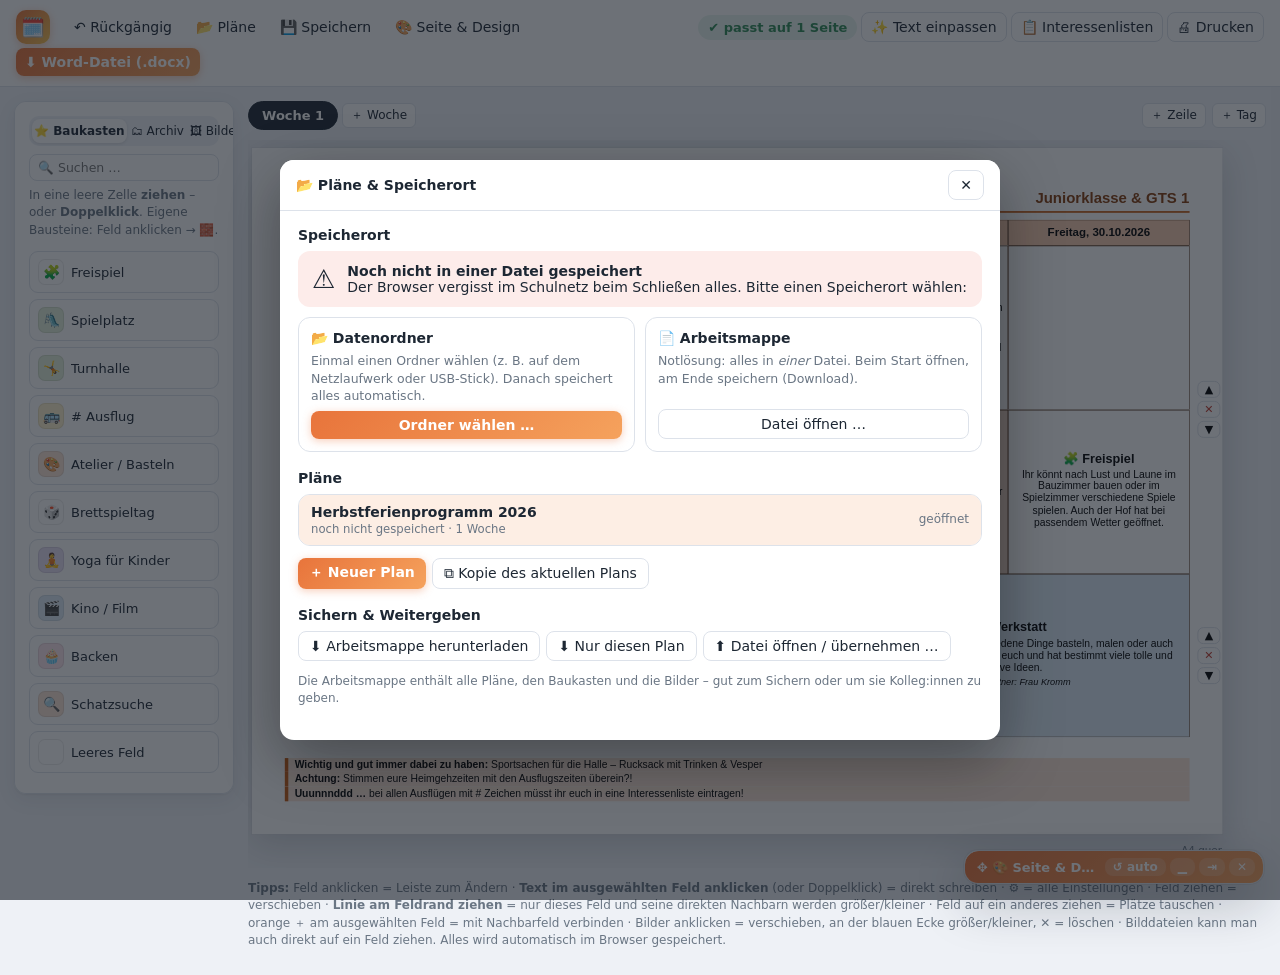
<file: ferienprogramm/index.html>
<!doctype html>
<html lang="de">
<head>
<meta charset="utf-8">
<meta name="viewport" content="width=device-width, initial-scale=1">
<title>Ferienprogramm-Planer</title>
<script src="lib/docx.js"></script>
<style>
  :root {
    --bg: #eef1f6; --panel: #ffffff; --line: #dde2ea; --text: #1d2733; --muted: #6a7684;
    --accent: #e8743b; --accent-2: #f5a25d; --accent-soft: #fdeee4; --danger: #c0392b; --ok: #2e8b57;
    --shadow: 0 1px 2px rgba(16,24,40,.06), 0 6px 20px rgba(16,24,40,.07);
    --radius: 12px;
  }
  * { box-sizing: border-box; }
  html, body { height: 100%; }
  body { margin: 0; font-family: "Segoe UI", system-ui, -apple-system, Arial, sans-serif; color: var(--text); background: var(--bg); font-size: 14px; }
  button, input, select, textarea { font: inherit; color: inherit; }
  button { cursor: pointer; border: 1px solid var(--line); background: #fff; border-radius: 8px; padding: 6px 11px; transition: border-color .15s, background .15s, transform .05s; }
  button:hover { border-color: var(--accent); }
  button:active { transform: translateY(1px); }
  button.primary { background: linear-gradient(135deg, var(--accent), var(--accent-2)); color: #fff; border: none; font-weight: 600; box-shadow: 0 2px 8px rgba(232,116,59,.35); }
  button.ghost { background: transparent; border-color: transparent; }
  button.ghost:hover { background: var(--accent-soft); }
  button.danger { color: var(--danger); }
  button.small { padding: 3px 8px; font-size: 12px; border-radius: 6px; }
  button.on { background: var(--accent-soft); border-color: var(--accent); }
  input[type=text], input[type=date], input[type=number], textarea, select {
    width: 100%; border: 1px solid var(--line); border-radius: 8px; padding: 6px 9px; background: #fff; font-size: 13px;
  }
  input:focus, textarea:focus, select:focus { outline: 2px solid var(--accent-soft); border-color: var(--accent); }
  textarea { resize: vertical; min-height: 54px; }
  label { display: block; font-size: 12px; color: var(--muted); margin: 10px 0 3px; font-weight: 500; }
  hr { border: none; border-top: 1px solid var(--line); margin: 14px 0; }

  /* ---------- Rahmen ---------- */
  .topbar { display: flex; flex-wrap: wrap; gap: 8px; align-items: center; padding: 10px 16px; background: #fff; border-bottom: 1px solid var(--line); position: sticky; top: 0; z-index: 50; }
  .brand { display: flex; align-items: center; gap: 10px; margin-right: 10px; }
  .brand .logo { width: 34px; height: 34px; border-radius: 10px; background: linear-gradient(135deg, var(--accent), #f6c453); display: grid; place-items: center; font-size: 19px; box-shadow: 0 2px 8px rgba(232,116,59,.35); }
  .brand b { font-size: 16px; display: block; }
  .brand small { color: var(--muted); font-size: 11px; }
  @media (max-width: 1600px) { .brand > div:last-child { display: none; } .topbar { gap: 4px; } .topbar button { padding: 6px 9px; } }
  .spacer { flex: 1; }
  .status { font-size: 13px; padding: 5px 10px; border-radius: 20px; background: #e8f5ee; color: var(--ok); font-weight: 600; display: flex; gap: 6px; align-items: center; }
  .status.warn { background: #fdecea; color: var(--danger); }
  .app { display: grid; grid-template-columns: 220px minmax(0, 1fr) 310px; gap: 14px; padding: 14px; align-items: start; }
  .panel { background: var(--panel); border: 1px solid var(--line); border-radius: var(--radius); padding: 14px; box-shadow: var(--shadow); }
  .panel h2 { font-size: 14px; margin: 0 0 8px; display: flex; align-items: center; gap: 6px; }
  .side { position: sticky; top: 70px; max-height: calc(100vh - 84px); overflow: auto; }
  @media (max-width: 1150px) { .app { grid-template-columns: 1fr; } .side { position: static; max-height: none; } }
  .hint { font-size: 12px; color: var(--muted); line-height: 1.45; }

  /* ---------- Baukasten ---------- */
  .lib-item { border: 1px solid var(--line); border-radius: 9px; padding: 7px 8px; margin-bottom: 6px; cursor: grab; display: flex; gap: 7px; align-items: center; font-size: 13px; background: #fff; transition: box-shadow .15s, transform .15s; }
  .lib-item:hover { box-shadow: 0 3px 10px rgba(0,0,0,.08); transform: translateX(2px); }
  .lib-item .sw { width: 26px; height: 26px; border-radius: 7px; border: 1px solid rgba(0,0,0,.08); flex: none; display: grid; place-items: center; font-size: 14px; }
  .lib-item .name { flex: 1; overflow: hidden; text-overflow: ellipsis; white-space: nowrap; }
  .lib-item button { padding: 0 5px; border: none; color: var(--muted); background: none; visibility: hidden; }
  .lib-item:hover button { visibility: visible; }

  /* ---------- Arbeitsfläche ---------- */
  .toolbar2 { display: flex; gap: 6px; flex-wrap: wrap; align-items: center; margin-bottom: 10px; }
  .tabs { display: flex; gap: 4px; flex-wrap: wrap; align-items: center; }
  .tab { padding: 6px 13px; border-radius: 20px; border: 1px solid var(--line); background: #fff; cursor: pointer; font-size: 13px; }
  .tab.active { background: var(--text); color: #fff; border-color: var(--text); font-weight: 600; }
  .stage { overflow-x: auto; overflow-y: hidden; padding: 8px 4px 4px; }
  .zoomwrap { position: relative; margin: 0 auto; }
  .page {
    position: absolute; left: 0; top: 0; transform-origin: 0 0;
    width: 297mm; height: 210mm; background: #fff; box-shadow: 0 10px 40px rgba(16,24,40,.18), 0 0 0 1px rgba(0,0,0,.04);
    display: flex; flex-direction: column; font-family: Arial, "Liberation Sans", Helvetica, sans-serif; color: #000;
  }
  .page::after { content: "A4 quer"; position: absolute; right: 0; bottom: -7mm; font: 9pt system-ui, sans-serif; color: var(--muted); }
  .ptitle { display: flex; justify-content: space-between; align-items: flex-end; gap: 4mm; padding-bottom: 1.2mm; margin-bottom: 2mm; border-bottom: 1.5pt solid var(--t-accent); flex: none; line-height: 1.15; }
  .ptitle .t { font-weight: 700; color: var(--t-title); }
  .ptitle .s { font-weight: 700; color: var(--t-title); text-align: right; }
  .gridwrap { flex: 1; position: relative; min-height: 0; }
  .grid { position: absolute; left: 0; top: 0; }
  .grid > .gh, .grid > .cell, .grid > .block { position: absolute; }
  .pnotes { flex: none; margin-top: 2mm; line-height: 1.15; }
  .pnotes p { margin: 0; padding: .4mm 2mm .4mm 2mm; background: var(--t-note); border-left: 3pt solid var(--t-accent); }

  .gh, .cell, .block { box-shadow: inset 0 0 0 .5pt var(--t-line); }
  .gh { background: var(--t-head); font-weight: 700; text-align: center; display: flex; align-items: center; justify-content: center; position: relative; padding: 0 1.5mm; }
  .gh input { border: none; background: transparent; text-align: center; font-weight: 700; padding: 0; border-radius: 3px; width: 100%; font-family: inherit; font-size: inherit; color: inherit; }
  .gh input:focus { background: rgba(255,255,255,.8); outline: none; }
  .gh .col-tools { position: absolute; top: -9mm; left: 50%; transform: translateX(-50%); display: none; gap: 2px; z-index: 6; background: #fff; padding: 2px; border-radius: 8px; box-shadow: var(--shadow); font-family: system-ui; }
  .gh:hover .col-tools, .gh:focus-within .col-tools { display: flex; }
  .cell { display: flex; align-items: center; justify-content: center; }
  .cell .add { opacity: 0; transition: opacity .15s; border-style: dashed; color: var(--muted); font-family: system-ui; }
  .cell:hover .add { opacity: 1; }
  .cell.drop-ok { background: #e3f4e6; box-shadow: inset 0 0 0 2px #3a9a4b; }
  .cell.drop-bad { background: #fbe3e1; }

  .block { display: flex; flex-direction: column; justify-content: center; padding: 1mm 1.5mm; overflow: hidden; text-align: center; cursor: pointer; font-size: var(--fs); line-height: 1.15; word-wrap: break-word; }
  .block:hover { outline: 2px solid rgba(232,116,59,.35); outline-offset: -2px; }
  .block.selected { outline: 2.5px solid var(--accent); outline-offset: -2.5px; overflow: visible; z-index: 5; }
  .block.drop-ok { box-shadow: inset 0 0 0 3px #3a9a4b; }
  .block.drop-bad { opacity: .6; }
  .block.dragging { opacity: .35; }
  .block.imgdrop { outline: 3px dashed var(--accent); outline-offset: -3px; }
  .content { position: relative; isolation: isolate; }
  .content p { margin: 0 0 3pt; white-space: pre-wrap; }
  .content .b-title { font-weight: 700; font-size: calc(var(--fs) + 2pt); }
  .content .b-time { font-weight: 700; }
  .content .b-note { font-weight: 700; }
  .content .b-contact { font-style: italic; font-size: calc(var(--fs) - 1pt); }
  .content .b-imgs { line-height: 0; }
  .content .b-imgs .imgbox { display: inline-block; margin: 0 .8mm; vertical-align: bottom; }
  .block.overflow::after { content: "⚠ zu viel Text"; position: absolute; right: 2px; bottom: 2px; background: var(--danger); color: #fff; font: 600 10px system-ui; padding: 2px 6px; border-radius: 10px; z-index: 7; }
  .block.selected.overflow::after { bottom: -18px; }

  .imgbox { position: relative; }
  .imgbox img { width: 100%; display: block; pointer-events: none; user-select: none; }
  .imgbox.free { position: absolute; z-index: 2; }
  .imgbox.fl { float: left; clear: both; margin: 0 2.5mm 2.5mm 0; }
  .imgbox.fr { float: right; clear: both; margin: 0 0 2.5mm 2.5mm; }
  .fspacer { width: 0; float: left; clear: both; }
  /* Felder mit frei platzierten Bildern: Inhalt beginnt oben, das Bild kann überall im Feld stehen */
  .block.imgfree { justify-content: flex-start; }
  .content { display: flow-root; }
  .imgbox.dragging { opacity: .75; }
  .imgbox.behind { z-index: -1; }
  .imgbox { cursor: move; }
  .imgbox.sel { outline: 2px solid #2f80ed; outline-offset: 1px; }
  .imgbox .ih { display: none; position: absolute; width: 12px; height: 12px; right: -7px; bottom: -7px; background: #2f80ed; border: 2px solid #fff; border-radius: 50%; cursor: nwse-resize; z-index: 8; }
  .imgbox .ix { display: none; position: absolute; top: -10px; right: -10px; width: 20px; height: 20px; border-radius: 50%; background: var(--danger); color: #fff; border: 2px solid #fff; font: 700 11px/16px system-ui; text-align: center; cursor: pointer; z-index: 8; padding: 0; }
  .imgbox.sel .ih, .imgbox.sel .ix { display: block; }

  .knob { position: absolute; z-index: 9; width: 18px; height: 18px; border-radius: 50%; background: var(--accent); color: #fff; border: 2px solid #fff; box-shadow: 0 1px 4px rgba(0,0,0,.3); font: 700 10px/14px system-ui; text-align: center; }
  .knob.kr { right: -10px; top: 50%; margin-top: -9px; cursor: pointer; }
  .knob.kb { bottom: -10px; left: 50%; margin-left: -9px; cursor: pointer; }
  .knob:hover { transform: scale(1.2); }

  .divider { position: absolute; z-index: 6; }
  .divider.head { z-index: 7; }
  .divider .sizetip { position: absolute; background: #2f80ed; color: #fff; font: 600 11px system-ui; padding: 2px 7px; border-radius: 6px; white-space: nowrap; pointer-events: none; z-index: 20; }
  .divider.v .sizetip { top: 50%; left: 8px; transform: translateY(-50%); }
  .divider.h .sizetip { left: 50%; top: 8px; transform: translateX(-50%); }
  .divider:not(.active) .sizetip { display: none; }
  .divider.v { width: 9px; margin-left: -4.5px; cursor: col-resize; }
  .divider.h { height: 9px; margin-top: -4.5px; cursor: row-resize; }
  /* Griffe innen am eigenen Rand des Felds */
  .divider.v.in-end { width: 7px; margin-left: -7px; }
  .divider.v.in-start { width: 7px; margin-left: 0; }
  .divider.h.in-end { height: 7px; margin-top: -7px; }
  .divider.h.in-start { height: 7px; margin-top: 0; }
  .divider:hover, .divider.active { background: rgba(47,128,237,.35); }
  .rowtools { position: absolute; display: flex; flex-direction: column; gap: 3px; justify-content: center; font-family: system-ui; }
  .rowtools button { padding: 1px 6px; font-size: 11px; }

  /* ---------- Editor ---------- */
  .swatches { display: flex; flex-wrap: wrap; gap: 5px; }
  .swatches span { width: 25px; height: 25px; border-radius: 7px; border: 1px solid rgba(0,0,0,.15); cursor: pointer; transition: transform .1s; }
  .swatches span:hover { transform: scale(1.12); }
  .swatches span.on { outline: 2.5px solid var(--accent); outline-offset: 1px; }
  .emojis { display: grid; grid-template-columns: repeat(8, 1fr); gap: 2px; }
  .emojis button { padding: 3px 0; font-size: 17px; border: 1px solid transparent; background: none; }
  .emojis button.on { border-color: var(--accent); background: var(--accent-soft); }
  .row2 { display: grid; grid-template-columns: 1fr 1fr; gap: 8px; }
  .btnrow { display: flex; flex-wrap: wrap; gap: 6px; margin-top: 12px; }
  .check { display: flex; gap: 7px; align-items: center; font-size: 13px; color: var(--text); margin-top: 8px; }
  .check input { width: auto; margin: 0; accent-color: var(--accent); }
  .stepper { display: flex; align-items: center; gap: 6px; }
  .stepper b { min-width: 52px; text-align: center; font-size: 13px; }
  .imglist .it { display: grid; grid-template-columns: 46px 1fr; gap: 8px; align-items: center; border: 1px solid var(--line); border-radius: 9px; padding: 6px; margin-bottom: 6px; }
  .imglist .it.sel { border-color: #2f80ed; background: #f2f7fe; }
  .imglist img { width: 46px; height: 46px; object-fit: contain; background: #f6f6f6; border-radius: 6px; }
  .imglist .ctl { display: flex; flex-wrap: wrap; gap: 4px; align-items: center; }
  .imglist input[type=range] { width: 100%; accent-color: #2f80ed; }
  .themes { display: grid; grid-template-columns: 1fr 1fr; gap: 6px; }
  .theme { border: 1px solid var(--line); border-radius: 10px; padding: 7px; cursor: pointer; font-size: 12.5px; display: flex; gap: 7px; align-items: center; background: #fff; }
  .theme .dots { display: flex; }
  .theme .dots i { width: 12px; height: 12px; border-radius: 50%; margin-right: -3px; border: 1.5px solid #fff; }
  .theme.on { border-color: var(--accent); background: var(--accent-soft); font-weight: 600; }
  .upload { display: flex; align-items: center; justify-content: center; gap: 6px; border: 2px dashed var(--line); border-radius: 10px; padding: 10px; color: var(--muted); cursor: pointer; font-size: 13px; }
  .upload:hover { border-color: var(--accent); color: var(--accent); }

  /* ---------- schwebendes Bearbeiten-Fenster ---------- */
  .winbar { display: flex; align-items: center; gap: 4px; margin: -14px -14px 10px; padding: 7px 8px 7px 12px; border-radius: 12px 12px 0 0;
    background: linear-gradient(135deg, var(--accent), var(--accent-2)); color: #fff; font-weight: 600; font-size: 13px; }
  .winbar button { background: rgba(255,255,255,.18); border: none; color: #fff; padding: 2px 8px; font-size: 12px; }
  .winbar button:hover { background: rgba(255,255,255,.35); }
  #right:not(.float) #winAuto, #right:not(.float) #winMin, #right:not(.float) #winDock, #right:not(.float) .grip { display: none; }
  .app.floating { grid-template-columns: 220px minmax(0, 1fr); }
  #right.float { position: fixed; z-index: 60; width: 300px; max-height: calc(100vh - 90px); overflow: auto; padding: 0;
    box-shadow: 0 18px 50px rgba(16,24,40,.28), 0 0 0 1px rgba(0,0,0,.05); border-radius: 14px; }
  #right.float .winbar { position: sticky; top: 0; z-index: 2; cursor: grab; user-select: none; margin: 0; border-radius: 14px 14px 0 0; }
  #right.float .winbar:active { cursor: grabbing; }
  #right.float .winbar button { background: rgba(255,255,255,.18); border: none; color: #fff; padding: 2px 8px; font-size: 12px; }
  #right.float .winbar button:hover { background: rgba(255,255,255,.35); }
  #right.float #rightBody { padding: 4px 14px 12px; }
  #winTitle { overflow: hidden; text-overflow: ellipsis; white-space: nowrap; }
  #right.float.min #rightBody { display: none; }
  #right.float.min { border-radius: 14px; }
  #right:not(.float) .dockbtn { display: block; }
  .dockbtn { display: none; width: 100%; margin-bottom: 10px; }
  details.sec { border-top: 1px solid var(--line); }
  details.sec:first-of-type { border-top: none; }
  details.sec > summary { display: flex; align-items: center; gap: 6px; padding: 9px 2px; font-size: 13.5px; }
  details.sec > summary::before { content: "▸"; color: var(--muted); width: 10px; transition: transform .15s; display: inline-block; }
  details.sec[open] > summary::before { content: "▸"; transform: rotate(90deg); }
  details.sec > summary span:first-of-type { flex: 1; }
  details.sec > summary:hover { color: var(--accent); }
  .sumval { font-weight: 500; color: var(--muted); font-size: 12px; display: flex; align-items: center; gap: 5px; }
  .sumval .dot { width: 12px; height: 12px; border-radius: 4px; border: 1px solid rgba(0,0,0,.15); display: inline-block; }
  .secbody { padding: 0 2px 12px; }
  .secbody > label:first-child { margin-top: 0; }
  .actions { display: flex; gap: 6px; border-top: 1px solid var(--line); padding-top: 10px; margin-top: 2px; }
  .actions button { flex: 1; white-space: nowrap; }
  .toast { position: fixed; bottom: 22px; left: 50%; transform: translateX(-50%) translateY(10px); background: #1d2733; color: #fff; padding: 10px 18px; border-radius: 10px; font-size: 14px; opacity: 0; transition: opacity .2s, transform .2s; pointer-events: none; z-index: 100; box-shadow: var(--shadow); }
  .toast.show { opacity: 1; transform: translateX(-50%); }
  /* ---------- Leiste am Feld & direkt schreiben ---------- */
  .ctx { position: fixed; z-index: 70; display: flex; align-items: center; gap: 2px; padding: 4px; background: #fff; border-radius: 11px;
    box-shadow: 0 8px 26px rgba(16,24,40,.22), 0 0 0 1px rgba(0,0,0,.06); font-size: 14px; }
  .ctx[hidden], .ctxpop[hidden] { display: none; }
  .ctx button { border: none; background: none; padding: 4px 8px; border-radius: 7px; min-width: 30px; font-weight: 600; }
  .ctx button:hover, .ctx button.open { background: var(--accent-soft); }
  .ctx button.on { background: var(--accent); color: #fff; }
  .ctx button.lbl { min-width: 26px; padding: 4px 2px; color: var(--muted); }
  .ctx button.danger { color: var(--danger); }
  .ctx .dot { display: inline-block; width: 16px; height: 16px; border-radius: 5px; border: 1px solid rgba(0,0,0,.2); vertical-align: middle; }
  .ctx .sep { width: 1px; height: 20px; background: var(--line); margin: 0 3px; }
  .ctxpop { position: fixed; z-index: 71; background: #fff; border-radius: 11px; padding: 8px; box-shadow: 0 10px 30px rgba(16,24,40,.25), 0 0 0 1px rgba(0,0,0,.06); }
  .ctxpop .swatches { width: 230px; }
  .ctxpop .emojis { width: 280px; }
  .ctxpop .cpick { width: 27px; height: 27px; padding: 0; border: none; background: none; cursor: pointer; }
  .ctxpop .menu { display: flex; flex-direction: column; min-width: 190px; }
  .ctxpop .menu button { border: none; background: none; text-align: left; padding: 7px 10px; border-radius: 7px; }
  .ctxpop .menu button:hover { background: var(--accent-soft); }
  .block.selected [data-k] { cursor: text; border-radius: 2px; }
  .block.selected:not(.editing) [data-k]:hover { background: rgba(255,255,255,.7); box-shadow: 0 0 0 1px rgba(232,116,59,.6); }
  [data-k][contenteditable] { background: #fff; outline: 2px solid var(--accent); outline-offset: 1px; cursor: text; white-space: pre-wrap; }

  /* ---------- Baukasten-Reiter ---------- */
  .ltabs { display: flex; gap: 2px; background: var(--bg); padding: 3px; border-radius: 10px; margin-bottom: 8px; }
  .ltabs button { flex: 1; border: none; background: none; padding: 5px 2px; font-size: 12px; border-radius: 8px; white-space: nowrap; }
  .ltabs button.on { background: #fff; font-weight: 700; box-shadow: 0 1px 3px rgba(0,0,0,.1); }
  #libSearch { font-size: 12.5px; padding: 5px 8px; }
  .lib-item .from { display: block; font-size: 10.5px; color: var(--muted); overflow: hidden; text-overflow: ellipsis; white-space: nowrap; }
  .lib-item .name b { font-weight: 500; display: block; overflow: hidden; text-overflow: ellipsis; }
  .imggrid { display: grid; grid-template-columns: 1fr 1fr; gap: 6px; }
  .imggrid .im { position: relative; border: 1px solid var(--line); border-radius: 8px; background: #f6f6f6 center/contain no-repeat; aspect-ratio: 1; cursor: grab; }
  .imggrid .im:hover { border-color: var(--accent); }
  .imggrid .im span { position: absolute; left: 0; right: 0; bottom: 0; font-size: 10px; background: rgba(255,255,255,.85); padding: 1px 4px; border-radius: 0 0 8px 8px; overflow: hidden; text-overflow: ellipsis; white-space: nowrap; }
  .topbar button.save.dirty { color: var(--danger); font-weight: 700; }
  .topbar button.save.ok { color: var(--ok); }

  /* ---------- Dialog Pläne & Speicherort ---------- */
  #fmodal { align-items: center; justify-content: center; }
  .fbox { background: #fff; border-radius: 14px; width: min(720px, calc(100vw - 32px)); max-height: calc(100vh - 40px); display: flex; flex-direction: column; overflow: hidden; box-shadow: 0 20px 60px rgba(0,0,0,.35); }
  .fbody { overflow: auto; padding: 16px 18px 20px; }
  .fbody h3 { font-size: 14px; margin: 18px 0 8px; }
  .fbody h3:first-child { margin-top: 0; }
  .where { display: flex; gap: 12px; align-items: center; padding: 12px 14px; border-radius: 12px; background: var(--bg); }
  .where .big { font-size: 26px; }
  .where .txt { flex: 1; }
  .where .txt b { display: block; font-size: 14px; }
  .where.ok { background: #e8f5ee; }
  .where.warn { background: #fdecea; }
  .choices { display: grid; grid-template-columns: 1fr 1fr; gap: 10px; }
  .choice { border: 1px solid var(--line); border-radius: 12px; padding: 12px; display: flex; flex-direction: column; gap: 6px; }
  .choice p { margin: 0; font-size: 12.5px; color: var(--muted); line-height: 1.4; flex: 1; }
  .plist { border: 1px solid var(--line); border-radius: 12px; overflow: hidden; }
  .plist .pr { display: flex; align-items: center; gap: 10px; padding: 9px 12px; border-top: 1px solid var(--line); }
  .plist .pr:first-child { border-top: none; }
  .plist .pr.cur { background: var(--accent-soft); }
  .plist .pr .nm { flex: 1; min-width: 0; }
  .plist .pr .nm b { display: block; overflow: hidden; text-overflow: ellipsis; white-space: nowrap; }
  .plist .pr .nm small { color: var(--muted); }
  @media (max-width: 600px) { .choices { grid-template-columns: 1fr; } }

  /* ---------- Interessenlisten ---------- */
  .modal { position: fixed; inset: 0; z-index: 200; background: rgba(20,26,36,.62); display: flex; flex-direction: column; }
  .modal[hidden] { display: none; }
  .mbar { display: flex; gap: 8px; align-items: center; padding: 10px 16px; background: #fff; border-bottom: 1px solid var(--line); }
  .mbody { flex: 1; overflow: auto; padding: 20px; display: flex; flex-wrap: wrap; gap: 24px; justify-content: center; align-content: flex-start; }
  .lwrap { display: flex; flex-direction: column; gap: 6px; }
  .lcap { color: #fff; font-size: 13px; font-weight: 600; }
  .lthumb { position: relative; overflow: hidden; box-shadow: 0 10px 30px rgba(0,0,0,.35); background: #fff; }
  .lthumb .lpage { position: absolute; left: 0; top: 0; transform-origin: 0 0; }
  #printArea { position: absolute; left: -10000px; top: 0; }
  .ppage { width: 297mm; height: 210mm; position: relative; overflow: hidden; background: #fff; }
  .ppage .page { position: relative; transform: none; box-shadow: none; }
  .ppage .page::after { display: none; }
  .lthumb > .ppage { position: absolute; left: 0; top: 0; transform-origin: 0 0; }
  .lpage { width: 210mm; height: 297mm; padding: 10mm 14mm 14mm; background: #fff; display: flex; flex-direction: column; position: relative;
    font-family: Arial, "Liberation Sans", Helvetica, sans-serif; color: #222; line-height: 1.15; }
  .l-top { display: flex; justify-content: space-between; align-items: flex-end; border-bottom: 3pt solid var(--l-accent); padding-bottom: 1.5mm; }
  .l-kind { font-size: 11pt; font-weight: 700; color: var(--l-accent); text-transform: uppercase; letter-spacing: .3px; }
  .l-group { font-size: 10pt; color: #555; }
  .l-h1 { margin: 4mm 0 3mm; font-size: 22pt; color: var(--l-title); display: flex; gap: 3mm; align-items: center; line-height: 1.15; }
  .l-info { display: grid; grid-template-columns: 40mm 1fr; background: var(--l-head); padding: 1.5mm 2mm 1.5mm 5mm; font-size: 11pt; row-gap: 1.2mm; }
  .l-info b { color: var(--l-title); }
  .l-text { margin-top: 3mm; font-size: 11pt; line-height: 1.3; white-space: pre-wrap; }
  .l-hint { margin-top: 3mm; background: var(--l-note); border-left: 4.5pt solid var(--l-accent); padding: .5mm 3mm; font-size: 11pt; white-space: pre-wrap; }
  .l-lh { display: flex; justify-content: space-between; align-items: baseline; margin: 4mm 0 2mm; }
  .l-lh b { font-size: 14pt; color: var(--l-title); }
  .l-lh span { font-size: 10pt; color: #666; }
  .l-tw { flex: 1; min-height: 0; }
  .l-tw table { width: 100%; border-collapse: collapse; table-layout: fixed; }
  .l-tw th { background: var(--l-accent); color: #fff; font-size: 11pt; text-align: left; padding: 1.5mm 3mm; border: .75pt solid var(--l-line); }
  .l-tw th.c-nr, .l-tw th.c-staff { text-align: center; padding: 1.5mm 1mm; }
  .l-tw th.c-staff { font-size: 8.5pt; }
  .l-tw td { border: .75pt solid var(--l-line); padding: 0 3mm; font-size: 12pt; }
  .l-tw td.c-nr { text-align: center; font-weight: 700; color: var(--l-title); background: var(--l-note); padding: 0; }
  .l-tw tr.wait td.c-nr { background: #EDEDED; color: #777; }
  .l-tw tr.sep td { border-left: none; border-right: none; vertical-align: bottom; font-weight: 700; color: #666; padding: 0 0 .5mm; }
  .l-foot { position: absolute; left: 14mm; right: 14mm; bottom: 6mm; display: flex; justify-content: space-between; font-size: 9pt; color: #777; }
  @media print {
    @page { size: A4 portrait; margin: 0; }
    body { background: #fff; }
    body > *:not(#printArea) { display: none !important; }
    #printArea { position: static; }
    @page plan { size: A4 landscape; margin: 0; }
    #printArea .ppage { page: plan; }
    #printArea > div { break-after: page; }
    #printArea > div:last-child { break-after: auto; }
    * { -webkit-print-color-adjust: exact; print-color-adjust: exact; }
  }
  details > summary { cursor: pointer; font-weight: 600; font-size: 14px; list-style: none; }
  details > summary::before { content: "▸ "; color: var(--muted); }
  details[open] > summary::before { content: "▾ "; }
</style>
</head>
<body>

<div class="topbar">
  <div class="brand"><div class="logo">🗓️</div><div><b>Ferienprogramm-Planer</b><small>Baukasten · A4 quer · Word-Export</small></div></div>
  <button class="ghost" id="btnUndo" title="Rückgängig (Strg+Z)">↶ Rückgängig</button>
  <button class="ghost" id="btnFiles" title="Pläne öffnen, neu anlegen, Datenordner oder Arbeitsmappe wählen">📂 Pläne</button>
  <button class="ghost save" id="btnSave" title="Speichern">💾 Speichern</button>
  <input type="file" id="fileLoad" accept=".json,application/json" hidden>
  <button class="ghost" id="btnDesign" title="Thema, Überschrift, Hinweise, Interessenlisten-Vorlage …">🎨 Seite &amp; Design</button>
  <span class="spacer"></span>
  <span class="status" id="status">✔ passt auf 1 Seite</span>
  <button id="btnFit" title="Schrift in übervollen Feldern automatisch verkleinern">✨ Text einpassen</button>
  <button id="btnLists" title="Alle Interessenlisten ansehen, drucken oder als Word-Datei speichern">📋 Interessenlisten</button>
  <button id="btnPrint" title="Druckansicht: alle Wochen (und auf Wunsch die Interessenlisten) ansehen und drucken">🖨 Drucken</button>
  <button class="primary" id="btnWord">⬇ Word-Datei (.docx)</button>
</div>

<div class="app" id="app">
  <!-- Baukasten -->
  <aside class="panel side" id="libPanel">
    <div class="ltabs" id="libTabs">
      <button data-t="lib" title="Deine gemerkten Bausteine">⭐ Baukasten</button>
      <button data-t="arch" title="Alle Angebote aus früheren Plänen">🗂 Archiv</button>
      <button data-t="img" title="Gemerkte Bilder">🖼 Bilder</button>
    </div>
    <input type="text" id="libSearch" placeholder="🔍 Suchen …">
    <p class="hint" id="libHint" style="margin-top:6px"></p>
    <div id="lib"></div>
    <input type="file" id="libImgInput" accept="image/*" multiple hidden>
  </aside>

  <!-- Seite -->
  <main>
    <div class="toolbar2">
      <div class="tabs" id="tabs"></div>
      <span class="spacer"></span>
      <button class="small" id="btnAddRow">＋ Zeile</button>
      <button class="small" id="btnAddCol">＋ Tag</button>
    </div>
    <div class="stage" id="stage"><div class="zoomwrap" id="zoomwrap"><div class="page" id="page"></div></div></div>
    <p class="hint">
      <b>Tipps:</b> Feld anklicken = Leiste zum Ändern · <b>Text im ausgewählten Feld anklicken</b> (oder Doppelklick) = direkt schreiben · ⚙ = alle Einstellungen · Feld ziehen = verschieben · <b>Linie am Feldrand ziehen</b> = nur dieses Feld und seine direkten Nachbarn werden größer/kleiner ·
      Feld auf ein anderes ziehen = Plätze tauschen · orange ＋ am ausgewählten Feld = mit Nachbarfeld verbinden · Bilder anklicken = verschieben, an der blauen Ecke größer/kleiner, ✕ = löschen ·
      Bilddateien kann man auch direkt auf ein Feld ziehen. Alles wird automatisch im Browser gespeichert.
    </p>
  </main>

  <!-- Rechte Seite: Feld-Editor oder Seiteneinstellungen -->
  <aside class="panel side" id="right">
    <div class="winbar" id="winbar" title="Hier anfassen und verschieben">
      <span class="grip">✥</span><span id="winTitle" style="flex:1">Bearbeiten</span>
      <button id="winAuto" title="Fenster wieder automatisch neben dem Feld öffnen">↺ auto</button>
      <button id="winMin" title="Ein-/Ausklappen">▁</button>
      <button id="winDock" title="Rechts am Rand andocken">⇥</button>
      <button id="winClose" title="Auswahl aufheben (Esc)">✕</button>
    </div>
    <button class="small dockbtn" id="winFloat">🪟 Als schwebendes Fenster lösen</button>
    <div id="rightBody"></div>
  </aside>
</div>

<input type="file" id="imgInput" accept="image/*" multiple hidden>
<div class="ctx" id="ctx" hidden></div>
<div class="ctxpop" id="ctxpop" hidden></div>
<div class="toast" id="toast"></div>

<!-- Vorschau Interessenlisten -->
<div class="modal" id="lmodal" hidden>
  <div class="mbar">
    <b id="lmTitle">📋 Interessenlisten</b><span class="spacer"></span>
    <label class="check" id="lmAttachWrap" style="margin:0 8px 0 0"><input type="checkbox" id="lmAttach"> 📋 Interessenlisten mit dazu</label>
    <button id="lmPrint">🖨 Drucken</button>
    <button class="primary" id="lmWord">⬇ Word-Datei</button>
    <button id="lmClose" title="Schließen (Esc)">✕</button>
  </div>
  <div class="mbody" id="lmBody"></div>
</div>
<!-- Pläne & Speicherort -->
<div class="modal" id="fmodal" hidden>
  <div class="fbox">
    <div class="mbar"><b>📂 Pläne &amp; Speicherort</b><span class="spacer"></span><button id="fmClose" title="Schließen (Esc)">✕</button></div>
    <div class="fbody" id="fmBody"></div>
  </div>
</div>

<!-- Druckbereich: wird unsichtbar aufgebaut (zum Ausmessen) und nur beim Drucken gezeigt -->
<div id="printArea"></div>

<script>
"use strict";
/* ============================================================
   Konstanten, Themen
   ============================================================ */
const PX = 96 / 25.4;                 // Pixel pro mm (CSS)
const TW = 1440 / 25.4;               // Twips pro mm (Word)
const EMU = 36000;                    // EMU pro mm (Word-Grafiken)
const PAGE_W = 297, PAGE_H = 210;     // A4 quer
const SAFETY = 4;                     // mm Reserve, damit Word sicher auf einer Seite bleibt
const STORE_KEY = "ferienplaner.v2", LIB_KEY = "ferienplaner.lib.v2";
const WEEKDAYS = ["Sonntag", "Montag", "Dienstag", "Mittwoch", "Donnerstag", "Freitag", "Samstag"];
const EMOJIS = ["", "🍂", "🍁", "🎃", "🌰", "🍄", "☀️", "🌷", "❄️", "⛄", "🎄", "🐣", "⚽", "🤸", "🏃", "🧘", "🎨", "✂️", "🖌️", "🔨", "🧵", "🎲", "🧩", "🎬", "🍿", "🧁", "🍳", "🥨", "🌳", "🛝", "🚌", "🚂", "🏊", "🎵", "📚", "🔍", "🗺️", "💎", "🐾", "⭐"];

const THEMES = {
  klassisch: { name: "Klassisch", icon: "📘", head: "#DEEAF6", title: "#1F3864", accent: "#2E75B6", note: "#EAF1FB", line: "#404040", deco: "",
    palette: ["#FFFFFF", "#DEEAF6", "#E2EFD9", "#FFF2CC", "#FBE4D5", "#EDE2F6", "#FCE4EC", "#E0F7F7", "#EDEDED", "#BDD6EE", "#C5E0B3", "#F8CBAD"] },
  herbst: { name: "Herbst", icon: "🍂", head: "#F8CBAD", title: "#843C0C", accent: "#C55A11", note: "#FBE5D6", line: "#5A3A22", deco: "🍂",
    palette: ["#FFFFFF", "#FBE5D6", "#FFF2CC", "#FFE699", "#F8CBAD", "#E2EFD9", "#C5E0B3", "#EAD1C1", "#F4B183", "#FCE4D6", "#EDEDED", "#DDEBF7"] },
  winter: { name: "Winter", icon: "❄️", head: "#BDD7EE", title: "#1F4E79", accent: "#2E75B6", note: "#DDEBF7", line: "#2F4F6F", deco: "❄️",
    palette: ["#FFFFFF", "#DDEBF7", "#BDD7EE", "#E7E6F7", "#D9D2E9", "#E2F0F9", "#F2F2F2", "#FCE4EC", "#D0E8E4", "#FFF2CC", "#C9DAF8", "#EDEDED"] },
  fruehling: { name: "Frühling", icon: "🌷", head: "#C6E0B4", title: "#375623", accent: "#70AD47", note: "#E2EFDA", line: "#3B4F2A", deco: "🌷",
    palette: ["#FFFFFF", "#E2EFDA", "#C6E0B4", "#FFF2CC", "#FCE4EC", "#F8D7E8", "#E8DFF5", "#DDEBF7", "#FFE5CC", "#F2F2F2", "#D5F0E3", "#FFF9C4"] },
  sommer: { name: "Sommer", icon: "☀️", head: "#FFD966", title: "#7F4F00", accent: "#F2A900", note: "#FFF2CC", line: "#5C4A1A", deco: "☀️",
    palette: ["#FFFFFF", "#FFF2CC", "#FFE699", "#D9F2F7", "#B4E5EF", "#FDD9CF", "#FBC4B6", "#E2EFDA", "#C6E0B4", "#F2F2F2", "#FFE5CC", "#E8DFF5"] },
};

const uid = () => Math.random().toString(36).slice(2, 10);

/** Standard für Interessenlisten (Text-Vorlage mit Platzhaltern, Spalten, Warteliste) */
const LIST_TEXT = "Du möchtest bei **{Titel}** dabei sein? Dann trag dich hier mit deinem Namen und deiner Klasse ein. Bei Fragen wendet euch bitte an **{Ansprechpartner}**.";
function defaultLists() { return { text: LIST_TEXT, klasse: true, gruppe: false, staff: true, wait: 3, attach: false }; }

/* ============================================================
   Datenmodell
   ============================================================ */
function block(o) {
  return Object.assign({ id: uid(), x: 0, y: 0, w: 1, h: 1, empty: false, icon: "", title: "", hash: false, time: "", desc: "", note: "", contact: "", color: "#FFFFFF", fs: null, imgs: [] }, o);
}
function demoPlan() {
  return {
    title: "Herbstferienprogramm 2026", subtitle: "Juniorklasse & GTS 1", deco: "🍂",
    footer: "**Wichtig und gut immer dabei zu haben:** Sportsachen für die Halle – Rucksack mit Trinken & Vesper\n**Achtung:** Stimmen eure Heimgehzeiten mit den Ausflugszeiten überein?!\n**Uuunnnddd …** bei allen Ausflügen mit # Zeichen müsst ihr euch in eine Interessenliste eintragen!",
    theme: "herbst", ...pickTheme("herbst"),
    fontSize: 9, titleSize: 20, margin: 10, headH: 8, active: 0, lists: defaultLists(),
    weeks: [{
      id: uid(), name: "Woche 1", start: "2026-10-26",
      days: ["Montag, 26.10.2026", "Dienstag, 27.10.2026", "Mittwoch, 28.10.2026", "Donnerstag, 29.10.2026", "Freitag, 30.10.2026"],
      colW: [1, 1, 1, 1, 1],
      blocks: fromGrid([1, 1, 1, 1, 1], [1, 1, 1], [
        block({ col: 0, row: 0, rs: 2, icon: "🤸", title: "Parcours in der Turnhalle", note: "Bitte bringt Sportsachen und Turnschuhe mit!", contact: "Herr Ntsinjang & Herr Daiker", color: "#E2EFD9" }),
        block({ col: 1, row: 0, icon: "🚌", title: "Ausflug", desc: "Hier kommt der Ausflug rein.", hash: true, color: "#FFF2CC" }),
        block({ col: 3, row: 0, icon: "🛝", title: "Spielplatz", desc: "Heute Morgen gehen wir nach dem Frühstück gemeinsam auf den Spielplatz. Wir sind zum Mittagessen wieder zurück.", note: "Bitte zieht wettergerechte Kleidung und Schuhe an und seid bis spätestens 9:00 Uhr da.", contact: "Fr. Schilling & Herr Daiker" }),
        block({ col: 1, row: 1, icon: "💎", title: "Schatzsuche", desc: "Wer kann das Rätsel lösen und findet den Schatz?", contact: "Fr. Feldmann", color: "#FBE5D6" }),
        block({ col: 2, row: 1, icon: "🎲", title: "Brettspieltag", desc: "Heute wird gespielt! Wenn ihr möchtet, könnt ihr auch ein Brett- oder Kartenspiel von zuhause mitbringen." }),
        block({ col: 3, row: 1, icon: "🧘", title: "Yoga für Kinder", desc: "Nach dem Ausflug und dem Mittagessen könnt ihr euch, wenn ihr möchtet, beim Yoga entspannen.", contact: "Fr. Feldmann", color: "#EAD1C1" }),
        block({ col: 4, row: 1, icon: "🧩", title: "Freispiel", desc: "Ihr könnt nach Lust und Laune im Bauzimmer bauen oder im Spielzimmer verschiedene Spiele spielen. Auch der Hof hat bei passendem Wetter geöffnet." }),
        block({ col: 0, row: 2, cs: 3, icon: "🎨", title: "Herbst-Atelier", desc: "Das Atelier wird an diesen drei Tagen immer wieder geöffnet sein. Dort könnt ihr passend zum Thema Herbst malen und basteln.", contact: "Frau Schilling", color: "#FBE5D6" }),
        block({ col: 3, row: 2, cs: 2, icon: "🔨", title: "Werkstatt", desc: "In der Werkstatt könnt ihr verschiedene Dinge basteln, malen oder auch nähen. Frau Kromm freut sich auf euch und hat bestimmt viele tolle und kreative Ideen.", contact: "Frau Kromm", color: "#DDEBF7" }),
      ])
    }]
  };
}
function pickTheme(key) {
  const t = THEMES[key] || THEMES.klassisch;
  return { headColor: t.head, titleColor: t.title, accentColor: t.accent, noteColor: t.note, lineColor: t.line };
}
function defaultLib() {
  const L = (icon, title, color, extra) => Object.assign({ id: uid(), icon, title, color, hash: false, time: "", desc: "", note: "", contact: "", imgs: [] }, extra || {});
  return [
    L("🧩", "Freispiel", "#FFFFFF", { desc: "Ihr könnt nach Lust und Laune im Bauzimmer bauen oder im Spielzimmer verschiedene Spiele spielen." }),
    L("🛝", "Spielplatz", "#E2EFD9", { desc: "Nach dem Frühstück gehen wir gemeinsam auf den Spielplatz.", note: "Bitte zieht wettergerechte Kleidung an." }),
    L("🤸", "Turnhalle", "#E2EFD9", { note: "Bitte bringt Sportsachen und Turnschuhe mit!" }),
    L("🚌", "Ausflug", "#FFF2CC", { hash: true, time: "9:00 – 15:00 Uhr", note: "Rucksack mit Trinken & Vesper mitbringen!" }),
    L("🎨", "Atelier / Basteln", "#FBE5D6", { desc: "Wir malen und basteln passend zum Thema." }),
    L("🎲", "Brettspieltag", "#FFFFFF", { desc: "Heute wird gespielt! Bringt gern eigene Spiele mit." }),
    L("🧘", "Yoga für Kinder", "#E8DFF5", { desc: "Zeit zum Entspannen." }),
    L("🎬", "Kino / Film", "#DDEBF7", { desc: "Popcorn inklusive!" }),
    L("🧁", "Backen", "#FCE4EC", { desc: "Wir backen gemeinsam." }),
    L("🔍", "Schatzsuche", "#FBE5D6", { desc: "Wer löst das Rätsel und findet den Schatz?" }),
    L("", "Leeres Feld", "#FFFFFF"),
  ];
}

/** Ältere gespeicherte Pläne auf das aktuelle Format bringen */
function migrate(p) {
  if (!p || !p.weeks) return demoPlan();
  const d = demoPlan();
  for (const k of ["fontSize", "titleSize", "margin", "headH", "theme", "deco", "headColor", "titleColor", "accentColor", "noteColor", "lineColor"]) if (p[k] == null) p[k] = d[k];
  p.lists = Object.assign(defaultLists(), p.lists || {});
  p.weeks.forEach(w => {
    if (!w.colW || w.colW.length !== w.days.length) w.colW = Array(w.days.length).fill(1);
    // ältere Raster-Pläne (Spalte/Zeile) in Rechtecke umwandeln
    if (w.blocks.some(b => b.x == null) || w.rowH || w.rows) {
      const rowH = w.rowH || Array(w.rows || 3).fill(1);
      w.blocks = fromGrid(w.colW, rowH, w.blocks.filter(b => b.x == null));
      delete w.rowH; delete w.rows;
    }
    w.blocks.forEach(b => {
      if (!b.imgs) b.imgs = [];
      if (b.img) { b.imgs.push({ id: uid(), src: b.img, mode: "top", w: (b.imgW || 4) * 10, x: 0, y: 0, behind: false, ar: 0.75 }); delete b.img; delete b.imgW; }
      if (b.icon == null) b.icon = "";
    });
  });
  return p;
}

let plan = migrate(load(STORE_KEY) || load("ferienplaner.v1"));
let planName = load("ferienplaner.name") || "";   // Dateiname (ohne .json) des geöffneten Plans
let lib = load(LIB_KEY) || defaultLib();
let selectedId = null, selImg = null;
const NEW_TITLE = "Neues Angebot";
let ui = Object.assign({ float: true, pos: null, min: false, open: {} }, load("ferienplaner.ui") || {});
if (!ui.open) ui.open = {};

let focusTitle = false; // nach „＋ Feld“ direkt in den Titel springen
let layout = null; // zuletzt berechnete Maße (mm) der aktuellen Woche
const undoStack = [];

function load(key) { try { const v = localStorage.getItem(key); return v ? JSON.parse(v) : null; } catch (e) { try { return localStorage.getItem(key); } catch (e2) { return null; } } }
function persist() {
  // Browser-Speicher ist nur Absturzschutz – im Schulnetz wird er beim Schließen gelöscht. Richtig gespeichert wird in Dateien.
  try { localStorage.setItem(STORE_KEY, JSON.stringify(plan)); localStorage.setItem("ferienplaner.name", planName); } catch (e) {}
  try { localStorage.setItem(LIB_KEY, JSON.stringify(lib)); } catch (e) {}
  if (typeof markDirty === "function") markDirty();
}
function snapshot() { undoStack.push(JSON.stringify(plan)); if (undoStack.length > 80) undoStack.shift(); }
function undo() {
  const s = undoStack.pop(); if (!s) return toast("Nichts zum Rückgängigmachen");
  plan = JSON.parse(s); if (!findBlock(selectedId)) selectedId = null; persist(); renderAll();
}
function change(fn) { snapshot(); fn(); persist(); renderAll(); }

const week = () => plan.weeks[plan.active] || plan.weeks[0];
const findBlock = (id) => id && week().blocks.find(b => b.id === id);

/* ============================================================
   Geometrie: jedes Feld ist ein Rechteck (x, y, w, h als Anteil 0…1 der Tabellenfläche).
   Die Felder füllen die Fläche lückenlos; leere Bereiche sind Felder mit empty = true.
   ============================================================ */
const EPS = 1e-4;
const MIN_W = 12, MIN_H = 8;          // Mindestgröße eines Felds in mm
const near = (a, b) => Math.abs(a - b) < EPS;
const usableW = () => PAGE_W - 2 * plan.margin;
const bodyH = () => layout ? layout.bodyH : 150;
/** Gewichte → kumulierte Anteile [0, …, 1] */
function fracs(weights) {
  const s = weights.reduce((a, b) => a + b, 0) || 1; let a = 0;
  const out = [0]; weights.forEach(v => { a += v / s; out.push(a); }); out[out.length - 1] = 1;
  return out;
}
const avg = (a) => a.reduce((x, y) => x + y, 0) / a.length;
function sortTiles(list) { return list.sort((a, b) => a.y - b.y || a.x - b.x); }
function emptyTile(x, y, w, h) { return block({ x, y, w, h, empty: true }); }

/** Raster (Spalten/Zeilen) → Rechtecke; nicht belegte Zellen werden leere Felder */
function fromGrid(colW, rowH, items) {
  const cx = fracs(colW), ry = fracs(rowH), occ = {};
  const out = items.map(it => {
    const { col = 0, row = 0, cs = 1, rs = 1, ...rest } = it;
    for (let r = row; r < row + rs; r++) for (let c = col; c < col + cs; c++) occ[r + ":" + c] = 1;
    return block(Object.assign(rest, { x: cx[col], w: cx[col + cs] - cx[col], y: ry[row], h: ry[row + rs] - ry[row], empty: false }));
  });
  for (let r = 0; r < rowH.length; r++) for (let c = 0; c < colW.length; c++)
    if (!occ[r + ":" + c]) out.push(emptyTile(cx[c], ry[r], cx[c + 1] - cx[c], ry[r + 1] - ry[r]));
  return sortTiles(out);
}

const CONTENT = { icon: "", title: "", hash: false, time: "", desc: "", note: "", contact: "", color: "#FFFFFF", fs: null, imgs: [], list: null };
function contentOf(t) {
  const c = {}; for (const k of Object.keys(CONTENT)) c[k] = t[k] ?? CONTENT[k];
  c.imgs = (c.imgs || []).map(i => Object.assign({}, i, { id: uid() }));
  return JSON.parse(JSON.stringify(c));
}
function fillTile(b, t) { Object.assign(b, contentOf(t), { empty: false }); }
function clearTile(b) { Object.assign(b, JSON.parse(JSON.stringify(CONTENT)), { empty: true }); }

/** Achsen-Helfer: "v" = senkrechte Linie (x-Richtung wird verschoben), "h" = waagerechte Linie */
const S = (b, ax) => ax === "v" ? b.x : b.y;
const E = (b, ax) => ax === "v" ? b.x + b.w : b.y + b.h;
const span = (b, ax) => ax === "v" ? [b.y, b.y + b.h] : [b.x, b.x + b.w];
const overlaps = (b, ax, s0, s1) => { const [p, q] = span(b, ax); return Math.min(q, s1) - Math.max(p, s0) > EPS; };

/** Alle Felder, die an einem Linienstück liegen: A endet an der Linie, B beginnt dort.
 *  Das Stück wächst, bis es an beiden Enden „sauber“ ist – so ändern sich nur die betroffenen Felder. */
function cluster(w, ax, e, s0, s1) {
  let A = [], B = [], grow = true;
  while (grow) {
    grow = false;
    A = w.blocks.filter(b => near(E(b, ax), e) && overlaps(b, ax, s0, s1));
    B = w.blocks.filter(b => near(S(b, ax), e) && overlaps(b, ax, s0, s1));
    for (const b of [...A, ...B]) {
      const [p, q] = span(b, ax);
      if (p < s0 - EPS) { s0 = p; grow = true; }
      if (q > s1 + EPS) { s1 = q; grow = true; }
    }
  }
  return { A, B, s0, s1 };
}
/** Ganze Linien quer über die Tabelle (kein Feld liegt darüber) */
function fullLines(w, ax) {
  const vals = new Set([0, 1]);
  w.blocks.forEach(b => { vals.add(+S(b, ax).toFixed(6)); vals.add(+E(b, ax).toFixed(6)); });
  return [...vals].sort((a, b) => a - b).filter(v => !w.blocks.some(b => S(b, ax) < v - EPS && E(b, ax) > v + EPS))
    .filter((v, i, arr) => i === 0 || v - arr[i - 1] > EPS);
}
/** Zeilen-Bänder: Bereiche zwischen zwei durchgehenden waagerechten Linien */
function bands(w) { const L = fullLines(w, "h"); return L.slice(0, -1).map((y0, i) => [y0, L[i + 1]]); }

/* ============================================================
   Rendering
   ============================================================ */
const $ = (id) => document.getElementById(id);
const esc = (s) => String(s ?? "").replace(/[&<>"]/g, c => ({ "&": "&amp;", "<": "&lt;", ">": "&gt;", '"': "&quot;" }[c]));
const md = (s) => esc(s).replace(/\*\*(.+?)\*\*/g, "<b>$1</b>");
const fsOf = (b) => b.fs || plan.fontSize;
const titleText = () => [plan.deco, plan.title, plan.deco].filter(Boolean).join(" ");

function renderAll() { renderTabs(); renderSheet(); renderLib(); renderRight(); }

function newWeek(name, start, nDays, colW) {
  const days = datesFor(start, nDays) || ["Montag", "Dienstag", "Mittwoch", "Donnerstag", "Freitag"].slice(0, nDays);
  const cw = colW || Array(nDays).fill(1);
  return { id: uid(), name, start, days, colW: [...cw], blocks: fromGrid(cw, [1, 1, 1], []) };
}

function renderTabs() {
  const t = $("tabs"); t.innerHTML = "";
  plan.weeks.forEach((w, i) => {
    const el = document.createElement("div");
    el.className = "tab" + (i === plan.active ? " active" : "");
    el.textContent = w.name; el.title = "Doppelklick zum Umbenennen";
    el.onclick = () => { if (plan.active !== i) { plan.active = i; selectedId = null; selImg = null; persist(); renderAll(); } };
    el.ondblclick = () => { const n = prompt("Name der Woche:", w.name); if (n) change(() => w.name = n); };
    t.appendChild(el);
  });
  const add = mk("button", "small", "＋ Woche"); add.title = "Neue Woche (eigene Seite)";
  add.onclick = () => change(() => {
    const last = week();
    plan.weeks.push(newWeek("Woche " + (plan.weeks.length + 1), addDays(last.start, 7), last.days.length, last.colW));
    plan.active = plan.weeks.length - 1; selectedId = null;
  });
  t.appendChild(add);
  if (plan.weeks.length > 1) {
    const del = mk("button", "small danger", "Woche löschen");
    del.onclick = () => { if (confirm(`„${week().name}“ wirklich löschen?`)) change(() => { plan.weeks.splice(plan.active, 1); plan.active = Math.max(0, plan.active - 1); selectedId = null; }); };
    t.appendChild(del);
  }
}
function mk(tag, cls, txt) { const e = document.createElement(tag); if (cls) e.className = cls; if (txt != null) e.textContent = txt; return e; }
function mkBtn(txt, title, fn, cls) {
  const b = mk("button", "small " + (cls || ""), txt); b.title = title;
  b.onclick = (e) => { e.stopPropagation(); fn(); }; return b;
}

function applyThemeVars(el) {
  el.style.setProperty("--t-head", plan.headColor);
  el.style.setProperty("--t-title", plan.titleColor);
  el.style.setProperty("--t-accent", plan.accentColor);
  el.style.setProperty("--t-note", plan.noteColor);
  el.style.setProperty("--t-line", plan.lineColor);
}

/** Seite so groß wie möglich, aber immer komplett sichtbar (Breite und Höhe) */
function fitZoom() {
  const stage = $("stage");
  const availW = stage.clientWidth - 8 - 40;                     // rechts Platz für Zeilenwerkzeuge
  const top = stage.getBoundingClientRect().top + scrollY;
  const availH = innerHeight - top - 36;
  const z = Math.max(0.45, Math.min(availW / (PAGE_W * PX), availH / (PAGE_H * PX), 1.6));
  $("page").style.transform = `scale(${z})`;
  $("zoomwrap").style.width = (PAGE_W * PX * z + 40) + "px";
  $("zoomwrap").style.height = (PAGE_H * PX * z + 30) + "px";
  return z;
}
let Z = 1;

/** Position eines Felds auf der Seite (mm) */
function placeEl(el, b) {
  const U = usableW(), H = bodyH();
  el.style.left = b.x * U + "mm"; el.style.width = b.w * U + "mm";
  el.style.top = plan.headH + b.y * H + "mm"; el.style.height = b.h * H + "mm";
}

function renderSheet() {
  const w = week(), page = $("page");
  Z = fitZoom();
  applyThemeVars(page);
  page.style.padding = plan.margin + "mm";
  page.innerHTML = "";

  const title = mk("div", "ptitle");
  title.innerHTML = `<span class="t" style="font-size:${plan.titleSize}pt">${esc(titleText())}</span><span class="s" style="font-size:${Math.round(plan.titleSize * 0.65)}pt">${esc(plan.subtitle)}</span>`;
  const gw = mk("div", "gridwrap");
  const notes = mk("div", "pnotes");
  notes.style.fontSize = plan.fontSize + "pt";
  notes.innerHTML = plan.footer.trim() ? plan.footer.split("\n").map(l => `<p>${md(l) || "&nbsp;"}</p>`).join("") : "";
  if (!plan.footer.trim()) notes.style.display = "none";
  page.append(title, gw, notes);

  // verfügbare Höhe für die Tabelle messen (unskaliert)
  const availH = gw.offsetHeight / PX - SAFETY;
  layout = { availH, bodyH: Math.max(10, availH - plan.headH) };
  const U = usableW(), H = bodyH(), cx = fracs(w.colW);

  const g = mk("div", "grid");
  g.id = "grid";
  g.style.width = U + "mm"; g.style.height = (plan.headH + H) + "mm";
  g.style.fontSize = plan.fontSize + "pt";
  gw.appendChild(g);

  // Kopfzeile mit Tagen
  w.days.forEach((d, c) => {
    const h = mk("div", "gh");
    h.style.left = cx[c] * U + "mm"; h.style.width = (cx[c + 1] - cx[c]) * U + "mm"; h.style.top = 0; h.style.height = plan.headH + "mm";
    h.style.fontSize = (plan.fontSize + 1) + "pt";
    const inp = mk("input"); inp.type = "text"; inp.value = d;
    inp.onfocus = () => snapshot();
    inp.oninput = () => { w.days[c] = inp.value; persist(); };
    const tools = mk("div", "col-tools");
    tools.append(mkBtn("◀", "Tag nach links", () => moveCol(c, -1)), mkBtn("▶", "Tag nach rechts", () => moveCol(c, 1)), mkBtn("✕", "Tag löschen", () => delCol(c), "danger"));
    h.append(inp, tools);
    g.appendChild(h);
  });

  for (const b of w.blocks) g.appendChild(b.empty ? renderEmpty(b) : renderBlock(b));

  // Ziehbare Ränder: an allen vier Kanten jedes Angebots, jeweils innen am eigenen Rand.
  // So fasst man genau das Feld an, das man ändern will.
  for (const b of w.blocks) {
    if (b.empty) continue;
    const edges = [["v", "end"], ["v", "start"], ["h", "end"], ["h", "start"]];
    for (const [ax, side] of edges) {
      const pos = side === "end" ? E(b, ax) : S(b, ax);
      if (near(pos, 0) || near(pos, 1)) continue;            // Außenrand der Tabelle
      const d = mk("div", `divider ${ax} in-${side}`);
      if (ax === "v") { d.style.left = pos * U + "mm"; d.style.top = plan.headH + b.y * H + "mm"; d.style.height = b.h * H + "mm"; }
      else { d.style.top = plan.headH + pos * H + "mm"; d.style.left = b.x * U + "mm"; d.style.width = b.w * U + "mm"; }
      const [s0, s1] = span(b, ax);
      d.onpointerdown = (e) => startEdge(e, ax, pos, s0, s1, d, 0, b, side);
      gw.appendChild(d);
    }
  }
  // Linien zwischen den Tagen in der Kopfzeile: verschieben die ganze Linie
  for (let c = 1; c < w.days.length; c++) {
    const d = mk("div", "divider v head");
    d.style.left = cx[c] * U + "mm"; d.style.top = 0; d.style.height = plan.headH + "mm";
    d.onpointerdown = (e) => startEdge(e, "v", cx[c], 0, 1, d, c);
    gw.appendChild(d);
  }
  // Werkzeuge je Zeilen-Band rechts neben der Seite
  bands(w).forEach(([y0, y1], k, all) => {
    const rt = mk("div", "rowtools");
    rt.style.left = (U + plan.margin * 0.25) + "mm";
    rt.style.top = (plan.headH + y0 * H) + "mm"; rt.style.height = (y1 - y0) * H + "mm";
    rt.style.transform = `scale(${1 / Math.max(Z, .6)})`; rt.style.transformOrigin = "left center";
    rt.append(mkBtn("▲", "Zeile nach oben", () => moveBand(k, -1)), mkBtn("✕", "Zeile löschen", () => delBand(k), "danger"), mkBtn("▼", "Zeile nach unten", () => moveBand(k, 1)));
    if (k === 0) rt.firstChild.disabled = true;
    if (k === all.length - 1) rt.lastChild.disabled = true;
    gw.appendChild(rt);
  });
  wireDropTargets();
  checkOverflow();
  renderCtx();
}

function renderEmpty(b) {
  const cell = mk("div", "cell"); placeEl(cell, b);
  cell.dataset.id = b.id;
  cell.appendChild(mkBtn("＋ Feld", "Neues Angebot in diesen Bereich", () => {
    focusTitle = true;
    change(() => { fillTile(b, { title: NEW_TITLE }); selectedId = b.id; selImg = null; });
  }, "add"));
  return cell;
}

function renderBlock(b) {
  const el = mk("div", "block" + (b.id === selectedId ? " selected" : ""));
  placeEl(el, b);
  el.style.background = b.color;
  el.style.setProperty("--fs", fsOf(b) + "pt");
  el.dataset.id = b.id;
  el.draggable = true;
  if (b.imgs.some(isFloatImg)) el.classList.add("imgfree");

  el.appendChild(renderContent(b));

  if (b.id === selectedId) {
    const kr = mk("div", "knob kr", "+"); kr.title = "Mit dem Feld rechts daneben verbinden";
    const kb = mk("div", "knob kb", "+"); kb.title = "Mit dem Feld darunter verbinden";
    kr.onpointerdown = kb.onpointerdown = (e) => e.stopPropagation();
    kr.onclick = (e) => { e.stopPropagation(); merge(b, "right"); };
    kb.onclick = (e) => { e.stopPropagation(); merge(b, "down"); };
    if (E(b, "v") < 1 - EPS) el.append(kr);
    if (E(b, "h") < 1 - EPS) el.append(kb);
  }

  el.onclick = (e) => {
    if (e.target.closest(".imgbox") || justDragged) return;
    const sp = e.target.closest("[data-k]");
    if (sp && selectedId === b.id && !selImg) return startInline(e, b, sp);   // Text im ausgewählten Feld anklicken = direkt schreiben
    if (selectedId !== b.id || selImg) { selectedId = b.id; selImg = null; renderSheet(); renderRight(); }
  };
  // Doppelklick auf Text: auswählen und sofort losschreiben
  el.ondblclick = (e) => {
    const sp = e.target.closest("[data-k]"); if (!sp || e.target.closest(".imgbox")) return;
    if (selectedId !== b.id || selImg) { selectedId = b.id; selImg = null; renderSheet(); renderRight(); }
    const ns = document.querySelector(`#grid .block[data-id="${b.id}"] [data-k="${sp.dataset.k}"]`);
    if (ns) startInline(e, b, ns);
  };
  el.ondragstart = (e) => {
    if (busy || e.target.closest(".imgbox, .knob")) { e.preventDefault(); return; }
    e.dataTransfer.setData("text/plain", "block:" + b.id); e.dataTransfer.effectAllowed = "move";
    dragInfo = { kind: "block", id: b.id };
    setTimeout(() => el.classList.add("dragging"), 0);
  };
  el.ondragend = () => { el.classList.remove("dragging"); dragInfo = null; };
  // Bilddateien direkt auf ein Feld ziehen
  el.addEventListener("dragover", (e) => { if (!dragInfo && e.dataTransfer.types.includes("Files")) { e.preventDefault(); el.classList.add("imgdrop"); } });
  el.addEventListener("dragleave", () => el.classList.remove("imgdrop"));
  el.addEventListener("drop", (e) => {
    if (dragInfo || !e.dataTransfer.files.length) return;
    e.preventDefault(); el.classList.remove("imgdrop");
    selectedId = b.id; addImages(b, [...e.dataTransfer.files]);
  });
  return el;
}

/** Textabsätze eines Felds (gleiche Reihenfolge wie im Word-Export) */
function textParas(b) {
  return [
    `<p class="b-title">${[b.icon, b.hash ? "#" : "", `<span data-k="title">${esc(b.title)}</span>`].filter(Boolean).join(" ")}</p>`,
    b.time && `<p class="b-time"><span data-k="time">${esc(b.time)}</span></p>`,
    b.desc && `<p class="b-desc"><span data-k="desc">${md(b.desc)}</span></p>`,
    b.note && `<p class="b-note"><span data-k="note">${md(b.note)}</span></p>`,
    b.contact && `<p class="b-contact">Ansprechpartner: <span data-k="contact">${esc(b.contact)}</span></p>`,
  ].filter(Boolean);
}
const imgsAt = (b, mode) => b.imgs.filter(i => i.mode === mode);
/** Bilder, die frei im Feld stehen und vom Text umflossen werden (links/rechts) bzw. übersprungen (mittig) */
const isFloatImg = (i) => ["left", "right", "center"].includes(i.mode);
const IMG_GAP = 2.5;   // mm Abstand zwischen Bild und Text
function renderContent(b) {
  const content = mk("div", "content");
  const row = (mode) => { const l = imgsAt(b, mode); if (l.length) { const p = mk("p", "b-imgs"); l.forEach(i => p.appendChild(renderImg(b, i))); content.appendChild(p); } };
  row("top");
  // Bilder links/rechts: frei in der Höhe (oy) und im Abstand zum Rand (ox), Text fließt drumherum.
  // Ein unsichtbarer Abstandhalter schiebt das Bild auf die gewünschte Höhe.
  let used = 0;
  b.imgs.filter(isFloatImg).sort((a, c) => (a.oy || 0) - (c.oy || 0)).forEach(i => {
    const sp = mk("div", "fspacer");
    sp.style.height = Math.max(0, (i.oy || 0) - used) + "mm";
    content.appendChild(sp);
    content.appendChild(renderImg(b, i));
    used = Math.max(used, i.oy || 0) + i.w * (i.ar || 0.75) + IMG_GAP;
  });
  textParas(b).forEach(html => content.insertAdjacentHTML("beforeend", html));
  row("bottom");
  imgsAt(b, "free").forEach(i => content.appendChild(renderImg(b, i)));
  return content;
}
function refreshBlock(b) {
  const old = document.querySelector(`#grid .block[data-id="${b.id}"] .content`);
  if (old) old.replaceWith(renderContent(b));
  scheduleOverflowCheck();
}
function renderImg(b, i) {
  const box = mk("div", "imgbox" + (i.mode === "free" ? " free" : "") + (i.mode === "left" || i.mode === "center" ? " fl" : "") + (i.mode === "right" ? " fr" : "") +
    (i.behind && i.mode === "free" ? " behind" : "") + (selImg === i.id ? " sel" : ""));
  box.style.width = i.w + "mm";
  if (i.mode === "left" || i.mode === "center") box.style.marginLeft = (i.ox || 0) + "mm";
  if (i.mode === "right") box.style.marginRight = (i.ox || 0) + "mm";
  // mittig: Bild belegt die ganze Zeilenbreite → Text springt darüber/darunter weiter
  if (i.mode === "center") box.style.marginRight = `calc(100% - ${(i.ox || 0) + i.w}mm)`;
  if (i.mode === "free") { box.style.left = i.x + "mm"; box.style.top = i.y + "mm"; }
  box.draggable = false;
  const img = mk("img"); img.alt = ""; img.draggable = false;
  img.onload = scheduleOverflowCheck; img.src = i.src;
  const h = mk("div", "ih"); h.title = "Größe ändern";
  const x = mk("button", "ix", "✕"); x.title = "Bild löschen";
  x.onpointerdown = (e) => e.stopPropagation();
  x.onclick = (e) => { e.stopPropagation(); change(() => { b.imgs = b.imgs.filter(o => o.id !== i.id); selImg = null; }); };
  box.append(img, h, x);
  box.onpointerdown = (e) => startImgDrag(e, b, i, box, e.target === h ? "resize" : "move");
  box.onclick = (e) => e.stopPropagation();
  return box;
}

/* ---------- Direkt im Feld schreiben ---------- */
const FIELD_INPUT = { title: "fTitle", time: "fTime", desc: "fDesc", note: "fNote", contact: "fContact" };
const MULTILINE = ["desc", "note"];
/** Textstück eines ausgewählten Felds direkt auf der Seite bearbeiten */
function startInline(e, b, span, selectAll, noSnap) {
  if (!b || span.isContentEditable) return;
  if (e) e.stopPropagation();
  const k = span.dataset.k, before = b[k] || "";
  if (!noSnap) snapshot();   // noSnap: Rückgängig-Schritt wurde schon angelegt (z. B. „＋ Text“)
  const blockEl = span.closest(".block"); blockEl.draggable = false; blockEl.classList.add("editing");
  if (MULTILINE.includes(k)) span.textContent = before;   // beim Schreiben **fett** als Zeichen zeigen
  span.contentEditable = "plaintext-only";
  span.focus();
  const sel = getSelection();
  const at = e && document.caretRangeFromPoint ? document.caretRangeFromPoint(e.clientX, e.clientY) : null;
  sel.removeAllRanges();
  if (selectAll || before === NEW_TITLE || !at || !span.contains(at.startContainer)) {
    const r = document.createRange(); r.selectNodeContents(span);
    if (!selectAll && before !== NEW_TITLE) r.collapse(false);
    sel.addRange(r);
  } else sel.addRange(at);
  span.oninput = () => {
    b[k] = span.innerText.replace(/\n$/, "");
    const f = $(FIELD_INPUT[k]); if (f && $("rightBody").dataset.for === b.id) f.value = b[k];
    persist(); scheduleOverflowCheck(); positionCtx();
  };
  span.onkeydown = (ev) => {
    ev.stopPropagation();
    if (ev.key === "Escape" || (ev.key === "Enter" && (!MULTILINE.includes(k) || ev.ctrlKey))) { ev.preventDefault(); span.blur(); }
  };
  span.onpaste = (ev) => { ev.preventDefault(); document.execCommand("insertText", false, ev.clipboardData.getData("text/plain")); };
  span.onblur = () => {
    span.removeAttribute("contenteditable");
    blockEl.classList.remove("editing");
    if (k !== "title") b[k] = (b[k] || "").trim();
    if ((b[k] || "") === before && !noSnap) undoStack.pop();
    persist(); renderSheet(); renderRight();
  };
}

/* ---------- Leiste am ausgewählten Feld ---------- */
const ADDABLE = [["time", "🕘 Uhrzeit", "9:00 – 12:00 Uhr"], ["desc", "📝 Beschreibung", "Beschreibung"], ["note", "❗ Hinweis (fett)", "Wichtiger Hinweis"], ["contact", "👤 Ansprechpartner", "Name"]];
function renderCtx() {
  const C = $("ctx"), b = findBlock(selectedId);
  const el = b && document.querySelector(`#grid .block[data-id="${b.id}"]`);
  closePop();
  if (!b || b.empty || !el || selImg || !$("lmodal").hidden) { C.hidden = true; return; }
  C.innerHTML = ""; C.hidden = false;
  const btn = (html, title, fn, cls) => {
    const x = mk("button", cls || ""); x.innerHTML = html; x.title = title;
    x.onpointerdown = (ev) => ev.preventDefault();        // Schreibmarke im Text behalten
    x.onclick = (ev) => { ev.stopPropagation(); fn(x); };
    C.appendChild(x); return x;
  };
  const gap = () => C.appendChild(mk("i", "sep"));
  const pal = (THEMES[plan.theme] || THEMES.klassisch).palette;
  btn(`<span class="dot" style="background:${b.color}"></span>`, "Hintergrundfarbe", (x) => {
    const P = mk("div", "swatches");
    pal.forEach(c => { const s = mk("span"); s.style.background = c; s.title = c; if (c.toLowerCase() === (b.color || "").toLowerCase()) s.className = "on"; s.onclick = () => change(() => b.color = c); P.appendChild(s); });
    const cu = mk("input"); cu.type = "color"; cu.value = b.color; cu.title = "Eigene Farbe"; cu.className = "cpick";
    cu.onchange = () => change(() => b.color = cu.value.toUpperCase()); P.appendChild(cu);
    openPop(x, P);
  });
  btn(b.icon || "😀", "Symbol", (x) => {
    const P = mk("div", "emojis");
    EMOJIS.forEach(em => { const t = mk("button", em === (b.icon || "") ? "on" : "", em || "∅"); t.title = em ? "Symbol " + em : "kein Symbol"; t.onclick = () => change(() => b.icon = em); P.appendChild(t); });
    openPop(x, P);
  });
  gap();
  btn("A−", "Schrift kleiner", () => change(() => b.fs = Math.max(5, fsOf(b) - 0.5)));
  btn(`<small>${fsOf(b)}</small>`, "Schriftgröße – klicken für Standard", () => change(() => b.fs = null), "lbl");
  btn("A+", "Schrift größer", () => change(() => b.fs = Math.min(20, fsOf(b) + 0.5)));
  gap();
  btn("#", "Interessenliste an/aus", () => change(() => b.hash = !b.hash), b.hash ? "on" : "");
  const missing = ADDABLE.filter(([k]) => !b[k]);
  if (missing.length) btn("＋ Text", "Uhrzeit, Beschreibung, Hinweis oder Ansprechpartner hinzufügen", (x) => {
    const P = mk("div", "menu");
    missing.forEach(([k, label, ph]) => {
      const t = mk("button", "", label);
      t.onclick = () => {
        change(() => b[k] = ph);
        const sp = document.querySelector(`#grid .block[data-id="${b.id}"] [data-k="${k}"]`);
        if (sp) startInline(null, b, sp, true, true);
      };
      P.appendChild(t);
    });
    openPop(x, P);
  });
  gap();
  btn("◫", "Teilen: nebeneinander", () => split(b, "v"));
  btn("⬒", "Teilen: untereinander", () => split(b, "h"));
  btn("⧉", "Kopie in das nächste freie Feld", () => duplicate(b));
  btn("🧱", "Im Baukasten merken", () => remember(b));
  gap();
  btn("⚙", "Alle Einstellungen im Fenster", () => { ui.min = false; saveUi(); applyWindowMode(); placeWindow(); });
  btn("🗑", "Feld leeren (Entf)", deleteSelected, "danger");
  positionCtx();
}
function positionCtx() {
  const C = $("ctx"); if (C.hidden) return;
  const el = document.querySelector(`#grid .block[data-id="${selectedId}"]`); if (!el) return;
  const r = el.getBoundingClientRect(), W = C.offsetWidth, H = C.offsetHeight;
  let y = r.top - H - 8;
  if (y < 64) y = r.bottom + 8;
  const x = Math.max(8, Math.min(innerWidth - W - 8, r.left + r.width / 2 - W / 2));
  C.style.left = x + "px"; C.style.top = y + "px";
  positionPop();
}
let popAnchor = null;
function openPop(anchor, content) {
  if (popAnchor === anchor) return closePop();
  closePop();
  const P = $("ctxpop"); P.appendChild(content); P.hidden = false;
  anchor.classList.add("open"); popAnchor = anchor; positionPop();
}
function closePop() {
  const P = $("ctxpop"); if (P) { P.hidden = true; P.innerHTML = ""; }
  if (popAnchor) popAnchor.classList.remove("open");
  popAnchor = null;
}
function positionPop() {
  const P = $("ctxpop"); if (P.hidden || !popAnchor) return;
  const C = $("ctx").getBoundingClientRect(), a = popAnchor.getBoundingClientRect();
  const W = P.offsetWidth, H = P.offsetHeight;
  let y = C.bottom + 6; if (y + H > innerHeight - 8) y = C.top - H - 6;
  P.style.left = Math.max(8, Math.min(innerWidth - W - 8, a.left)) + "px"; P.style.top = y + "px";
}
function duplicate(b) {
  if (!firstFree(week())) addRow();
  const f = firstFree(week());
  change(() => { fillTile(f, b); selectedId = f.id; selImg = null; });
}
function remember(b) {
  lib.push(Object.assign(contentOf(b), { id: uid() }));
  persist(); renderLib(); toast(`„${b.title}“ im Baukasten gespeichert`);
}

/* ---------- Überlauf prüfen ---------- */
function checkOverflow() {
  let n = 0;
  document.querySelectorAll("#grid .block").forEach(el => {
    const c = el.querySelector(".content");
    const over = c.offsetHeight > el.clientHeight - 2 * PX + 1;
    el.classList.toggle("overflow", over);
    if (over) n++;
  });
  const s = $("status");
  const tooSmall = week().blocks.some(b => b.h * bodyH() < MIN_H - 0.5);
  if (n || tooSmall) { s.className = "status warn"; s.textContent = n ? `⚠ ${n} Feld${n > 1 ? "er" : ""} mit zu viel Text` : "⚠ Felder sehr niedrig"; }
  else { s.className = "status"; s.textContent = "✔ passt auf 1 Seite"; }
  $("btnFit").disabled = !n;
  return n;
}
let ocT; function scheduleOverflowCheck() { clearTimeout(ocT); ocT = setTimeout(checkOverflow, 30); }
/** Schrift in übervollen Feldern schrittweise verkleinern */
function autoFit() {
  snapshot();
  let changed = 0;
  document.querySelectorAll("#grid .block.overflow").forEach(el => {
    const b = findBlock(el.dataset.id); if (!b) return;
    const c = el.querySelector(".content");
    let fs = fsOf(b);
    while (c.offsetHeight > el.clientHeight - 2 * PX + 1 && fs > 6) { fs -= 0.5; el.style.setProperty("--fs", fs + "pt"); }
    if (fs !== fsOf(b)) { b.fs = fs; changed++; }
  });
  if (!changed) undoStack.pop();
  persist(); renderAll();
  const left = checkOverflow();
  toast(left ? "Einige Felder sind immer noch zu voll – Text kürzen oder Zeile höher ziehen." : "✨ Alles passt!");
}

/* ---------- Drag & Drop: Bausteine einsetzen, Felder tauschen ---------- */
let dragInfo = null, busy = false;
function wireDropTargets() {
  document.querySelectorAll("#grid .cell, #grid .block").forEach(el => {
    const target = () => findBlock(el.dataset.id);
    const ok = () => {
      const t = target(); if (!dragInfo || !t) return false;
      if (dragInfo.kind === "lib" || dragInfo.kind === "tpl") return t.empty;
      if (dragInfo.kind === "img") return true;
      return dragInfo.id !== t.id;
    };
    el.addEventListener("dragover", (e) => { if (!dragInfo) return; if (ok()) { e.preventDefault(); el.classList.add("drop-ok"); } else el.classList.add("drop-bad"); });
    el.addEventListener("dragleave", () => el.classList.remove("drop-ok", "drop-bad"));
    el.addEventListener("drop", (e) => {
      el.classList.remove("drop-ok", "drop-bad");
      const d = dragInfo; if (!d) return;
      e.preventDefault(); dragInfo = null;
      const t = target(); if (!t) return;
      if (d.kind === "lib" || d.kind === "tpl") {
        const tpl = d.tpl || lib.find(x => x.id === d.id); if (!tpl || !t.empty) return;
        change(() => { fillTile(t, tpl); selectedId = t.id; selImg = null; });
      } else if (d.kind === "img") {
        // Bild aus der Bibliothek: in ein Angebot – oder in ein leeres Feld (wird dann ein neues Angebot)
        imageData(d.img).then(data => {
          if (t.empty) { snapshot(); fillTile(t, { title: NEW_TITLE }); undoStack.pop(); }
          selectedId = t.id; addImageData(t, [data]);
        }).catch(() => toast("Bild konnte nicht gelesen werden."));
      } else {
        const b = findBlock(d.id); if (!b || b === t) return;
        // Felder tauschen ihre Plätze (Größe/Position wandert mit dem Platz)
        change(() => {
          for (const k of ["x", "y", "w", "h"]) [b[k], t[k]] = [t[k], b[k]];
          sortTiles(week().blocks); selectedId = b.id;
        });
      }
    });
  });
}

/* ---------- Pointer-Interaktionen ---------- */
/** Zeiger-Bewegung in mm (Seitenmaßstab) verfolgen */
function track(e, onMove, onUp) {
  e.preventDefault(); e.stopPropagation();
  busy = true;
  const x0 = e.clientX, y0 = e.clientY;
  const move = (ev) => onMove((ev.clientX - x0) / (Z * PX), (ev.clientY - y0) / (Z * PX), ev);
  const up = (ev) => {
    window.removeEventListener("pointermove", move); window.removeEventListener("pointerup", up);
    busy = false; onUp && onUp(ev);
  };
  window.addEventListener("pointermove", move); window.addEventListener("pointerup", up);
}

/** Linie ziehen: nur die Felder, die direkt an diesem Linienstück liegen, ändern ihre Größe.
 *  headCol: Linie in der Kopfzeile → verschiebt auch die Tagesgrenze (und alles, was genau daran liegt). */
function startEdge(e, ax, e0, s0, s1, el, headCol, own, side) {
  const w = week(), U = usableW(), H = bodyH();
  const L = ax === "v" ? U : H;                      // mm der Achse
  const cl = cluster(w, ax, e0, s0, s1), { A, B } = cl;
  // Reicht die Linie über das angefasste Feld hinaus (z. B. Nachbar über mehrere Tage)?
  // Dann nur dieses eine Feld ändern – frei werdender Platz wird ein leeres Feld.
  // Gemeinsam verschieben nur, wenn genau zwei gleich lange Felder aneinanderliegen; sonst nur das angefasste Feld.
  const pair = A.length === 1 && B.length === 1 && near(span(A[0], ax)[0], span(B[0], ax)[0]) && near(span(A[0], ax)[1], span(B[0], ax)[1]);
  if (own && !pair) return soloEdge(e, ax, own, side, el);
  const minF = (ax === "v" ? MIN_W : MIN_H) / L;
  let lo = -Math.min(...A.map(b => E(b, ax) - S(b, ax) - minF), 1);
  let hi = Math.min(...B.map(b => E(b, ax) - S(b, ax) - minF), 1);
  const cx = fracs(w.colW);
  if (headCol) { lo = Math.max(lo, -(cx[headCol] - cx[headCol - 1] - MIN_W / U)); hi = Math.min(hi, cx[headCol + 1] - cx[headCol] - MIN_W / U); }
  if (!A.length && !headCol) return;
  // Einrasten an anderen Kanten (±1,5 mm), sonst auf 0,5 mm runden
  const snaps = new Set();
  w.blocks.forEach(b => { snaps.add(S(b, ax)); snaps.add(E(b, ax)); });
  if (ax === "v") cx.forEach(v => snaps.add(v));
  const start = { A: A.map(b => [S(b, ax), E(b, ax)]), B: B.map(b => [S(b, ax), E(b, ax)]) };
  snapshot();
  el.classList.add("active");
  let moved = false, pos = e0;
  const tip = mk("div", "sizetip"); el.appendChild(tip);
  const label = () => {
    const a = A[0], b = B[0];
    tip.textContent = [a && Math.round((E(a, ax) - S(a, ax)) * L), b && Math.round((E(b, ax) - S(b, ax)) * L)].filter(v => v != null).join(" | ") + " mm";
  };
  label();
  track(e, (dx, dy) => {
    let d = (ax === "v" ? dx : dy) / L;
    let p = e0 + d;
    let best = null;
    snaps.forEach(v => { if (!near(v, e0) && Math.abs(v - p) * L < 1.5 && (best == null || Math.abs(v - p) < Math.abs(best - p))) best = v; });
    p = best != null ? best : Math.round(p * L * 2) / 2 / L;
    d = Math.max(lo, Math.min(hi, p - e0)); pos = e0 + d;
    moved = moved || Math.abs(d) > EPS;
    A.forEach((b, i) => { if (ax === "v") b.w = start.A[i][1] + d - b.x; else b.h = start.A[i][1] + d - b.y; });
    B.forEach((b, i) => { if (ax === "v") { b.x = start.B[i][0] + d; b.w = start.B[i][1] - b.x; } else { b.y = start.B[i][0] + d; b.h = start.B[i][1] - b.y; } });
    if (headCol) {
      const ncx = [...cx]; ncx[headCol] = cx[headCol] + d;
      w.colW = ncx.slice(1).map((v, i) => v - ncx[i]);
      document.querySelectorAll("#grid .gh").forEach((h, c) => { h.style.left = fracs(w.colW)[c] * U + "mm"; h.style.width = w.colW[c] / w.colW.reduce((a, b) => a + b, 0) * U + "mm"; });
    }
    [...A, ...B].forEach(b => { const n = document.querySelector(`#grid [data-id="${b.id}"]`); if (n) placeEl(n, b); });
    if (ax === "v") el.style.left = pos * U + "mm"; else el.style.top = plan.headH + pos * H + "mm";
    label(); scheduleOverflowCheck();
  }, () => {
    if (!moved) undoStack.pop();
    persist(); renderSheet(); renderRight();
  });
}

/** Nur den Rand eines einzelnen Felds verschieben. Kleiner → Lücke wird leeres Feld,
 *  größer → wächst nur in leere Felder hinein (nie in andere Angebote). */
function soloEdge(e, ax, b, side, el) {
  const w = week(), U = usableW(), H = bodyH(), L = ax === "v" ? U : H;
  const minF = (ax === "v" ? MIN_W : MIN_H) / L;
  const [s0, s1] = span(b, ax), a0 = S(b, ax), a1 = E(b, ax);
  const blockers = w.blocks.filter(t => t !== b && !t.empty && overlaps(t, ax, s0, s1));
  let lo, hi;
  if (side === "end") { lo = -(a1 - a0 - minF); hi = Math.min(1, ...blockers.filter(t => S(t, ax) > a1 - EPS).map(t => S(t, ax))) - a1; }
  else { hi = a1 - a0 - minF; lo = Math.max(0, ...blockers.filter(t => E(t, ax) < a0 + EPS).map(t => E(t, ax))) - a0; }
  const e0 = side === "end" ? a1 : a0;
  const snaps = new Set();
  w.blocks.forEach(t => { snaps.add(S(t, ax)); snaps.add(E(t, ax)); });
  if (ax === "v") fracs(w.colW).forEach(v => snaps.add(v));
  snapshot();
  el.classList.add("active");
  const tip = mk("div", "sizetip"); el.appendChild(tip);
  const node = document.querySelector(`#grid [data-id="${b.id}"]`);
  const setGeo = (d) => {
    const p = side === "end" ? a0 : a0 + d, q = side === "end" ? a1 + d : a1;
    if (ax === "v") { b.x = p; b.w = q - p; } else { b.y = p; b.h = q - p; }
  };
  let d = 0;
  tip.textContent = Math.round((a1 - a0) * L) + " mm";
  track(e, (dx, dy) => {
    let p = e0 + (ax === "v" ? dx : dy) / L, best = null;
    snaps.forEach(v => { if (!near(v, e0) && Math.abs(v - p) * L < 1.5 && (best == null || Math.abs(v - p) < Math.abs(best - p))) best = v; });
    p = best != null ? best : Math.round(p * L * 2) / 2 / L;
    d = Math.max(lo, Math.min(hi, p - e0));
    setGeo(d);
    if (node) { placeEl(node, b); node.style.zIndex = 5; }
    if (ax === "v") el.style.left = (e0 + d) * U + "mm"; else el.style.top = plan.headH + (e0 + d) * H + "mm";
    tip.textContent = Math.round((E(b, ax) - S(b, ax)) * L) + " mm";
    scheduleOverflowCheck();
  }, () => {
    if (Math.abs(d) < EPS) { undoStack.pop(); setGeo(0); renderSheet(); return; }
    // betroffener Streifen zwischen alter und neuer Kante
    const p = Math.min(e0, e0 + d), q = Math.max(e0, e0 + d);
    const R = ax === "v" ? { x: p, y: s0, w: q - p, h: s1 - s0 } : { x: s0, y: p, w: s1 - s0, h: q - p };
    const grew = side === "end" ? d > 0 : d < 0;
    if (grew) carve(w, R);
    else { const t = emptyTile(R.x, R.y, R.w, R.h); w.blocks.push(t); mergeEmptyAround(w, t); }
    sortTiles(w.blocks);
    persist(); renderSheet(); renderRight();
  });
}
/** Rechteck R aus leeren Feldern herausschneiden (Reste bleiben als leere Felder) */
function carve(w, R) {
  const out = [];
  w.blocks = w.blocks.filter(t => {
    if (!t.empty) return true;
    const ix0 = Math.max(t.x, R.x), ix1 = Math.min(t.x + t.w, R.x + R.w), iy0 = Math.max(t.y, R.y), iy1 = Math.min(t.y + t.h, R.y + R.h);
    if (ix1 - ix0 < EPS || iy1 - iy0 < EPS) return true;
    if (iy0 - t.y > EPS) out.push(emptyTile(t.x, t.y, t.w, iy0 - t.y));                       // oben
    if (t.y + t.h - iy1 > EPS) out.push(emptyTile(t.x, iy1, t.w, t.y + t.h - iy1));           // unten
    if (ix0 - t.x > EPS) out.push(emptyTile(t.x, iy0, ix0 - t.x, iy1 - iy0));                 // links
    if (t.x + t.w - ix1 > EPS) out.push(emptyTile(ix1, iy0, t.x + t.w - ix1, iy1 - iy0));     // rechts
    return false;
  });
  w.blocks.push(...out);
}
/** Neues leeres Feld mit passgenau angrenzenden leeren Feldern zusammenlegen (weniger Splitter) */
function mergeEmptyAround(w, t) {
  let again = true;
  while (again) {
    again = false;
    for (const n of w.blocks) {
      if (n === t || !n.empty) continue;
      if (near(n.y, t.y) && near(n.h, t.h) && (near(n.x + n.w, t.x) || near(t.x + t.w, n.x))) { const x = Math.min(n.x, t.x); t.w += n.w; t.x = x; }
      else if (near(n.x, t.x) && near(n.w, t.w) && (near(n.y + n.h, t.y) || near(t.y + t.h, n.y))) { const y = Math.min(n.y, t.y); t.h += n.h; t.y = y; }
      else continue;
      w.blocks = w.blocks.filter(x => x !== n); again = true; break;
    }
  }
}

/* ---------- Verbinden & Teilen ---------- */
/** Feld mit den Nachbarn auf einer Seite verbinden – nur wenn das Ergebnis ein Rechteck ist */
function merge(b, dir) {
  const w = week();
  const ax = dir === "left" || dir === "right" ? "v" : "h";
  const fwd = dir === "right" || dir === "down";
  const e = fwd ? E(b, ax) : S(b, ax);
  const [s0, s1] = span(b, ax);
  const N = w.blocks.filter(n => n !== b && near(fwd ? S(n, ax) : E(n, ax), e) && overlaps(n, ax, s0, s1));
  const fits = N.length && N.every(n => { const [p, q] = span(n, ax); return p > s0 - EPS && q < s1 + EPS; })
    && N.every(n => near(fwd ? E(n, ax) : S(n, ax), fwd ? E(N[0], ax) : S(N[0], ax)));
  if (!fits) return toast("Verbinden geht hier nicht – das Nachbarfeld ist anders geschnitten. Tipp: erst die Linien angleichen oder das Nachbarfeld teilen.");
  const full = N.filter(n => !n.empty);
  if (full.length && !confirm(`Dabei wird ${full.map(n => "„" + n.title + "“").join(", ")} entfernt. Fortfahren?`)) return;
  change(() => {
    const far = fwd ? E(N[0], ax) : S(N[0], ax);
    if (ax === "v") { if (fwd) b.w = far - b.x; else { b.w = E(b, "v") - far; b.x = far; } }
    else { if (fwd) b.h = far - b.y; else { b.h = E(b, "h") - far; b.y = far; } }
    w.blocks = w.blocks.filter(n => !N.includes(n));
  });
}
/** Feld in zwei Hälften teilen; die neue Hälfte ist leer */
function split(b, how) {
  const U = usableW(), H = bodyH();
  if (how === "v" ? b.w * U / 2 < MIN_W : b.h * H / 2 < MIN_H) return toast("Das Feld ist zu klein zum Teilen.");
  change(() => {
    let n;
    if (how === "v") { b.w /= 2; n = emptyTile(b.x + b.w, b.y, b.w, b.h); }
    else { b.h /= 2; n = emptyTile(b.x, b.y + b.h, b.w, b.h); }
    week().blocks.push(n); sortTiles(week().blocks);
  });
}

/** Bild verschieben / Größe ändern.
 *  Normale Bilder rasten beim Ziehen ein: links/rechts (Text fließt daneben), oben oder unten.
 *  Bilder im Modus „frei“ lassen sich millimetergenau über den Text legen. */
let justDragged = false, quietSelect = false;
function startImgDrag(e, b, i, box, mode) {
  if (e.button !== 0) return;
  const wasSel = selectedId === b.id && selImg === i.id;
  selectedId = b.id; selImg = i.id;
  if (!wasSel) { document.querySelectorAll(".imgbox.sel").forEach(x => x.classList.remove("sel")); box.classList.add("sel"); }
  snapshot();
  const blockEl = box.closest(".block");
  const content = box.closest(".content");
  const cr = content.getBoundingClientRect(), br = box.getBoundingClientRect();
  const sx = (br.left - cr.left) / (Z * PX), sy = (br.top - cr.top) / (Z * PX), w0 = i.w;
  // Innenfläche des Felds (ohne Rand 1 mm oben / 1,5 mm seitlich) als Bezug für frei platzierte Bilder
  const bl = blockEl.getBoundingClientRect();
  const inW = bl.width / (Z * PX) - 3, inH = bl.height / (Z * PX) - 2;
  const ix0 = (br.left - bl.left) / (Z * PX) - 1.5, iy0 = (br.top - bl.top) / (Z * PX) - 1;
  let moved = false, lastKey = "";
  track(e, (dx, dy, ev) => {
    if (Math.abs(dx) + Math.abs(dy) < 0.8 && !moved) return;
    moved = true;
    if (mode === "resize") {
      i.w = Math.max(4, Math.round((w0 + dx) * 2) / 2);
      blockEl.querySelectorAll(".imgbox.sel").forEach(x => x.style.width = i.w + "mm");
      scheduleOverflowCheck();
    } else if (i.mode === "free") {
      i.x = Math.round((sx + dx) * 2) / 2; i.y = Math.round((sy + dy) * 2) / 2;
      const bx = blockEl.querySelector(".imgbox.sel"); bx.style.left = i.x + "mm"; bx.style.top = i.y + "mm";
    } else {
      // Bild frei im ganzen Feld verschieben – der Text weicht aus:
      //  · seitlich → Text fließt daneben   · mittig → Text springt darüber/darunter weiter
      blockEl.classList.add("imgfree");
      const ih = i.w * (i.ar || 0.75);
      const px = Math.max(0, Math.min(inW - i.w, ix0 + dx)), py = Math.max(0, Math.min(inH - ih - IMG_GAP - 0.3, iy0 + dy));   // Abstand unter dem Bild zählt mit
      const mid = px + i.w / 2;
      const mode = Math.abs(mid - inW / 2) < inW * 0.15 ? "center" : (mid < inW / 2 ? "left" : "right");
      const ox = Math.round((mode === "right" ? inW - px - i.w : px) * 2) / 2;
      const oy = Math.round(py * 2) / 2;
      const key = mode + ":" + ox + ":" + oy;
      if (key !== lastKey) {
        lastKey = key; i.mode = mode; i.ox = ox; i.oy = oy;
        refreshBlock(b);
        blockEl.querySelector(".imgbox.sel")?.classList.add("dragging");
      }
    }
  }, () => {
    quietSelect = ui.min;   // war das Fenster zu, bleibt es beim Anklicken/Verschieben eines Bilds zu
    if (!moved) undoStack.pop();
    else { justDragged = true; setTimeout(() => justDragged = false, 0); }
    persist(); renderSheet(); renderRight();
  });
}

/* ---------- Zeilen (Bänder) & Tage (Spalten) ---------- */
const inRange = (b, ax, a0, a1) => S(b, ax) > a0 - EPS && E(b, ax) < a1 + EPS;
/** Streifen [a0,a1] entfernen und den Rest auf die volle Fläche strecken */
function removeStripe(w, ax, a0, a1) {
  const d = a1 - a0, k = 1 / (1 - d);
  w.blocks = w.blocks.filter(b => !inRange(b, ax, a0, a1));
  w.blocks.forEach(b => {
    if (ax === "h") { if (b.y > a0 - EPS) b.y -= d; b.y *= k; b.h *= k; }
    else { if (b.x > a0 - EPS) b.x -= d; b.x *= k; b.w *= k; }
  });
}
/** Zwei benachbarte Streifen tauschen */
function swapStripes(w, ax, a0, m, a1) {
  const d1 = m - a0, d2 = a1 - m;
  w.blocks.forEach(b => {
    if (inRange(b, ax, a0, m)) { if (ax === "h") b.y += d2; else b.x += d2; }
    else if (inRange(b, ax, m, a1)) { if (ax === "h") b.y -= d1; else b.x -= d1; }
  });
  sortTiles(w.blocks);
}
function addRow() {
  change(() => {
    const w = week(), n = bands(w).length, f = n / (n + 1), cx = fracs(w.colW);
    w.blocks.forEach(b => { b.y *= f; b.h *= f; });
    for (let c = 0; c < w.days.length; c++) w.blocks.push(emptyTile(cx[c], f, cx[c + 1] - cx[c], 1 - f));
  });
}
function delBand(k) {
  const w = week(), B = bands(w);
  if (B.length <= 1) return;
  const [y0, y1] = B[k];
  const n = w.blocks.filter(b => !b.empty && inRange(b, "h", y0, y1)).length;
  if (n && !confirm(`Zeile mit ${n} Angebot(en) löschen?`)) return;
  change(() => { removeStripe(w, "h", y0, y1); if (findBlock(selectedId) == null) selectedId = null; });
}
function moveBand(k, dir) {
  const w = week(), B = bands(w), j = k + dir;
  if (j < 0 || j >= B.length) return;
  const [a, b2] = dir > 0 ? [B[k], B[j]] : [B[j], B[k]];
  change(() => swapStripes(w, "h", a[0], a[1], b2[1]));
}
/** Ist x eine durchgehende senkrechte Linie? */
const fullV = (w, x) => near(x, 0) || near(x, 1) || !w.blocks.some(b => b.x < x - EPS && b.x + b.w > x + EPS);
function addCol() {
  change(() => {
    const w = week(), n = w.days.length, f = n / (n + 1);
    w.blocks.forEach(b => { b.x *= f; b.w *= f; });
    bands(w).forEach(([y0, y1]) => w.blocks.push(emptyTile(f, y0, 1 - f, y1 - y0)));
    w.days.push("Neuer Tag"); w.colW = w.colW.map(v => v / w.colW.reduce((a, b) => a + b, 0) * f); w.colW.push(1 - f);
    const d = datesFor(w.start, w.days.length); if (d) w.days[w.days.length - 1] = d[w.days.length - 1];
    sortTiles(w.blocks);
  });
}
function delCol(c) {
  const w = week(), cx = fracs(w.colW);
  if (w.days.length <= 1) return;
  if (!fullV(w, cx[c]) || !fullV(w, cx[c + 1])) return toast("Ein Feld reicht über diesen Tag hinaus – bitte das Feld zuerst schmaler ziehen oder teilen.");
  const n = w.blocks.filter(b => !b.empty && inRange(b, "v", cx[c], cx[c + 1])).length;
  if (!confirm(`Tag „${w.days[c]}“ löschen?` + (n ? ` ${n} Angebot(e) darin werden entfernt.` : ""))) return;
  change(() => { removeStripe(w, "v", cx[c], cx[c + 1]); w.days.splice(c, 1); w.colW.splice(c, 1); });
}
function moveCol(c, dir) {
  const w = week(), cx = fracs(w.colW), t = c + dir;
  if (t < 0 || t >= w.days.length) return;
  const a = Math.min(c, t);
  if (![cx[a], cx[a + 1], cx[a + 2]].every(x => fullV(w, x))) return toast("Hier liegen Felder über mehrere Tage – bitte zuerst schmaler ziehen oder teilen.");
  change(() => { swapStripes(w, "v", cx[a], cx[a + 1], cx[a + 2]); [w.colW[a], w.colW[a + 1]] = [w.colW[a + 1], w.colW[a]]; });
}

/* ---------- Datum ---------- */
function addDays(iso, n) {
  if (!iso) return "";
  const d = new Date(iso + "T12:00:00"); d.setDate(d.getDate() + n);
  return d.toISOString().slice(0, 10);
}
function datesFor(iso, count) {
  if (!iso) return null;
  const out = [], d = new Date(iso + "T12:00:00");
  while (out.length < count) {
    if (d.getDay() !== 0 && d.getDay() !== 6) out.push(`${WEEKDAYS[d.getDay()]}, ${String(d.getDate()).padStart(2, "0")}.${String(d.getMonth() + 1).padStart(2, "0")}.${d.getFullYear()}`);
    d.setDate(d.getDate() + 1);
  }
  return out;
}

/* ---------- Baukasten ---------- */
function firstFree(w) { return sortTiles([...w.blocks]).find(b => b.empty) || null; }
function renderLib() {
  const tab = ui.libTab || "lib";
  document.querySelectorAll("#libTabs button").forEach(x => x.classList.toggle("on", x.dataset.t === tab));
  const L = $("lib"); L.innerHTML = ""; L.className = tab === "img" ? "imggrid" : "";
  const q = $("libSearch").value.trim().toLowerCase();
  const hit = (t) => !q || [t.title, t.desc, t.note, t.contact, t.from].some(v => (v || "").toLowerCase().includes(q));
  const hint = $("libHint");
  $("libSearch").placeholder = tab === "img" ? "🔍 Bild suchen …" : "🔍 Suchen …";
  if (tab === "lib") {
    hint.innerHTML = `In eine leere Zelle <b>ziehen</b> – oder <b>Doppelklick</b>. Eigene Bausteine: Feld anklicken → 🧱.`;
    lib.filter(hit).forEach(t => L.appendChild(libItem(t, {
      drag: { kind: "lib", id: t.id },
      del: () => { if (confirm(`Baustein „${t.title}“ entfernen?`)) { lib = lib.filter(x => x !== t); persist(); renderLib(); } }
    })));
  } else if (tab === "arch") {
    const all = archiveItems();
    hint.innerHTML = all.length ? `Alle Angebote aus deinen anderen Plänen. Ziehen oder Doppelklick – ⭐ legt sie in den Baukasten.`
      : `Hier erscheinen alle Angebote aus deinen <b>anderen Plänen</b>, sobald ein Datenordner oder eine Arbeitsmappe geöffnet ist (📂 Pläne).`;
    all.filter(hit).forEach(t => L.appendChild(libItem(t, {
      drag: { kind: "tpl", tpl: t }, from: t.from,
      star: () => { lib.push(Object.assign(contentOf(t), { id: uid() })); persist(); toast(`„${t.title}“ im Baukasten gespeichert`); }
    })));
  } else {
    hint.innerHTML = `Bild auf ein Feld <b>ziehen</b>. Hochgeladene Bilder werden hier gemerkt.` + (store.kind === "folder" ? ` Sie liegen im Datenordner unter <b>bilder/</b>.` : "");
    const add = mk("div", "upload", "＋ Bilder"); add.style.gridColumn = "1 / -1"; add.onclick = () => $("libImgInput").click();
    L.appendChild(add);
    store.images.filter(i => !q || i.name.toLowerCase().includes(q)).forEach(img => {
      const el = mk("div", "im"); el.draggable = true; el.title = img.name + " – auf ein Feld ziehen";
      el.style.backgroundImage = `url("${imgUrl(img)}")`;
      el.appendChild(mk("span", "", img.name.replace(/\.[^.]+$/, "")));
      el.ondragstart = (e) => { e.dataTransfer.setData("text/plain", "img:" + img.name); e.dataTransfer.effectAllowed = "copy"; dragInfo = { kind: "img", img }; };
      el.ondragend = () => { dragInfo = null; };
      el.ondblclick = () => { const b = findBlock(selectedId); if (!b || b.empty) return toast("Erst ein Feld anklicken – oder das Bild auf ein Feld ziehen."); imageData(img).then(d => addImageData(b, [d])); };
      L.appendChild(el);
    });
  }
}
/** Ein Eintrag in Baukasten/Archiv: ziehbar, Doppelklick = ins nächste freie Feld */
function libItem(t, o) {
  const el = mk("div", "lib-item"); el.draggable = true;
  el.innerHTML = `<span class="sw" style="background:${t.color}">${t.icon || ""}</span><span class="name"><b>${t.hash ? "# " : ""}${esc(t.title || "(ohne Titel)")}</b>${o.from ? `<span class="from">${esc(o.from)}</span>` : ""}</span>`;
  if (o.del) { const x = mk("button", "", "✕"); x.title = "Aus Baukasten entfernen"; x.onclick = (e) => { e.stopPropagation(); o.del(); }; el.appendChild(x); }
  if (o.star) { const x = mk("button", "", "⭐"); x.title = "In den Baukasten legen"; x.onclick = (e) => { e.stopPropagation(); o.star(); }; el.appendChild(x); }
  el.ondragstart = (e) => { e.dataTransfer.setData("text/plain", "lib"); e.dataTransfer.effectAllowed = "copy"; dragInfo = o.drag; };
  el.ondragend = () => { dragInfo = null; };
  el.title = [t.title, o.from, "In ein leeres Feld ziehen – oder Doppelklick"].filter(Boolean).join(" · ");
  el.ondblclick = () => {
    const f = firstFree(week());
    if (!f) return toast("Kein leeres Feld – füge eine Zeile hinzu oder teile ein Feld.");
    change(() => { fillTile(f, t); selectedId = f.id; selImg = null; });
  };
  return el;
}
/** Archiv: alle Angebote aus den anderen Plänen (gleiche Angebote nur einmal) */
function archiveItems() {
  const seen = new Set(), out = [];
  Object.entries(store.plans).filter(([n]) => n !== planName).sort((a, b) => (b[1].mtime || 0) - (a[1].mtime || 0)).forEach(([n, e]) => {
    (e.plan?.weeks || []).forEach(w => w.blocks.forEach(b => {
      if (b.empty || !b.title || b.title === NEW_TITLE) return;
      const key = [b.title, b.desc, b.note].join("|").toLowerCase();
      if (seen.has(key)) return; seen.add(key);
      out.push(Object.assign(contentOf(b), { from: `${n} · ${blockDate(w, b)}` }));
    }));
  });
  return out.sort((a, b) => a.title.localeCompare(b.title, "de"));
}

/* ============================================================
   Rechte Spalte: Feld-Editor bzw. Seite & Design
   ============================================================ */
function renderRight() {
  const b = findBlock(selectedId);
  const R = $("rightBody");
  const keepFocus = document.activeElement && R.contains(document.activeElement) ? document.activeElement.id : null;
  if (keepFocus && /^(f|s)[A-Z]/.test(keepFocus) && !["range", "checkbox"].includes(document.activeElement.type) && document.activeElement.tagName !== "BUTTON") {
    // während des Tippens nicht neu aufbauen (Cursor bleibt stehen)
    if (b && R.dataset.for === b.id) { updateImgList(b); updateFontLbl(b); return; }
    if (!b && R.dataset.for === "page") return;
  }
  // ohne Auswahl klappt das Fenster zur kleinen Leiste ein, bei Auswahl eines Felds klappt es auf
  if (!b && R.dataset.for !== "page") { ui.min = true; applyWindowMode(); }
  // Fenster öffnet sich von selbst nur bei neuen Feldern – sonst reicht die Leiste am Feld (⚙ öffnet das Fenster)
  if (b && R.dataset.for !== b.id && !quietSelect && (focusTitle || b.title === NEW_TITLE)) { ui.min = false; applyWindowMode(); }
  quietSelect = false;
  R.dataset.for = b ? b.id : "page";
  b ? renderBlockEditor(R, b) : renderPageEditor(R);
  $("winTitle").textContent = b ? "✏️ " + (b.title || "Feld bearbeiten") : "🎨 Seite & Design";
  placeWindow();
}

/* ---------- schwebendes Fenster ---------- */
const saveUi = () => { try { localStorage.setItem("ferienplaner.ui", JSON.stringify(ui)); } catch (e) {} };
function applyWindowMode() {
  $("right").classList.toggle("float", ui.float);
  $("right").classList.toggle("side", !ui.float);
  $("right").classList.toggle("min", ui.float && ui.min);
  $("app").classList.toggle("floating", ui.float);
  if (!ui.float) { const r = $("right"); r.style.left = r.style.top = ""; }
}
/** Fenster platzieren: frei verschoben → dort lassen, sonst neben das ausgewählte Feld */
function placeWindow() {
  if (!ui.float) return;
  const R = $("right"), W = R.offsetWidth || 320, H = Math.min(R.offsetHeight || 500, innerHeight - 90);
  let x, y;
  if (ui.pos) { x = ui.pos.x; y = ui.pos.y; }
  else {
    const el = selectedId && !ui.min && document.querySelector(`#grid .block[data-id="${selectedId}"]`);   // eingeklappt: bleibt unten rechts
    if (el) {
      const r = el.getBoundingClientRect();
      x = r.right + 14 + W <= innerWidth - 8 ? r.right + 14 : (r.left - 14 - W >= 8 ? r.left - 14 - W : innerWidth - W - 12);
      y = r.top;
    } else { x = innerWidth - W - 16; y = innerHeight - H - 16; }   // ohne Auswahl: unten rechts
  }
  x = Math.max(8, Math.min(innerWidth - W - 8, x));
  y = Math.max(66, Math.min(innerHeight - H - 8, y));   // nie unten aus dem Bildschirm ragen
  R.style.left = x + "px"; R.style.top = y + "px";
}
function wireWindow() {
  $("winbar").addEventListener("pointerdown", (e) => {
    if (e.target.closest("button") || !ui.float) return;
    e.preventDefault();
    const R = $("right"), x0 = e.clientX - R.offsetLeft, y0 = e.clientY - R.offsetTop;
    const sx = e.clientX, sy = e.clientY; let moved = false;
    const move = (ev) => {
      if (!moved && Math.abs(ev.clientX - sx) + Math.abs(ev.clientY - sy) < 4) return;
      moved = true; ui.pos = { x: ev.clientX - x0, y: ev.clientY - y0 }; placeWindow();
    };
    const up = () => {
      removeEventListener("pointermove", move); removeEventListener("pointerup", up);
      if (!moved && ui.min) { ui.min = false; applyWindowMode(); placeWindow(); }   // einfacher Klick auf die eingeklappte Leiste öffnet sie
      saveUi();
    };
    addEventListener("pointermove", move); addEventListener("pointerup", up);
  });
  $("winMin").onclick = () => { ui.min = !ui.min; saveUi(); applyWindowMode(); placeWindow(); };
  $("winClose").onclick = () => { selectedId = null; selImg = null; renderSheet(); renderRight(); ui.min = true; saveUi(); applyWindowMode(); placeWindow(); };
  $("winAuto").onclick = () => { ui.pos = null; saveUi(); placeWindow(); toast("Fenster öffnet sich jetzt wieder neben dem Feld"); };
  $("winDock").onclick = () => { ui.float = false; saveUi(); applyWindowMode(); renderSheet(); };
  $("winFloat").onclick = () => { ui.float = true; ui.min = false; saveUi(); applyWindowMode(); renderSheet(); placeWindow(); };
  addEventListener("resize", () => placeWindow());
  applyWindowMode();
}

function renderBlockEditor(R, b) {
  const pal = (THEMES[plan.theme] || THEMES.klassisch).palette;
  R.innerHTML =
    sec("text", "📝 Text", "", `
      <label>Titel</label><input type="text" id="fTitle">
      <label class="check"><input type="checkbox" id="fHash"> # Interessenliste (Eintragen nötig)</label>
      <label>Uhrzeit / Zusatz</label><input type="text" id="fTime" placeholder="z. B. 9:00 – 12:00 Uhr">
      <label>Beschreibung</label><textarea id="fDesc" rows="3"></textarea>
      <label>Wichtiger Hinweis (fett)</label><textarea id="fNote" rows="2" placeholder="z. B. Bitte bringt Sportsachen mit!"></textarea>
      <label>Ansprechpartner</label><input type="text" id="fContact" placeholder="z. B. Fr. Schilling & Herr Daiker">`, true) +
    (b.hash ? sec("list", "📋 Interessenliste", `<span class="sumval">${listOf(b).seats ? listOf(b).seats + " Plätze" : ""}</span>`, `
      ${b.contact ? "" : `<p class="hint" style="margin:0 0 6px;color:var(--danger)">⚠ Bitte einen Ansprechpartner eintragen – er steht immer auf der Liste.</p>`}
      <label style="margin-top:2px">Treffpunkt</label><input type="text" id="fLPlace" placeholder="z. B. Eingang Hort, 8:15 Uhr">
      <div class="row2">
        <div><label>Plätze</label><input type="number" id="fLSeats" min="1" max="40" placeholder="so viele wie passen"></div>
        <div><label>Eintragen bis</label><input type="text" id="fLUntil" placeholder="z. B. Fr, 23.10."></div>
      </div>
      <label class="check"><input type="checkbox" id="fLWait"> Warteliste anhängen</label>
      <label>Bitte mitbringen</label><input type="text" id="fLBring" placeholder="z. B. Rucksack mit Trinken & Vesper">
      <label>Eigener Text (leer = Vorlage)</label><textarea id="fLText" rows="3"></textarea>
      <div class="btnrow"><button class="small" id="fLShow">👁 Liste ansehen</button></div>`) : "") +
    sec("icon", "😀 Symbol", `<span class="sumval">${b.icon || "–"}</span>`, `<div class="emojis" id="fIcons"></div>`) +
    sec("style", "🎨 Farbe & Schrift", `<span class="sumval"><i class="dot" style="background:${b.color}"></i>${fsOf(b)} pt</span>`, `
      <label style="margin-top:2px">Hintergrundfarbe</label><div class="swatches" id="fColors"></div>
      <label>Schriftgröße</label>
      <div class="stepper"><button class="small" id="fFsMinus">A−</button><b id="fFsLbl"></b><button class="small" id="fFsPlus">A+</button><button class="small ghost" id="fFsReset">Standard</button></div>`) +
    sec("imgs", "🖼️ Bilder", `<span class="sumval">${b.imgs.length || "–"}</span>`, `
      <div class="imglist" id="fImgs"></div>
      <div class="upload" id="fUpload">＋ Bild hinzufügen</div>
      <p class="hint" style="margin:6px 0 0">Bild im Feld einfach <b>hinziehen</b> – der Text passt sich an: seitlich fließt er drumherum, in der Mitte rutscht er darunter/darüber. Blaue Ecke = Größe, ✕ = löschen.</p>`) +
    sec("size", "📐 Größe & Aufteilung", `<span class="sumval">${Math.round(b.w * usableW())} × ${Math.round(b.h * bodyH())} mm</span>`, `
      <p class="hint" style="margin:0 0 8px">Größe ändern: einfach die <b>Linie</b> am Rand des Felds ziehen – nur die direkt angrenzenden Felder passen sich an.</p>
      <label style="margin-top:0">Mit Nachbarfeld verbinden</label>
      <div class="btnrow" style="margin-top:0"><button class="small" id="fMl">← links</button><button class="small" id="fMr">rechts →</button><button class="small" id="fMu">↑ oben</button><button class="small" id="fMd">unten ↓</button></div>
      <label>Feld teilen</label>
      <div class="btnrow" style="margin-top:0"><button class="small" id="fSv">◫ nebeneinander</button><button class="small" id="fSh">⬒ untereinander</button></div>`) + `
    <div class="actions">
      <button class="small" id="fDup" title="Feld kopieren">⧉ Kopie</button>
      <button class="small" id="fToLib" title="Als Baustein in den Baukasten legen">🧱 Merken</button>
      <button class="small danger" id="fDel" title="Feld löschen (Entf)">🗑 Löschen</button>
    </div>`;
  wireSecs(R);
  const fields = { fTitle: "title", fTime: "time", fDesc: "desc", fNote: "note", fContact: "contact" };
  for (const [id, k] of Object.entries(fields)) {
    const el = $(id); el.value = b[k] || "";
    el.addEventListener("focus", snapshot);
    el.addEventListener("input", () => { b[k] = el.value; persist(); renderSheet(); });
  }
  // Platzhalter-Titel beim Hineinklicken komplett markieren → einfach lostippen
  $("fTitle").addEventListener("focus", () => { if ($("fTitle").value === NEW_TITLE) setTimeout(() => $("fTitle").select(), 0); });
  if (focusTitle) { focusTitle = false; setTimeout(() => { $("fTitle").focus(); $("fTitle").select(); }, 0); }
  $("fHash").checked = !!b.hash;
  if (b.hash) {
    const L = listOf(b);
    const lf = { fLPlace: "place", fLSeats: "seats", fLUntil: "until", fLBring: "bring", fLText: "text" };
    for (const [id, k] of Object.entries(lf)) {
      const el = $(id); el.value = L[k] ?? "";
      el.addEventListener("focus", snapshot);
      el.addEventListener("input", () => { b.list = Object.assign(listOf(b), { [k]: el.value }); persist(); });
    }
    $("fLText").placeholder = plan.lists.text;
    $("fLWait").checked = L.wait;
    $("fLWait").onchange = () => change(() => b.list = Object.assign(listOf(b), { wait: $("fLWait").checked }));
    $("fLShow").onclick = () => showLists([{ w: week(), b }], "📋 " + (b.title || "Interessenliste"));
  }
  $("fHash").onchange = () => change(() => b.hash = $("fHash").checked);

  const ic = $("fIcons");
  EMOJIS.forEach(em => {
    const btn = mk("button", em === (b.icon || "") ? "on" : "", em || "∅"); btn.title = em ? "Symbol " + em : "kein Symbol";
    btn.onclick = () => change(() => b.icon = em);
    ic.appendChild(btn);
  });

  updateFontLbl(b);
  $("fFsMinus").onclick = () => change(() => b.fs = Math.max(5, fsOf(b) - 0.5));
  $("fFsPlus").onclick = () => change(() => b.fs = Math.min(20, fsOf(b) + 0.5));
  $("fFsReset").onclick = () => change(() => b.fs = null);

  const sw = $("fColors");
  pal.forEach(c => {
    const s = mk("span"); s.style.background = c; s.title = c;
    if (c.toLowerCase() === (b.color || "").toLowerCase()) s.className = "on";
    s.onclick = () => change(() => b.color = c);
    sw.appendChild(s);
  });
  const custom = mk("input"); custom.type = "color"; custom.value = b.color; custom.title = "Eigene Farbe";
  custom.style.cssText = "width:27px;height:27px;padding:0;border:none;background:none;cursor:pointer";
  custom.onchange = () => change(() => b.color = custom.value.toUpperCase());
  sw.appendChild(custom);

  updateImgList(b);
  $("fUpload").onclick = () => $("imgInput").click();

  $("fMl").onclick = () => merge(b, "left"); $("fMr").onclick = () => merge(b, "right");
  $("fMu").onclick = () => merge(b, "up"); $("fMd").onclick = () => merge(b, "down");
  $("fSv").onclick = () => split(b, "v"); $("fSh").onclick = () => split(b, "h");
  $("fDel").onclick = deleteSelected;
  $("fDup").onclick = () => duplicate(b);
  $("fToLib").onclick = () => remember(b);
}
/** Einklappbarer Bereich; offen/zu wird gemerkt */
function sec(key, title, sum, body, defOpen) {
  const open = ui.open[key] ?? !!defOpen;
  return `<details class="sec" data-key="${key}" ${open ? "open" : ""}><summary><span>${title}</span>${sum}</summary><div class="secbody">${body}</div></details>`;
}
function wireSecs(R) {
  R.querySelectorAll("details.sec").forEach(d => d.addEventListener("toggle", () => { ui.open[d.dataset.key] = d.open; saveUi(); placeWindow(); }));
}
function updateFontLbl(b) { const l = $("fFsLbl"); if (l) l.textContent = fsOf(b) + " pt" + (b.fs ? "" : " (Std.)"); }

function updateImgList(b) {
  const L = $("fImgs"); if (!L) return;
  L.innerHTML = b.imgs.length ? "" : `<p class="hint" style="margin:0 0 8px">Noch keine Bilder in diesem Feld.</p>`;
  b.imgs.forEach(i => {
    const it = mk("div", "it" + (selImg === i.id ? " sel" : ""));
    const th = mk("img"); th.src = i.src;
    const ctl = mk("div", "ctl");
    const range = mk("input"); range.type = "range"; range.min = 4; range.max = 150; range.step = 0.5; range.value = i.w; range.title = "Größe";
    range.onpointerdown = snapshot;
    range.oninput = () => { i.w = +range.value; persist(); renderSheet(); };
    const mode = mk("select"); mode.title = "Wo steht das Bild?";
    mode.style.cssText = "width:auto;padding:2px 4px;font-size:12px";
    [["left", "⬅ links, Text daneben"], ["right", "➡ rechts, Text daneben"], ["center", "↔ mittig, Text darüber/darunter"], ["top", "⬆ über dem Text"], ["bottom", "⬇ unter dem Text"], ["free", "📌 frei über den Text legen"]]
      .forEach(([v, t]) => { const o = mk("option", "", t); o.value = v; if (i.mode === v) o.selected = true; mode.appendChild(o); });
    mode.onclick = (e) => e.stopPropagation();
    mode.onchange = () => change(() => { i.mode = mode.value; if (i.mode === "free") { i.x = i.x || 0; i.y = i.y || 0; } });
    const beh = mkBtn(i.behind ? "⬇ hinter Text" : "⬆ vor Text", "Bild vor oder hinter dem Text", () => change(() => i.behind = !i.behind));
    beh.disabled = i.mode !== "free";
    const del = mkBtn("🗑", "Bild löschen", () => change(() => { b.imgs = b.imgs.filter(o => o !== i); if (selImg === i.id) selImg = null; }), "danger");
    ctl.append(range, mode, beh, del);
    it.append(th, ctl);
    it.onclick = () => { selImg = i.id; renderSheet(); updateImgList(b); };
    L.appendChild(it);
  });
}

function renderPageEditor(R) {
  R.innerHTML =
    `<p class="hint" style="margin:0 0 6px">Klicke ein Feld in der Tabelle an, um es zu bearbeiten.</p>` +
    sec("theme", "🎨 Thema", `<span class="sumval">${(THEMES[plan.theme] || {}).icon || ""}</span>`, `<div class="themes" id="sThemes"></div>`, true) +
    sec("ptitle", "🔤 Überschrift & Hinweise", "", `
      <label style="margin-top:2px">Titel</label><input type="text" id="sTitle">
      <div class="row2">
        <div><label>Deko-Symbol</label><input type="text" id="sDeco" placeholder="z. B. 🍂"></div>
        <div><label>Titelgröße (pt)</label><input type="number" id="sTitleSize" min="10" max="40"></div>
      </div>
      <label>Gruppe / Untertitel (rechts)</label><input type="text" id="sSubtitle">
      <label>Hinweise unten (**fett** möglich)</label><textarea id="sFooter" rows="4"></textarea>`) +
    sec("pdate", "📅 Datum der Woche", "", `
      <label style="margin-top:2px">Woche beginnt am</label><input type="date" id="sStart">
      <div class="btnrow" style="margin-top:8px"><button class="small" id="sFillDates">Tage + Datum eintragen</button></div>`) +
    sec("ppage", "📄 Seite & Schrift", "", `
      <div class="row2">
        <div><label style="margin-top:2px">Grundschrift (pt)</label><input type="number" id="sFont" min="6" max="14" step="0.5"></div>
        <div><label style="margin-top:2px">Seitenrand (mm)</label><input type="number" id="sMargin" min="5" max="25"></div>
      </div>
      <label>Höhe Tageszeile (mm)</label><input type="number" id="sHeadH" min="5" max="20">`) +
    sec("plists", "📋 Interessenlisten", "", `
      <label style="margin-top:2px">Text-Vorlage (**fett** möglich)</label><textarea id="sLText" rows="5"></textarea>
      <p class="hint" style="margin:4px 0 0">Platzhalter: {Titel} {Datum} {Uhrzeit} {Ansprechpartner} {Treffpunkt} {Plätze} {Gruppe}</p>
      <label>Spalten</label>
      <label class="check" style="margin-top:2px"><input type="checkbox" id="sLKlasse"> Klasse</label>
      <label class="check"><input type="checkbox" id="sLGruppe"> Gruppe</label>
      <label class="check"><input type="checkbox" id="sLStaff"> ✓ dabei (zum Abhaken fürs Personal)</label>
      <label>Zeilen Warteliste</label><input type="number" id="sLWait" min="0" max="10">
      <label class="check"><input type="checkbox" id="sLAttach"> beim Word-Export an den Plan anhängen</label>
      <div class="btnrow"><button class="small" id="sLShow">👁 Alle Listen ansehen</button><button class="small ghost" id="sLReset">Text zurücksetzen</button></div>`) +
    sec("pcolors", "🖌️ Farben einzeln", "", `
      <div class="row2">
        <div><label style="margin-top:2px">Tageszeile</label><input type="color" id="sHead"></div>
        <div><label style="margin-top:2px">Titel</label><input type="color" id="sTitleC"></div>
        <div><label>Akzent / Linie</label><input type="color" id="sAccent"></div>
        <div><label>Hinweis-Kasten</label><input type="color" id="sNote"></div>
        <div><label>Tabellenlinien</label><input type="color" id="sLine"></div>
      </div>`);
  wireSecs(R);
  const T = $("sThemes");
  Object.entries(THEMES).forEach(([k, t]) => {
    const el = mk("div", "theme" + (plan.theme === k ? " on" : ""));
    el.innerHTML = `<span style="font-size:18px">${t.icon}</span><span style="flex:1">${t.name}</span><span class="dots"><i style="background:${t.head}"></i><i style="background:${t.accent}"></i><i style="background:${t.note}"></i></span>`;
    el.onclick = () => change(() => {
      const oldDeco = (THEMES[plan.theme] || {}).deco;
      plan.theme = k; Object.assign(plan, pickTheme(k));
      if (!plan.deco || plan.deco === oldDeco) plan.deco = t.deco;
    });
    T.appendChild(el);
  });
  const bind = (id, key, conv) => {
    const el = $(id); el.value = plan[key] ?? "";
    el.addEventListener("focus", snapshot);
    el.addEventListener(el.type === "color" ? "change" : "input", () => { plan[key] = conv ? conv(el.value) : el.value; persist(); renderSheet(); });
  };
  const num = (min, max, def) => v => Math.min(max, Math.max(min, +v || def));
  bind("sTitle", "title"); bind("sDeco", "deco"); bind("sSubtitle", "subtitle"); bind("sFooter", "footer");
  bind("sTitleSize", "titleSize", num(10, 40, 20)); bind("sFont", "fontSize", num(6, 14, 9));
  bind("sMargin", "margin", num(5, 25, 10)); bind("sHeadH", "headH", num(5, 20, 8));
  bind("sHead", "headColor"); bind("sTitleC", "titleColor"); bind("sAccent", "accentColor"); bind("sNote", "noteColor"); bind("sLine", "lineColor");
  const LS = plan.lists;
  $("sLText").value = LS.text;
  $("sLText").addEventListener("focus", snapshot);
  $("sLText").addEventListener("input", () => { LS.text = $("sLText").value; persist(); });
  for (const [id, k] of [["sLKlasse", "klasse"], ["sLGruppe", "gruppe"], ["sLStaff", "staff"], ["sLAttach", "attach"]]) {
    $(id).checked = !!LS[k]; $(id).onchange = () => change(() => LS[k] = $(id).checked);
  }
  $("sLWait").value = LS.wait;
  $("sLWait").addEventListener("focus", snapshot);
  $("sLWait").addEventListener("input", () => { LS.wait = Math.max(0, Math.min(10, +$("sLWait").value || 0)); persist(); });
  $("sLShow").onclick = () => showLists(listItems());
  $("sLReset").onclick = () => change(() => LS.text = LIST_TEXT);
  $("sStart").value = week().start || "";
  $("sStart").onchange = () => change(() => week().start = $("sStart").value);
  $("sFillDates").onclick = () => {
    const w = week(), d = datesFor($("sStart").value, w.days.length);
    if (!d) return toast("Bitte zuerst ein Startdatum wählen.");
    change(() => { w.start = $("sStart").value; w.days = d; });
  };
}

function deleteSelected() {
  const b = findBlock(selectedId); if (!b) return;
  if (selImg && b.imgs.some(i => i.id === selImg)) return change(() => { b.imgs = b.imgs.filter(i => i.id !== selImg); selImg = null; });
  change(() => { clearTile(b); selectedId = null; });   // Platz bleibt als leeres Feld
}

/* ---------- Bilder laden ---------- */
async function addImages(b, files) {
  files = files.filter(f => f.type.startsWith("image/"));
  if (!files.length) return;
  const imgs = [];
  for (const f of files) {
    try { const d = await shrinkImage(f, 900); imgs.push(d); rememberImage(f.name, d.src); } catch (e) { toast("Bild konnte nicht gelesen werden: " + f.name); }
  }
  addImageData(b, imgs);
}
function addImageData(b, imgs) {
  change(() => imgs.forEach(({ src, ar }) => {
    const i = { id: uid(), src, ar, mode: "left", ox: 0, oy: 0, w: 18, x: 0, y: 0, behind: false };
    b.imgs.push(i); selImg = i.id;
  }));
}
function shrinkImage(file, max) {
  return new Promise((res, rej) => {
    const r = new FileReader();
    r.onload = () => {
      const img = new Image();
      img.onload = () => {
        const s = Math.min(1, max / Math.max(img.width, img.height));
        const cv = document.createElement("canvas"); cv.width = Math.round(img.width * s); cv.height = Math.round(img.height * s);
        const ctx = cv.getContext("2d");
        const jpeg = /jpe?g/i.test(file.type);
        if (jpeg) { ctx.fillStyle = "#fff"; ctx.fillRect(0, 0, cv.width, cv.height); }
        ctx.drawImage(img, 0, 0, cv.width, cv.height);
        // PNG behält Transparenz (z. B. Cliparts), Fotos werden JPEG
        res({ src: jpeg ? cv.toDataURL("image/jpeg", 0.85) : cv.toDataURL("image/png"), ar: cv.height / cv.width });
      };
      img.onerror = rej; img.src = r.result;
    };
    r.onerror = rej; r.readAsDataURL(file);
  });
}

/* ============================================================
   Word-Export (.docx)
   ============================================================ */
// ein Emoji = Bildzeichen (+ optional Variation-Selector / Hautton / ZWJ-Verbindungen)
const EMOJI_SRC = "(?:\\p{Extended_Pictographic}|\\p{Regional_Indicator})(?:\\uFE0F|\\p{Emoji_Modifier}|\\u200D(?:\\p{Extended_Pictographic})\\uFE0F?)*";
const EMOJI_RE = new RegExp("(" + EMOJI_SRC + ")", "u");
const EMOJI_RE_ONE = new RegExp("^" + EMOJI_SRC + "$", "u");
const emojiCache = {};
/** Emoji mit der Emoji-Schrift des Browsers in ein PNG zeichnen */
function emojiPng(e) {
  if (emojiCache[e]) return emojiCache[e];
  const S = 96, cv = document.createElement("canvas"); cv.width = cv.height = S;
  const ctx = cv.getContext("2d");
  ctx.font = `${S * 0.82}px "Segoe UI Emoji","Apple Color Emoji","Noto Color Emoji","Twemoji Mozilla",sans-serif`;
  ctx.textAlign = "center"; ctx.textBaseline = "middle";
  ctx.fillText(e, S / 2, S * 0.54);
  return (emojiCache[e] = dataUrlToBytes(cv.toDataURL("image/png")));
}
function dataUrlToBytes(u) {
  const bin = atob(u.split(",")[1]), out = new Uint8Array(bin.length);
  for (let i = 0; i < bin.length; i++) out[i] = bin.charCodeAt(i);
  return out;
}
function imgAr(i) {
  if (i.ar) return Promise.resolve(i.ar);
  return new Promise(res => { const im = new Image(); im.onload = () => res(im.height / im.width); im.onerror = () => res(0.75); im.src = i.src; });
}

/** Gemeinsame Helfer für alle Word-Exporte (Plan und Interessenlisten) */
function wordKit() {
  const D = window.docx;
  const font = "Arial";
  const hex = (c) => (c || "#FFFFFF").replace("#", "").toUpperCase();
  const tw = (mm) => Math.round(mm * TW);
  const half = (pt) => Math.round(pt * 2);

  /** Text → Word-Runs; Emojis werden als kleine Bilder eingefügt (Arial hat keine Emojis → sonst nur Kästchen) */
  const em = (text, o) => {
    const out = [];
    String(text).split(EMOJI_RE).forEach(piece => {
      if (!piece) return;
      if (EMOJI_RE_ONE.test(piece)) {
        const px = Math.round((o.size || half(plan.fontSize)) / 2 * 1.333 * 1.08);
        out.push(new D.ImageRun({ type: "png", data: emojiPng(piece), transformation: { width: px, height: px } }));
      } else out.push(new D.TextRun(Object.assign({ font }, o, { text: piece })));
    });
    if (!out.length) out.push(new D.TextRun(Object.assign({ font }, o, { text: "" })));
    return out;
  };
  const runs = (text, base) => {
    const out = [];
    String(text).split("\n").forEach((ln, li) => {
      if (li > 0) out.push(new D.TextRun({ text: "", break: 1 }));
      const parts = ln.split(/(\*\*.+?\*\*)/g).filter(Boolean);
      parts.forEach(part => {
        const bold = /^\*\*.+\*\*$/.test(part);
        out.push(...em(bold ? part.slice(2, -2) : part, Object.assign({}, base, bold ? { bold: true } : {})));
      });
    });
    return out;
  };
  return { D, font, hex, tw, half, em, runs };
}

async function exportWord() {
  if (!window.docx) return toast("Word-Bibliothek nicht geladen (Datei lib/docx.js fehlt?).");
  const K = wordKit(), { D, font, hex, tw, half, em, runs } = K;
  const line = { style: D.BorderStyle.SINGLE, size: 4, color: hex(plan.lineColor) };
  const borders = { top: line, bottom: line, left: line, right: line };
  const SP = { before: 0, after: 60, line: 240 };   // 3 pt Abstand, einfacher Zeilenabstand
  const P = (children, opts) => new D.Paragraph(Object.assign({ alignment: D.AlignmentType.CENTER, spacing: SP, children }, opts));

  // Layout für jede Woche berechnen: gleiche Seitenaufteilung wie im Editor
  const availH = layout.availH;
  const uw = usableW();
  const children = [];

  for (let wi = 0; wi < plan.weeks.length; wi++) {
    const w = plan.weeks[wi];
    // Word-Raster = alle Feldkanten (plus Tagesgrenzen der Kopfzeile)
    const bh = Math.max(10, availH - plan.headH), hx = fracs(w.colW);
    const uniq = (vals) => vals.sort((a, b) => a - b).filter((v, i, a) => i === 0 || v - a[i - 1] > 1e-3);
    const xs = uniq([0, 1, ...hx, ...w.blocks.flatMap(b => [b.x, b.x + b.w])]);
    const ys = uniq([0, 1, ...w.blocks.flatMap(b => [b.y, b.y + b.h])]);
    const ix = (v) => xs.reduce((bi, x, i) => Math.abs(x - v) < Math.abs(xs[bi] - v) ? i : bi, 0);
    const iy = (v) => ys.reduce((bi, y, i) => Math.abs(y - v) < Math.abs(ys[bi] - v) ? i : bi, 0);
    const colTw = xs.slice(1).map((x, i) => tw((x - xs[i]) * uw));
    colTw[colTw.length - 1] += tw(uw) - colTw.reduce((a, b) => a + b, 0);
    const sumTw = (c0, c1) => colTw.slice(c0, c1).reduce((a, b) => a + b, 0);

    // Titelzeile
    children.push(new D.Paragraph({
      pageBreakBefore: wi > 0,
      tabStops: [{ type: D.TabStopType.RIGHT, position: tw(uw) }],
      spacing: { before: 0, after: tw(2), line: 240 },
      border: { bottom: { style: D.BorderStyle.SINGLE, size: 12, color: hex(plan.accentColor), space: 3 } },
      children: [
        ...em(titleText(), { bold: true, size: half(plan.titleSize), color: hex(plan.titleColor) }),
        ...em("\t" + plan.subtitle, { bold: true, size: half(Math.round(plan.titleSize * 0.65)), color: hex(plan.titleColor) }),
      ]
    }));

    const rows = [];
    rows.push(new D.TableRow({
      tableHeader: true, cantSplit: true,
      height: { value: tw(plan.headH), rule: D.HeightRule.EXACT },
      children: w.days.map((d, c) => new D.TableCell({
        columnSpan: ix(hx[c + 1]) - ix(hx[c]) > 1 ? ix(hx[c + 1]) - ix(hx[c]) : undefined,
        width: { size: sumTw(ix(hx[c]), ix(hx[c + 1])), type: D.WidthType.DXA }, borders,
        shading: { type: D.ShadingType.CLEAR, color: "auto", fill: hex(plan.headColor) },
        verticalAlign: D.VerticalAlign.CENTER,
        children: [P(em(d, { bold: true, size: half(plan.fontSize + 1) }), { spacing: { before: 0, after: 0, line: 240 } })]
      }))
    }));

    // jedes Feld belegt einen Block im Word-Raster (columnSpan/rowSpan)
    const own = {};
    const cells = w.blocks.map(b => ({ b, c0: ix(b.x), c1: ix(b.x + b.w), r0: iy(b.y), r1: iy(b.y + b.h) }));
    cells.forEach(t => { for (let r = t.r0; r < t.r1; r++) for (let c = t.c0; c < t.c1; c++) own[r + ":" + c] = t; });
    for (let r = 0; r < ys.length - 1; r++) {
      const row = [];
      for (let c = 0; c < xs.length - 1;) {
        const t = own[r + ":" + c];
        if (!t) { row.push(new D.TableCell({ width: { size: colTw[c], type: D.WidthType.DXA }, borders, children: [P([])] })); c++; continue; }
        if (t.r0 === r && t.c0 === c) {
          const cs = t.c1 - t.c0, rs = t.r1 - t.r0;
          row.push(t.b.empty
            ? new D.TableCell({ columnSpan: cs > 1 ? cs : undefined, rowSpan: rs > 1 ? rs : undefined, width: { size: sumTw(t.c0, t.c1), type: D.WidthType.DXA }, borders, children: [P([])] })
            : await blockCell(D, t.b, sumTw(t.c0, t.c1), cs, rs));
        }
        // weiter hinter dem Feld; Folgezeilen eines hohen Felds ergänzt docx automatisch (vMerge)
        c = t.c1;
      }
      rows.push(new D.TableRow({ cantSplit: true, height: { value: tw((ys[r + 1] - ys[r]) * bh), rule: D.HeightRule.EXACT }, children: row }));
    }
    children.push(new D.Table({
      width: { size: tw(uw), type: D.WidthType.DXA }, columnWidths: colTw, layout: D.TableLayoutType.FIXED,
      margins: { top: tw(1), bottom: tw(1), left: tw(1.5), right: tw(1.5) },
      rows
    }));

    // Hinweise unter der Tabelle
    const lines = plan.footer.trim() ? plan.footer.split("\n") : [""];
    lines.forEach((l, li) => children.push(new D.Paragraph({
      spacing: { before: li === 0 ? tw(2) : 0, after: 0, line: 240 },
      shading: plan.footer.trim() ? { type: D.ShadingType.CLEAR, color: "auto", fill: hex(plan.noteColor) } : undefined,
      border: plan.footer.trim() ? { left: { style: D.BorderStyle.SINGLE, size: 24, color: hex(plan.accentColor), space: 4 } } : undefined,
      indent: { left: tw(2) },
      children: runs(l, { size: half(plan.fontSize) })
    })));
  }

  async function blockCell(D, b, widthTw, cs, rs) {
    const fs = fsOf(b);
    const rowImgs = { top: [], bottom: [] }, free = [], floats = [];
    let z = 10;
    for (const i of b.imgs) {
      const ar = await imgAr(i);
      const wPx = Math.round(i.w * PX), hPx = Math.round(i.w * ar * PX);
      const type = /^data:image\/png/.test(i.src) ? "png" : "jpg";
      const base = { type, data: dataUrlToBytes(i.src), transformation: { width: wPx, height: hPx } };
      if (i.mode === "free") {
        free.push(new D.ImageRun(Object.assign(base, { floating: {
          horizontalPosition: { relative: D.HorizontalPositionRelativeFrom.COLUMN, offset: Math.round(i.x * EMU) },
          verticalPosition: { relative: D.VerticalPositionRelativeFrom.PARAGRAPH, offset: Math.round(i.y * EMU) },
          allowOverlap: true, layoutInCell: true, behindDocument: !!i.behind, zIndex: z++,
          wrap: { type: D.TextWrappingType.NONE }
        } })));
      } else if (isFloatImg(i)) {
        // frei im Feld platziert; Text fließt daneben (links/rechts) bzw. springt darüber/darunter (mittig)
        const colMM = widthTw / TW - 3;   // Zellbreite minus Innenabstand (2 × 1,5 mm)
        const xMM = i.mode === "right" ? colMM - i.w - (i.ox || 0) : (i.ox || 0);
        const G = IMG_GAP * EMU;
        floats.push({ run: new D.ImageRun(Object.assign(base, { floating: {
          horizontalPosition: { relative: D.HorizontalPositionRelativeFrom.COLUMN, offset: Math.round(Math.max(0, xMM) * EMU) },
          verticalPosition: { relative: D.VerticalPositionRelativeFrom.PARAGRAPH, offset: Math.round((i.oy || 0) * EMU) },
          allowOverlap: false, layoutInCell: true, zIndex: z++,
          wrap: i.mode === "center" ? { type: D.TextWrappingType.TOP_AND_BOTTOM } : { type: D.TextWrappingType.SQUARE, side: D.TextWrappingSide.BOTH_SIDES },
          margins: i.mode === "left" ? { left: 0, right: G, top: 0, bottom: G } : i.mode === "right" ? { left: G, right: 0, top: 0, bottom: G } : { left: 0, right: 0, top: 0, bottom: G }
        } })) });
      } else {
        rowImgs[i.mode === "bottom" ? "bottom" : "top"].push(base);
      }
    }
    const imgRow = (list) => {
      const kids = [];
      list.forEach((base, k) => { if (k) kids.push(new D.TextRun({ text: "  ", font })); kids.push(new D.ImageRun(base)); });
      return kids;
    };
    // Textabsätze (Reihenfolge wie im Editor)
    const text = [em([b.icon, b.hash ? "#" : "", b.title || ""].filter(Boolean).join(" "), { bold: true, size: half(fs + 2) })];
    if (b.time) text.push(em(b.time, { bold: true, size: half(fs) }));
    if (b.desc) text.push(runs(b.desc, { size: half(fs) }));
    if (b.note) text.push(runs(b.note, { size: half(fs), bold: true }));
    if (b.contact) text.push(em("Ansprechpartner: " + b.contact, { size: half(fs - 1), italics: true }));
    const specs = [];
    if (rowImgs.top.length) specs.push(imgRow(rowImgs.top));
    specs.push(...text);
    if (rowImgs.bottom.length) specs.push(imgRow(rowImgs.bottom));
    // frei positionierte Bilder hängen am ersten Absatz (im Editor: oben links am Inhalt)
    specs[0] = [...free, ...floats.map(f => f.run), ...specs[0]];   // alle schwebenden Bilder hängen am ersten Absatz (wie im Editor)
    const out = specs.map(kids => P(kids));
    return new D.TableCell({
      columnSpan: cs > 1 ? cs : undefined, rowSpan: rs > 1 ? rs : undefined,
      width: { size: widthTw, type: D.WidthType.DXA }, borders,
      shading: { type: D.ShadingType.CLEAR, color: "auto", fill: hex(b.color) },
      verticalAlign: b.imgs.some(isFloatImg) ? D.VerticalAlign.TOP : D.VerticalAlign.CENTER,   // wie im Editor
      children: out
    });
  }

  const doc = new D.Document({
    creator: "Ferienprogramm-Planer", title: plan.title,
    styles: { default: { document: { run: { font, size: half(plan.fontSize) }, paragraph: { spacing: { before: 0, after: 0, line: 240 } } } } },
    sections: [{
      properties: { page: {
        size: { orientation: D.PageOrientation.LANDSCAPE, width: tw(PAGE_H), height: tw(PAGE_W) },
        margin: { top: tw(plan.margin), right: tw(plan.margin), bottom: tw(plan.margin), left: tw(plan.margin), header: tw(plan.margin / 2), footer: tw(plan.margin / 2) }
      } },
      children
    }, ...(plan.lists.attach ? listSections(K, buildListPages(listItems())) : [])]
  });
  const blob = await D.Packer.toBlob(doc);
  download(blob, safeName(plan.title || "Ferienprogramm") + ".docx");
  toast("✔ Word-Datei erstellt");
}

/* ============================================================
   Interessenlisten (A4 hoch, eine Seite pro Angebot mit #)
   ============================================================ */
const LIST_DEF = { place: "", seats: "", wait: true, until: "", bring: "", text: "" };
const listOf = (b) => Object.assign({}, LIST_DEF, b.list || {});
const LP = { W: 210, H: 297, top: 10, side: 14, bottom: 14, foot: 6 };   // Seite in mm
const LIST_ROW = 12, LIST_ROW_MIN = 8, LIST_ROW_MAX = 16;                 // Zeilenhöhe zum Eintragen (mm)

/** Tage, über die ein Feld reicht → „Dienstag, 27.10.2026“ oder „Montag, 26.10. – Mittwoch, 28.10.2026“ */
function blockDate(w, b) {
  const cx = fracs(w.colW), idx = [];
  w.days.forEach((d, c) => { if (Math.min(cx[c + 1], b.x + b.w) - Math.max(cx[c], b.x) > EPS) idx.push(c); });
  if (!idx.length) return "";
  const first = w.days[idx[0]], last = w.days[idx[idx.length - 1]];
  return idx.length === 1 ? first : first.replace(/(\d{1,2}\.\d{1,2}\.)\d{4}/, "$1") + " – " + last;
}
/** Alle Angebote mit #, über alle Wochen, zeitlich sortiert */
function listItems() {
  const out = [];
  plan.weeks.forEach(w => [...w.blocks].filter(b => !b.empty && b.hash).sort((a, c) => a.x - c.x || a.y - c.y).forEach(b => out.push({ w, b })));
  return out;
}
function listCols() {
  const L = plan.lists;
  return [{ k: "nr", t: "Nr.", w: 12 }, { k: "name", t: "Name" },
    L.klasse && { k: "klasse", t: "Klasse", w: 28 }, L.gruppe && { k: "gruppe", t: "Gruppe", w: 28 },
    L.staff && { k: "staff", t: "✓ dabei\n(Personal)", w: 18 }].filter(Boolean);
}
/** Alles, was auf einer Liste steht (Platzhalter im Text schon ersetzt) */
function listData(w, b) {
  const L = listOf(b), date = blockDate(w, b);
  const vars = { Titel: b.title, Datum: date, Uhrzeit: b.time, Ansprechpartner: b.contact, Treffpunkt: L.place, Gruppe: plan.subtitle, Plätze: L.seats };
  const text = (L.text.trim() || plan.lists.text || "").replace(/\{([^{}]+)\}/g, (m, k) => vars[k.trim()] != null ? String(vars[k.trim()]) : m).replace(/\*\*\s*\*\*/g, "");
  const info = [["Wann:", [date, b.time].filter(Boolean).join(" · ")], ["Treffpunkt:", L.place], ["Ansprechpartner:", b.contact], ["Plätze:", L.seats ? L.seats + " Kinder" : ""]].filter(r => r[1]);
  return { L, b, date, text, info, seats: parseInt(L.seats) || 0, waitN: L.wait ? Math.max(0, +plan.lists.wait || 0) : 0 };
}

/** Listen-Seiten im (unsichtbaren) Druckbereich aufbauen und Zeilenhöhen so ausmessen, dass alles auf eine Seite passt */
function buildListPages(items, append) {
  const area = $("printArea"); if (!append) area.innerHTML = "";
  const cols = listCols();
  return items.map(({ w, b }) => {
    const d = listData(w, b);
    const pg = mk("div", "lpage");
    for (const [v, c] of [["--l-head", plan.headColor], ["--l-title", plan.titleColor], ["--l-accent", plan.accentColor], ["--l-note", plan.noteColor], ["--l-line", plan.lineColor]]) pg.style.setProperty(v, c);
    pg.innerHTML = `
      <div class="l-top"><span class="l-kind">${esc(plan.deco)} Interessenliste</span><span class="l-group">${esc([plan.title, plan.subtitle].filter(Boolean).join(" · "))}</span></div>
      <h1 class="l-h1">${b.icon ? `<span>${esc(b.icon)}</span>` : ""}${esc(b.title)}</h1>
      ${d.info.length ? `<div class="l-info">${d.info.map(([k, v]) => `<b>${k}</b><span>${esc(v)}</span>`).join("")}</div>` : ""}
      ${d.text ? `<div class="l-text">${md(d.text)}</div>` : ""}
      ${d.L.bring ? `<div class="l-hint"><b>Bitte mitbringen:</b> ${md(d.L.bring)}</div>` : ""}
      <div class="l-lh"><b>✏️ Hier eintragen – bitte deutlich schreiben!</b><span>${d.L.until ? "Eintragen bis " + esc(d.L.until) : ""}</span></div>
      <div class="l-tw"><table><colgroup>${cols.map(c => `<col${c.w ? ` style="width:${c.w}mm"` : ""}>`).join("")}</colgroup>
        <thead><tr>${cols.map(c => `<th class="c-${c.k}">${esc(c.t).replace("\n", "<br>")}</th>`).join("")}</tr></thead><tbody></tbody></table></div>
      <div class="l-foot"><span>${b.contact ? "Ansprechpartner: " + esc(b.contact) : ""}</span><span>${esc(plan.title)}</span></div>`;
    area.appendChild(pg);
    // Platz messen: freie Höhe für die Zeilen = Tabellenbereich − Kopfzeile − Trennzeile „Warteliste“
    const avail = pg.querySelector(".l-tw").clientHeight / PX;
    const headH = pg.querySelector("thead").offsetHeight / PX;
    const sepH = d.waitN ? 8 : 0;
    const free = avail - headH - sepH - 2;
    let n = d.seats, rowH;
    if (n) rowH = free / (n + d.waitN);
    else { const total = Math.max(d.waitN + 1, Math.floor(free / LIST_ROW)); n = total - d.waitN; rowH = free / total; }
    const over = rowH < LIST_ROW_MIN;
    rowH = Math.max(LIST_ROW_MIN, Math.min(LIST_ROW_MAX, rowH));
    const tb = pg.querySelector("tbody");
    const row = (nr, cls) => `<tr class="${cls}" style="height:${rowH.toFixed(2)}mm">${cols.map(c => `<td class="c-${c.k}">${c.k === "nr" ? nr : ""}</td>`).join("")}</tr>`;
    let html = "";
    for (let i = 1; i <= n; i++) html += row(i, "");
    if (d.waitN) {
      html += `<tr class="sep" style="height:${sepH}mm"><td colspan="${cols.length}">Warteliste</td></tr>`;
      for (let i = 1; i <= d.waitN; i++) html += row("W" + i, "wait");
    }
    tb.innerHTML = html;
    return { w, b, d, cols, n, rowH, headH, sepH, over, el: pg };
  });
}

/** Vorschau-Fenster mit allen (oder einer) Liste; von dort drucken oder als Word speichern */
/** Plan-Seiten (alle Wochen) als saubere Kopien ohne Griffe/Knöpfe in den Druckbereich legen */
function buildPlanPages() {
  const area = $("printArea"); area.innerHTML = "";
  const keep = { active: plan.active, sel: selectedId, img: selImg };
  selectedId = null; selImg = null;
  const out = plan.weeks.map((w, i) => {
    plan.active = i; renderSheet();
    const pg = $("page").cloneNode(true);
    pg.removeAttribute("id"); pg.style.transform = "none";
    pg.querySelectorAll("[id]").forEach(x => x.removeAttribute("id"));
    pg.querySelectorAll(".divider, .rowtools, .knob, .cell .add, .imgbox .ih, .imgbox .ix").forEach(x => x.remove());
    pg.querySelectorAll(".overflow, .selected, .sel").forEach(x => x.classList.remove("overflow", "selected", "sel"));
    pg.querySelectorAll(".gh").forEach((h, c) => { h.textContent = w.days[c] || ""; });
    const wrap = mk("div", "ppage"); wrap.appendChild(pg); area.appendChild(wrap);
    return { el: wrap, cap: w.name, W: PAGE_W, H: PAGE_H };
  });
  plan.active = keep.active; selectedId = keep.sel; selImg = keep.img;
  renderSheet();
  return out;
}

/** Vorschau-Fenster: Plan und/oder Interessenlisten ansehen, drucken oder als Word speichern */
let preview = null;   // { planToo, items, title }
function showPreview(opts) {
  preview = opts;
  const pages = [];
  if (opts.planToo) pages.push(...buildPlanPages());
  else $("printArea").innerHTML = "";
  const lists = opts.planToo && !plan.lists.attach ? [] : opts.items;
  if (!opts.planToo && !lists.length) return toast("Kein Angebot mit # (Interessenliste) vorhanden – im Feld „# Interessenliste“ anhaken.");
  buildListPages(lists, true).forEach(p => pages.push({
    el: p.el, W: LP.W, H: LP.H,
    cap: `📋 ${p.b.title} · ${p.d.date}${p.over ? "  ⚠ zu viele Plätze – Zeilen sehr eng" : ""}${p.b.contact ? "" : "  ⚠ Ansprechpartner fehlt"}`
  }));
  $("lmodal").hidden = false;
  closePop(); $("ctx").hidden = true;
  const body = $("lmBody"); body.innerHTML = "";
  const s = Math.max(0.3, Math.min(0.75, (body.clientWidth - 60) / (PAGE_W * PX)));
  pages.forEach(p => {
    const th = mk("div", "lthumb"); th.style.width = p.W * PX * s + "px"; th.style.height = p.H * PX * s + "px";
    const c = p.el.cloneNode(true); c.style.transform = `scale(${s})`; th.appendChild(c);
    const wrap = mk("div", "lwrap"); wrap.append(mk("div", "lcap", p.cap), th); body.appendChild(wrap);
  });
  $("lmTitle").textContent = opts.title || (opts.planToo ? "🖨 Druckansicht" : `📋 Interessenlisten (${pages.length})`);
  $("lmAttachWrap").hidden = !opts.planToo;
  $("lmAttach").checked = !!plan.lists.attach;
}
const showLists = (items, title) => showPreview({ planToo: false, items, title });
function closeLists() { $("lmodal").hidden = true; renderCtx(); }

/** Word-Abschnitte (je Liste ein Abschnitt A4 hoch mit eigener Fußzeile) */
function listSections(K, pages) {
  const { D, hex, tw, half, em, runs } = K;
  const UW = LP.W - 2 * LP.side;
  const line = { style: D.BorderStyle.SINGLE, size: 6, color: hex(plan.lineColor) };
  const none = { style: D.BorderStyle.NONE, size: 0, color: "FFFFFF" };
  const noB = { top: none, bottom: none, left: none, right: none };
  const allB = { top: line, bottom: line, left: line, right: line };
  const fill = (c) => ({ type: D.ShadingType.CLEAR, color: "auto", fill: hex(c) });
  const sp = (before, after, lineF) => ({ before: tw(before), after: tw(after || 0), line: Math.round(240 * (lineF || 1)) });
  return pages.map(p => {
    const { b, d, cols } = p;
    const kids = [];
    kids.push(new D.Paragraph({
      tabStops: [{ type: D.TabStopType.RIGHT, position: tw(UW) }], spacing: sp(0, 0),
      border: { bottom: { style: D.BorderStyle.SINGLE, size: 24, color: hex(plan.accentColor), space: 4 } },
      children: [...em((plan.deco ? plan.deco + " " : "") + "INTERESSENLISTE", { bold: true, size: half(11), color: hex(plan.accentColor) }),
        ...em("\t" + [plan.title, plan.subtitle].filter(Boolean).join(" · "), { size: half(10), color: "555555" })]
    }));
    kids.push(new D.Paragraph({ spacing: sp(4, 3), children: em([b.icon, b.title].filter(Boolean).join("  "), { bold: true, size: half(22), color: hex(plan.titleColor) }) }));
    if (d.info.length) {
      const lw = 40;
      kids.push(new D.Table({
        width: { size: tw(UW), type: D.WidthType.DXA }, columnWidths: [tw(lw), tw(UW - lw)], layout: D.TableLayoutType.FIXED,
        margins: { top: tw(0.6), bottom: tw(0.6), left: tw(5), right: tw(2) },
        rows: d.info.map(([k, v]) => new D.TableRow({ children: [
          new D.TableCell({ borders: noB, shading: fill(plan.headColor), width: { size: tw(lw), type: D.WidthType.DXA }, children: [new D.Paragraph({ spacing: sp(0, 0), children: em(k, { bold: true, size: half(11), color: hex(plan.titleColor) }) })] }),
          new D.TableCell({ borders: noB, shading: fill(plan.headColor), width: { size: tw(UW - lw), type: D.WidthType.DXA }, children: [new D.Paragraph({ spacing: sp(0, 0), children: em(v, { size: half(11) }) })] }),
        ] }))
      }));
    }
    if (d.text) kids.push(new D.Paragraph({ spacing: sp(3, 0, 1.3), children: runs(d.text, { size: half(11) }) }));
    if (d.L.bring) kids.push(new D.Paragraph({
      spacing: sp(3, 0), shading: fill(plan.noteColor), indent: { left: tw(3) },
      border: { left: { style: D.BorderStyle.SINGLE, size: 36, color: hex(plan.accentColor), space: 6 } },
      children: [...em("Bitte mitbringen: ", { bold: true, size: half(11) }), ...runs(d.L.bring, { size: half(11) })]
    }));
    kids.push(new D.Paragraph({
      tabStops: [{ type: D.TabStopType.RIGHT, position: tw(UW) }], spacing: sp(4, 2),
      children: [...em("✏️ Hier eintragen – bitte deutlich schreiben!", { bold: true, size: half(14), color: hex(plan.titleColor) }),
        ...em("\t" + (d.L.until ? "Eintragen bis " + d.L.until : ""), { size: half(10), color: "666666" })]
    }));
    // Spaltenbreiten: feste Spalten, „Name“ bekommt den Rest
    const fixed = cols.reduce((a, c) => a + (c.w || 0), 0);
    const cw = cols.map(c => tw(c.w || UW - fixed));
    const rowH = p.rowH - 0.3;   // kleine Reserve, damit Word sicher auf einer Seite bleibt
    const narrow = (c) => c.k === "nr" || c.k === "staff";   // schmale Spalten: kaum Innenabstand, sonst bricht „W1“ um
    const cell = (c, i, kids, o) => new D.TableCell(Object.assign({ borders: allB, width: { size: cw[i], type: D.WidthType.DXA }, verticalAlign: D.VerticalAlign.CENTER,
      margins: narrow(c) ? { left: tw(0.5), right: tw(0.5) } : undefined, children: [new D.Paragraph({ spacing: sp(0, 0), alignment: c.k === "nr" || c.k === "staff" ? D.AlignmentType.CENTER : D.AlignmentType.LEFT, children: kids })] }, o || {}));
    const rows = [new D.TableRow({ tableHeader: true, cantSplit: true, height: { value: tw(p.headH), rule: D.HeightRule.EXACT },
      children: cols.map((c, i) => cell(c, i, runs(c.t, { bold: true, color: "FFFFFF", size: half(c.k === "staff" ? 8.5 : 11) }), { shading: fill(plan.accentColor) })) })];
    const body = (nr, wait) => new D.TableRow({ cantSplit: true, height: { value: tw(rowH), rule: D.HeightRule.EXACT },
      children: cols.map((c, i) => cell(c, i, c.k === "nr" ? em(String(nr), { bold: true, size: half(12), color: wait ? "777777" : hex(plan.titleColor) }) : [],
        c.k === "nr" ? { shading: fill(wait ? "#EDEDED" : plan.noteColor) } : {})) });
    for (let i = 1; i <= p.n; i++) rows.push(body(i, false));
    if (d.waitN) {
      rows.push(new D.TableRow({ cantSplit: true, height: { value: tw(p.sepH), rule: D.HeightRule.EXACT }, children: [new D.TableCell({
        columnSpan: cols.length, borders: { top: line, bottom: line, left: none, right: none }, verticalAlign: D.VerticalAlign.BOTTOM,
        children: [new D.Paragraph({ spacing: sp(0, 0.5), children: em("Warteliste", { bold: true, size: half(12), color: "666666" }) })] })] }));
      for (let i = 1; i <= d.waitN; i++) rows.push(body("W" + i, true));
    }
    kids.push(new D.Table({ width: { size: tw(UW), type: D.WidthType.DXA }, columnWidths: cw, layout: D.TableLayoutType.FIXED,
      margins: { top: 0, bottom: 0, left: tw(3), right: tw(3) }, rows }));
    // Word braucht nach einer Tabelle noch einen Absatz – winzig, damit keine leere Folgeseite entsteht
    kids.push(new D.Paragraph({ spacing: { before: 0, after: 0, line: 20, lineRule: "exact" }, children: [new D.TextRun({ text: "", size: 2 })] }));
    return {
      properties: { page: {
        size: { orientation: D.PageOrientation.PORTRAIT, width: tw(LP.W), height: tw(LP.H) },
        margin: { top: tw(LP.top), bottom: tw(LP.bottom), left: tw(LP.side), right: tw(LP.side), header: tw(5), footer: tw(LP.foot) }
      } },
      footers: { default: new D.Footer({ children: [new D.Paragraph({
        tabStops: [{ type: D.TabStopType.RIGHT, position: tw(UW) }],
        children: [...em(b.contact ? "Ansprechpartner: " + b.contact : "", { size: half(9), color: "777777" }), ...em("\t" + plan.title, { size: half(9), color: "777777" })]
      })] }) },
      children: kids
    };
  });
}
async function exportListsWord(items) {
  if (!window.docx) return toast("Word-Bibliothek nicht geladen (Datei lib/docx.js fehlt?).");
  if (!items.length) return toast("Kein Angebot mit # vorhanden.");
  const K = wordKit(), { D, half } = K;
  const doc = new D.Document({
    creator: "Ferienprogramm-Planer", title: "Interessenlisten – " + plan.title,
    styles: { default: { document: { run: { font: K.font, size: half(11) }, paragraph: { spacing: { before: 0, after: 0, line: 240 } } } } },
    sections: listSections(K, buildListPages(items))
  });
  download(await D.Packer.toBlob(doc), "Interessenlisten_" + safeName(items.length === 1 ? items[0].b.title : plan.title || "Ferienprogramm") + ".docx");
  toast("✔ Interessenlisten als Word-Datei erstellt");
}

/* ============================================================
   Dateien: Datenordner (Chrome) – Notlösung: Arbeitsmappe (eine JSON-Datei mit allem)
   Datenordner:  plaene/<Name>.json · bilder/* · baukasten.json
   ============================================================ */
const FS_OK = !!window.showDirectoryPicker;
const store = {
  kind: null,      // "folder" | "book" | null
  name: "",        // Ordner- bzw. Dateiname
  dir: null,       // Ordner-Zugriff (Datenordner)
  plans: {},       // Name → { plan, mtime } (für Archiv und zum Wechseln)
  images: [],      // { name, src | file }
  dirty: false, saving: false, again: false, savedHandle: null
};
const FILE_VER = 2;

/* -- kleiner Speicher für den Ordner-Zugriff (zu Hause bleibt er erhalten, im Schulnetz nicht) -- */
function idb() { return new Promise((res, rej) => { const r = indexedDB.open("ferienplaner", 1); r.onupgradeneeded = () => r.result.createObjectStore("kv"); r.onsuccess = () => res(r.result); r.onerror = () => rej(r.error); }); }
async function idbGet(k) { try { const db = await idb(); return await new Promise(res => { const q = db.transaction("kv").objectStore("kv").get(k); q.onsuccess = () => res(q.result); q.onerror = () => res(null); }); } catch (e) { return null; } }
async function idbSet(k, v) { try { const db = await idb(); await new Promise(res => { const t = db.transaction("kv", "readwrite"); t.objectStore("kv").put(v, k); t.oncomplete = res; t.onerror = res; }); } catch (e) {} }

/* -- Hilfen -- */
const clone = (o) => JSON.parse(JSON.stringify(o));
function uniqueName(base) {
  base = safeName(base || "Plan"); let n = base, i = 2;
  while (store.plans[n] && n !== planName) n = `${base}_${i++}`;
  return n;
}
function imgUrl(img) { if (!img.url) img.url = img.src || URL.createObjectURL(img.file); return img.url; }
async function imageData(img) {
  if (img.file) return shrinkImage(img.file, 900);
  return { src: img.src, ar: await imgAr({ src: img.src }) };
}
const dataUrlExt = (u) => /^data:image\/png/.test(u) ? ".png" : ".jpg";
/** Hochgeladenes Bild in der Bild-Bibliothek merken (im Datenordner als Datei unter bilder/) */
function rememberImage(name, src) {
  name = (name || "bild").replace(/\.[^.]+$/, "").replace(/[\\/:*?"<>|]+/g, "_") + dataUrlExt(src);
  if (store.images.some(i => i.name === name)) return;
  store.images.push({ name, src });
  if (store.kind === "folder") writeFile(["bilder", name], new Blob([dataUrlToBytes(src)])).catch(() => {});
  else markDirty();
  if ((ui.libTab || "lib") === "img") renderLib();
}

/* -- Datenordner -- */
async function folder(path, create) { let d = store.dir; for (const p of path) d = await d.getDirectoryHandle(p, { create: !!create }); return d; }
async function writeFile(path, data) {
  const dir = await folder(path.slice(0, -1), true);
  const fh = await dir.getFileHandle(path[path.length - 1], { create: true });
  const w = await fh.createWritable(); await w.write(data); await w.close();
}
async function connectFolder(handle) {
  try {
    if (!handle) handle = await window.showDirectoryPicker({ id: "ferienplaner", mode: "readwrite" });
    if ((await handle.queryPermission({ mode: "readwrite" })) !== "granted" && (await handle.requestPermission({ mode: "readwrite" })) !== "granted")
      return toast("Ohne Erlaubnis kann der Ordner nicht genutzt werden.");
  } catch (e) { if (e.name !== "AbortError") toast("Ordner konnte nicht geöffnet werden: " + e.message); return; }
  const keep = { plan, planName };   // der gerade offene Plan geht nicht verloren
  Object.assign(store, { kind: "folder", dir: handle, name: handle.name, plans: {}, images: [] });
  await idbSet("dir", handle);
  try {
    for await (const [n, h] of (await folder(["plaene"], true)).entries()) {
      if (h.kind !== "file" || !/\.json$/i.test(n)) continue;
      try { const f = await h.getFile(); const data = JSON.parse(await f.text()); store.plans[n.replace(/\.json$/i, "")] = { plan: migrate(data.plan || data), mtime: f.lastModified }; } catch (e) {}
    }
    for await (const [n, h] of (await folder(["bilder"], true)).entries())
      if (h.kind === "file" && /\.(png|jpe?g|gif|webp)$/i.test(n)) store.images.push({ name: n, file: await h.getFile() });
    try { const f = await (await store.dir.getFileHandle("baukasten.json")).getFile(); const L = JSON.parse(await f.text()); if (Array.isArray(L.lib || L)) lib = L.lib || L; } catch (e) {}
  } catch (e) { toast("Fehler beim Lesen des Ordners: " + e.message); }
  // Ist der offene Plan schon im Ordner? Dann die (neuere) Ordner-Fassung behalten, sonst den offenen Plan dort speichern.
  if (keep.planName && store.plans[keep.planName]) { openPlan(keep.planName, true); }
  else { planName = uniqueName(keep.planName || keep.plan.title); store.plans[planName] = { plan, mtime: Date.now() }; await saveNow(); }
  renderAll(); renderFiles(); updateSave();
  toast(`📂 Datenordner „${store.name}“ verbunden – es wird automatisch gespeichert.`);
}

/* -- Speichern -- */
function markDirty() {
  if (!store) return;
  store.dirty = true; updateSave();
  if (store.kind === "folder") { clearTimeout(markDirty.t); markDirty.t = setTimeout(() => saveNow(), 1200); }
}
async function saveNow() {
  if (store.kind === "folder") {
    if (store.saving) { store.again = true; return; }
    store.saving = true; updateSave();
    try {
      if (!planName) planName = uniqueName(plan.title);
      store.plans[planName] = { plan, mtime: Date.now() };
      await writeFile(["plaene", planName + ".json"], JSON.stringify({ app: "ferienplaner", version: FILE_VER, plan }));
      await writeFile(["baukasten.json"], JSON.stringify({ app: "ferienplaner", version: FILE_VER, lib }, null, 1));
      store.dirty = false;
    } catch (e) { toast("⚠ Speichern im Ordner fehlgeschlagen: " + e.message); }
    store.saving = false; updateSave();
    if (store.again) { store.again = false; saveNow(); }
    return;
  }
  // Arbeitsmappe: alles in einer Datei herunterladen
  if (!planName) planName = uniqueName(plan.title);
  store.plans[planName] = { plan, mtime: Date.now() };
  if (!store.kind) { store.kind = "book"; store.name = "Ferienprogramm.json"; }
  download(new Blob([JSON.stringify(await workbook())], { type: "application/json" }), store.name);
  store.dirty = false; updateSave();
  toast("💾 Arbeitsmappe gespeichert (Download) – die Datei gut aufheben und beim nächsten Mal wieder öffnen.");
}
async function workbook() {
  const plans = {}; for (const [n, e] of Object.entries(store.plans)) plans[n] = e.plan;
  plans[planName] = plan;
  const images = [];
  for (const i of store.images) images.push({ name: i.name, src: i.src || (await imageData(i)).src });
  return { app: "ferienplaner", kind: "arbeitsmappe", version: FILE_VER, current: planName, plans, lib, images };
}
function updateSave() {
  const b = $("btnSave"); if (!b) return;
  b.classList.remove("dirty", "ok");
  if (store.kind === "folder") {
    b.textContent = store.saving ? "⏳ speichert …" : store.dirty ? "💾 Speichern" : "✔ gespeichert";
    b.title = `Datenordner „${store.name}“ – speichert automatisch` + (planName ? ` (plaene/${planName}.json)` : "");
    if (!store.dirty && !store.saving) b.classList.add("ok");
  } else {
    b.textContent = store.dirty ? "💾 Speichern ●" : "💾 Speichern";
    b.title = store.kind === "book" ? `Arbeitsmappe „${store.name}“ herunterladen (alles in einer Datei)` : "Noch nicht in einer Datei gespeichert – Datenordner wählen oder Arbeitsmappe speichern";
    if (store.dirty) b.classList.add("dirty");
  }
  $("btnFiles").textContent = "📂 " + (planName ? planName.replace(/_/g, " ") : "Pläne");
}

/* -- Pläne wechseln / neu / öffnen -- */
function openPlan(name, quiet) {
  const e = store.plans[name]; if (!e) return;
  if (planName && planName !== name) store.plans[planName] = { plan, mtime: store.plans[planName]?.mtime || Date.now() };
  plan = migrate(e.plan); e.plan = plan; planName = name;
  undoStack.length = 0; selectedId = null; selImg = null;
  persist(); store.dirty = false; renderAll(); updateSave();
  if (!quiet) toast(`„${name.replace(/_/g, " ")}“ geöffnet`);
}
function newPlan() {
  const name = prompt("Name für den neuen Plan (z. B. Sommerferien 2027):", "");
  if (!name) return;
  if (planName) store.plans[planName] = { plan, mtime: store.plans[planName]?.mtime || Date.now() };
  const keep = { title: name, subtitle: plan.subtitle, footer: plan.footer, theme: plan.theme, deco: plan.deco, lists: plan.lists };
  plan = Object.assign(demoPlan(), keep, pickTheme(keep.theme), { active: 0, weeks: [newWeek("Woche 1", "", 5)] });
  planName = uniqueName(name);
  store.plans[planName] = { plan, mtime: Date.now() };
  undoStack.length = 0; selectedId = null; selImg = null;
  persist(); renderAll(); closeFiles();
  toast("Neuer Plan angelegt – im Fenster „🎨 Seite & Design“ das Startdatum wählen.");
}
function copyPlan() {
  const name = prompt("Name für die Kopie:", (planName || plan.title).replace(/_/g, " ") + " Kopie");
  if (!name) return;
  store.plans[planName || uniqueName(plan.title)] = { plan: clone(plan), mtime: Date.now() };
  plan = clone(plan); plan.title = name; planName = uniqueName(name);
  store.plans[planName] = { plan, mtime: Date.now() };
  persist(); renderAll(); renderFiles(); toast(`Kopie „${name}“ angelegt`);
}
/** Datei öffnen: Arbeitsmappe (alles) oder einzelner Plan (wird zum Datenordner/zur Arbeitsmappe hinzugefügt) */
async function openFile(f) {
  let data; try { data = JSON.parse(await f.text()); } catch (e) { return toast("Datei konnte nicht gelesen werden."); }
  if (data.kind === "arbeitsmappe" && data.plans) {
    if (store.kind === "folder") {   // Inhalt in den Datenordner übernehmen
      for (const [n, p] of Object.entries(data.plans)) { const nn = store.plans[n] ? uniqueName(n) : n; store.plans[nn] = { plan: migrate(p), mtime: Date.now() }; await writeFile(["plaene", nn + ".json"], JSON.stringify({ app: "ferienplaner", version: FILE_VER, plan: p })); }
      for (const i of data.images || []) rememberImage(i.name, i.src);
      mergeLib(data.lib); await saveNow(); renderAll(); renderFiles();
      return toast(`Arbeitsmappe in den Datenordner übernommen (${Object.keys(data.plans).length} Pläne)`);
    }
    Object.assign(store, { kind: "book", name: f.name, plans: {}, images: (data.images || []).map(i => ({ name: i.name, src: i.src })) });
    for (const [n, p] of Object.entries(data.plans)) store.plans[n] = { plan: migrate(p), mtime: Date.now() };
    if (Array.isArray(data.lib)) lib = data.lib;
    planName = "";
    openPlan(data.current && store.plans[data.current] ? data.current : Object.keys(store.plans)[0], true);
    renderFiles();
    return toast(`📄 Arbeitsmappe „${f.name}“ geöffnet`);
  }
  // einzelner Plan (älteres Format)
  const p = migrate(data.plan || data);
  if (planName) store.plans[planName] = { plan, mtime: store.plans[planName]?.mtime || Date.now() };
  plan = p; planName = uniqueName(f.name.replace(/\.json$/i, "") || p.title);
  store.plans[planName] = { plan, mtime: Date.now() };
  if (!store.kind) { store.kind = "book"; store.name = "Ferienprogramm.json"; }
  mergeLib(data.lib);
  undoStack.length = 0; selectedId = null; selImg = null;
  persist(); renderAll(); renderFiles(); toast("Plan geöffnet");
}
function mergeLib(L) { if (!Array.isArray(L)) return; const have = new Set(lib.map(x => x.title)); L.forEach(x => { if (!have.has(x.title)) lib.push(x); }); }

/* -- Dialog „Pläne & Speicherort“ -- */
function openFiles() { $("fmodal").hidden = false; renderFiles(); }
function closeFiles() { $("fmodal").hidden = true; }
function renderFiles() {
  const B = $("fmBody"); if (!B || $("fmodal").hidden) return;
  const sh = store.savedHandle;
  let where;
  if (store.kind === "folder") where = `<div class="where ok"><span class="big">📂</span><div class="txt"><b>Datenordner: ${esc(store.name)}</b>Alles wird automatisch gespeichert (Pläne in <i>plaene/</i>, Bilder in <i>bilder/</i>).</div><button class="small" data-a="folder">Anderer Ordner …</button></div>`;
  else if (store.kind === "book") where = `<div class="where"><span class="big">📄</span><div class="txt"><b>Arbeitsmappe: ${esc(store.name)}</b>Zum Sichern auf „💾 Speichern“ klicken – die Datei landet im Download-Ordner.</div>${FS_OK ? `<button class="small" data-a="folder">Datenordner wählen</button>` : ""}</div>`;
  else where = `<div class="where warn"><span class="big">⚠</span><div class="txt"><b>Noch nicht in einer Datei gespeichert</b>Der Browser vergisst im Schulnetz beim Schließen alles. Bitte einen Speicherort wählen:</div></div>`;
  const choices = store.kind === "folder" ? "" : `<div class="choices" style="margin-top:10px">
      ${sh ? `<div class="choice"><b>🔌 Ordner „${esc(sh.name)}“</b><p>Den zuletzt benutzten Datenordner wieder verbinden.</p><button class="primary" data-a="reconnect">Verbinden</button></div>` : ""}
      ${FS_OK ? `<div class="choice"><b>📂 Datenordner</b><p>Einmal einen Ordner wählen (z. B. auf dem Netzlaufwerk oder USB-Stick). Danach speichert alles automatisch.</p><button class="${sh ? "" : "primary"}" data-a="folder">Ordner wählen …</button></div>` : ""}
      <div class="choice"><b>📄 Arbeitsmappe</b><p>Notlösung: alles in <i>einer</i> Datei. Beim Start öffnen, am Ende speichern (Download).</p><button data-a="open">Datei öffnen …</button></div>
    </div>`;
  const names = Object.keys(store.plans);
  if (planName && !names.includes(planName)) names.push(planName);
  const rows = names.sort((a, b) => (store.plans[b]?.mtime || 0) - (store.plans[a]?.mtime || 0)).map(n => {
    const p = n === planName ? plan : store.plans[n].plan, cur = n === planName;
    const when = store.plans[n]?.mtime ? new Date(store.plans[n].mtime).toLocaleDateString("de-DE") : "";
    return `<div class="pr${cur ? " cur" : ""}"><div class="nm"><b>${esc(n.replace(/_/g, " "))}</b><small>${esc(p.title || "")} · ${p.weeks.length} Woche${p.weeks.length > 1 ? "n" : ""}${when ? " · " + when : ""}</small></div>
      ${cur ? `<span class="hint">geöffnet</span>` : `<button class="small" data-open="${esc(n)}">Öffnen</button>`}</div>`;
  }).join("");
  B.innerHTML = `<h3>Speicherort</h3>${where}${choices}
    <h3>Pläne</h3>
    <div class="plist">${rows}${planName ? "" : `<div class="pr cur"><div class="nm"><b>${esc(plan.title || "Plan")}</b><small>noch nicht gespeichert · ${plan.weeks.length} Woche${plan.weeks.length > 1 ? "n" : ""}</small></div><span class="hint">geöffnet</span></div>`}</div>
    <div class="btnrow"><button class="primary" data-a="new">＋ Neuer Plan</button><button data-a="copy">⧉ Kopie des aktuellen Plans</button></div>
    <h3>Sichern &amp; Weitergeben</h3>
    <div class="btnrow" style="margin-top:0">
      <button data-a="book">⬇ Arbeitsmappe herunterladen</button>
      <button data-a="one">⬇ Nur diesen Plan</button>
      <button data-a="open">⬆ Datei öffnen / übernehmen …</button>
    </div>
    <p class="hint">Die Arbeitsmappe enthält alle Pläne, den Baukasten und die Bilder – gut zum Sichern oder um sie Kolleg:innen zu geben.</p>`;
  B.querySelectorAll("[data-open]").forEach(x => x.onclick = () => { openPlan(x.dataset.open); closeFiles(); });
  B.querySelectorAll("[data-a]").forEach(x => x.onclick = async () => {
    const a = x.dataset.a;
    if (a === "folder") await connectFolder();
    else if (a === "reconnect") await connectFolder(sh);
    else if (a === "open") $("fileLoad").click();
    else if (a === "new") newPlan();
    else if (a === "copy") copyPlan();
    else if (a === "book") download(new Blob([JSON.stringify(await workbook())], { type: "application/json" }), "Ferienprogramm.json");
    else if (a === "one") download(new Blob([JSON.stringify({ app: "ferienplaner", version: FILE_VER, plan, lib })], { type: "application/json" }), safeName(planName || plan.title) + ".json");
  });
}

/* ============================================================
   Speichern / Laden, Sonstiges
   ============================================================ */
const safeName = (s) => s.replace(/[^\wäöüÄÖÜß\- ]+/g, "").trim().replace(/\s+/g, "_") || "plan";
function download(blob, name) {
  const a = document.createElement("a"); a.href = URL.createObjectURL(blob); a.download = name;
  document.body.appendChild(a); a.click(); a.remove(); setTimeout(() => URL.revokeObjectURL(a.href), 2000);
}
let toastT;
function toast(msg) { const t = $("toast"); t.textContent = msg; t.classList.add("show"); clearTimeout(toastT); toastT = setTimeout(() => t.classList.remove("show"), 2800); }

function wire() {
  $("btnUndo").onclick = undo;
  $("btnFiles").onclick = openFiles;
  $("fmClose").onclick = closeFiles;
  $("fmodal").addEventListener("pointerdown", (e) => { if (e.target === $("fmodal")) closeFiles(); });
  $("btnSave").onclick = () => (store.kind ? saveNow() : openFiles());
  $("fileLoad").onchange = async () => { const f = $("fileLoad").files[0]; if (f) { await openFile(f); closeFiles(); } $("fileLoad").value = ""; };
  // Baukasten-Reiter
  document.querySelectorAll("#libTabs button").forEach(x => x.onclick = () => { ui.libTab = x.dataset.t; saveUi(); renderLib(); });
  $("libSearch").oninput = renderLib;
  $("libImgInput").onchange = async () => {
    for (const f of [...$("libImgInput").files]) { try { const d = await shrinkImage(f, 900); rememberImage(f.name, d.src); } catch (e) { toast("Bild konnte nicht gelesen werden: " + f.name); } }
    $("libImgInput").value = ""; renderLib();
  };
  // Warnung beim Schließen, wenn noch nicht in einer Datei gespeichert
  addEventListener("beforeunload", (e) => { if (store.dirty && store.kind !== "folder") { e.preventDefault(); e.returnValue = ""; } });
  $("imgInput").onchange = () => { const b = findBlock(selectedId); if (b) addImages(b, [...$("imgInput").files]); $("imgInput").value = ""; };
  $("btnWord").onclick = () => exportWord().catch(e => { console.error(e); toast("Fehler beim Export: " + e.message); });
  $("btnFit").onclick = autoFit;
  $("btnDesign").onclick = () => {
    const open = ui.float && !ui.min && $("rightBody").dataset.for === "page";
    selectedId = null; selImg = null; renderSheet(); renderRight();
    ui.min = open; saveUi(); applyWindowMode(); placeWindow();   // zweiter Klick klappt wieder ein
  };
  $("btnLists").onclick = () => showLists(listItems());
  addEventListener("scroll", positionCtx, true); addEventListener("resize", positionCtx);
  addEventListener("pointerdown", (e) => { if (popAnchor && !e.target.closest("#ctxpop, #ctx")) closePop(); });
  $("lmClose").onclick = closeLists;
  $("btnPrint").onclick = () => showPreview({ planToo: true, items: listItems() });
  $("lmAttach").onchange = () => { plan.lists.attach = $("lmAttach").checked; persist(); showPreview(Object.assign(preview, { items: listItems() })); };
  $("lmPrint").onclick = () => { showPreview(preview); window.print(); };
  $("lmWord").onclick = () => (preview.planToo ? exportWord() : exportListsWord(preview.items)).catch(e => { console.error(e); toast("Fehler beim Export: " + e.message); });
  $("btnAddRow").onclick = addRow;
  $("btnAddCol").onclick = addCol;
  let rt; window.addEventListener("resize", () => { clearTimeout(rt); rt = setTimeout(renderSheet, 120); });

  // Klick neben die Seite hebt die Auswahl auf
  $("stage").addEventListener("click", (e) => {
    if (!e.target.closest(".block, .cell, .gh, .rowtools") && selectedId) { selectedId = null; selImg = null; renderSheet(); renderRight(); }
  });
  document.addEventListener("keydown", (e) => {
    const typing = /INPUT|TEXTAREA|SELECT/.test(document.activeElement?.tagName) || document.activeElement?.isContentEditable;
    if ((e.ctrlKey || e.metaKey) && e.key.toLowerCase() === "z" && !typing) { e.preventDefault(); undo(); }
    if ((e.key === "Delete" || e.key === "Backspace") && !typing && selectedId) { e.preventDefault(); deleteSelected(); }
    if (!$("lmodal").hidden) { if (e.key === "Escape") closeLists(); return; }
    if (!$("fmodal").hidden) { if (e.key === "Escape") closeFiles(); return; }
    if ((e.ctrlKey || e.metaKey) && e.key.toLowerCase() === "s") { e.preventDefault(); $("btnSave").click(); return; }
    if (e.key === "Enter" && !typing && selectedId && !selImg) {   // Enter = Titel des ausgewählten Felds bearbeiten
      const sp = document.querySelector(`#grid .block[data-id="${selectedId}"] [data-k="title"]`);
      if (sp) { e.preventDefault(); startInline(null, findBlock(selectedId), sp, true); }
    }
    if (e.key === "Escape") { selectedId = null; selImg = null; renderSheet(); renderRight(); }
  });
}

wire();
wireWindow();
renderAll();
store.dirty = false; updateSave();
// Beim Start nach dem Speicherort fragen (im Schulnetz ist der Browser-Speicher nach jedem Schließen leer)
idbGet("dir").then(h => { store.savedHandle = h || null; if (!store.kind) openFiles(); });
// Schriften können verzögert laden → Überlauf danach erneut prüfen
if (document.fonts && document.fonts.ready) document.fonts.ready.then(() => renderSheet());
</script>
</body>
</html>
</file>
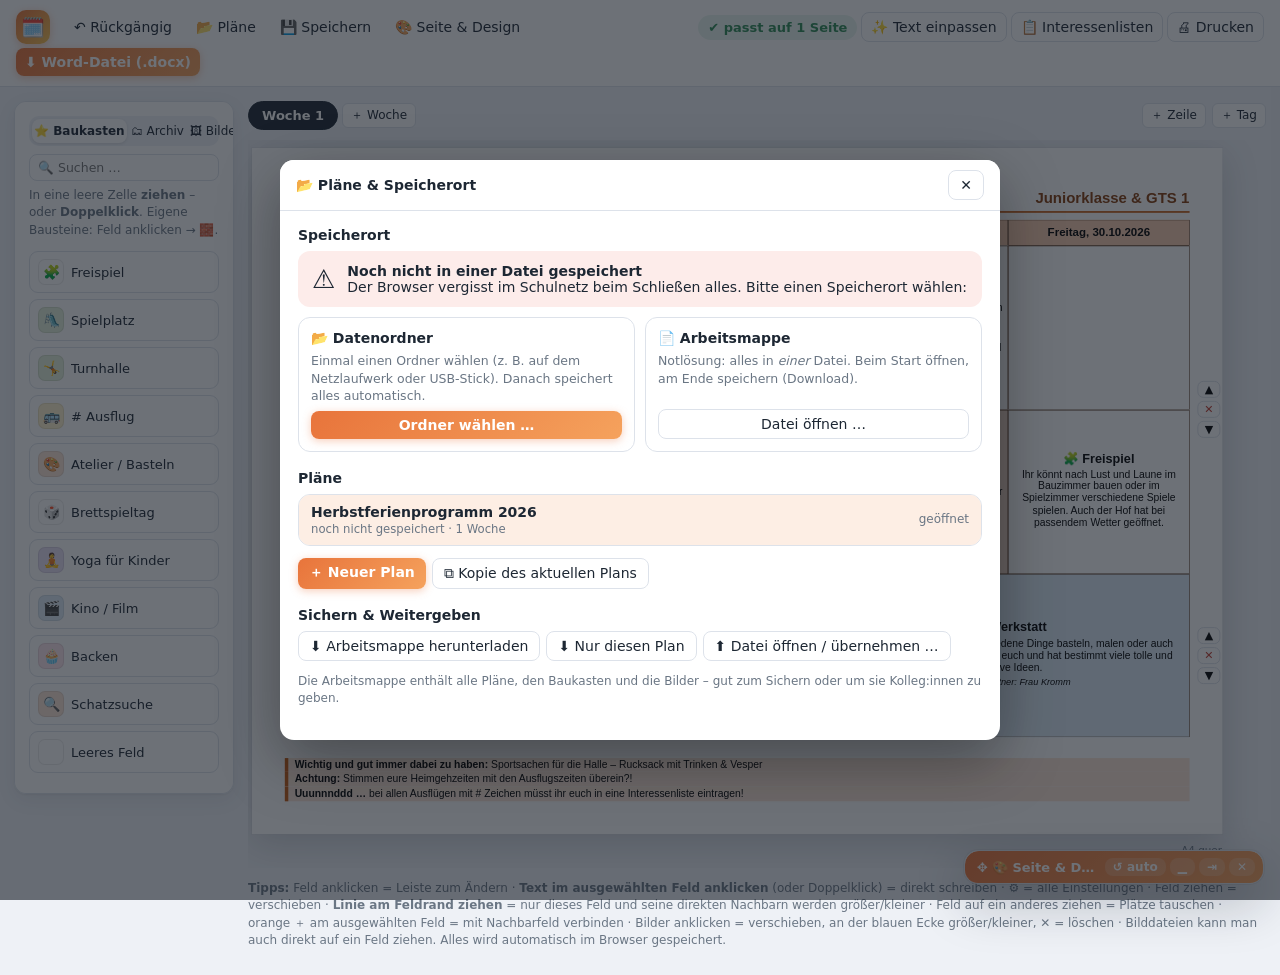
<file: ferienprogramm/Ferienprogramm.html>
<!doctype html>
<html lang="de">
<head>
<meta charset="utf-8">
<meta name="viewport" content="width=device-width, initial-scale=1">
<title>Ferienprogramm-Planer</title>
<script src="lib/docx.js"></script>
<style>
  :root {
    --bg: #eef1f6; --panel: #ffffff; --line: #dde2ea; --text: #1d2733; --muted: #6a7684;
    --accent: #e8743b; --accent-2: #f5a25d; --accent-soft: #fdeee4; --danger: #c0392b; --ok: #2e8b57;
    --shadow: 0 1px 2px rgba(16,24,40,.06), 0 6px 20px rgba(16,24,40,.07);
    --radius: 12px;
  }
  * { box-sizing: border-box; }
  html, body { height: 100%; }
  body { margin: 0; font-family: "Segoe UI", system-ui, -apple-system, Arial, sans-serif; color: var(--text); background: var(--bg); font-size: 14px; }
  button, input, select, textarea { font: inherit; color: inherit; }
  button { cursor: pointer; border: 1px solid var(--line); background: #fff; border-radius: 8px; padding: 6px 11px; transition: border-color .15s, background .15s, transform .05s; }
  button:hover { border-color: var(--accent); }
  button:active { transform: translateY(1px); }
  button.primary { background: linear-gradient(135deg, var(--accent), var(--accent-2)); color: #fff; border: none; font-weight: 600; box-shadow: 0 2px 8px rgba(232,116,59,.35); }
  button.ghost { background: transparent; border-color: transparent; }
  button.ghost:hover { background: var(--accent-soft); }
  button.danger { color: var(--danger); }
  button.small { padding: 3px 8px; font-size: 12px; border-radius: 6px; }
  button.on { background: var(--accent-soft); border-color: var(--accent); }
  input[type=text], input[type=date], input[type=number], textarea, select {
    width: 100%; border: 1px solid var(--line); border-radius: 8px; padding: 6px 9px; background: #fff; font-size: 13px;
  }
  input:focus, textarea:focus, select:focus { outline: 2px solid var(--accent-soft); border-color: var(--accent); }
  textarea { resize: vertical; min-height: 54px; }
  label { display: block; font-size: 12px; color: var(--muted); margin: 10px 0 3px; font-weight: 500; }
  hr { border: none; border-top: 1px solid var(--line); margin: 14px 0; }

  /* ---------- Rahmen ---------- */
  .topbar { display: flex; flex-wrap: wrap; gap: 8px; align-items: center; padding: 10px 16px; background: #fff; border-bottom: 1px solid var(--line); position: sticky; top: 0; z-index: 50; }
  .brand { display: flex; align-items: center; gap: 10px; margin-right: 10px; }
  .brand .logo { width: 34px; height: 34px; border-radius: 10px; background: linear-gradient(135deg, var(--accent), #f6c453); display: grid; place-items: center; font-size: 19px; box-shadow: 0 2px 8px rgba(232,116,59,.35); }
  .brand b { font-size: 16px; display: block; }
  .brand small { color: var(--muted); font-size: 11px; }
  @media (max-width: 1600px) { .brand > div:last-child { display: none; } .topbar { gap: 4px; } .topbar button { padding: 6px 9px; } }
  .spacer { flex: 1; }
  .status { font-size: 13px; padding: 5px 10px; border-radius: 20px; background: #e8f5ee; color: var(--ok); font-weight: 600; display: flex; gap: 6px; align-items: center; }
  .status.warn { background: #fdecea; color: var(--danger); }
  .app { display: grid; grid-template-columns: 220px minmax(0, 1fr) 310px; gap: 14px; padding: 14px; align-items: start; }
  .panel { background: var(--panel); border: 1px solid var(--line); border-radius: var(--radius); padding: 14px; box-shadow: var(--shadow); }
  .panel h2 { font-size: 14px; margin: 0 0 8px; display: flex; align-items: center; gap: 6px; }
  .side { position: sticky; top: 70px; max-height: calc(100vh - 84px); overflow: auto; }
  @media (max-width: 1150px) { .app { grid-template-columns: 1fr; } .side { position: static; max-height: none; } }
  .hint { font-size: 12px; color: var(--muted); line-height: 1.45; }

  /* ---------- Baukasten ---------- */
  .lib-item { border: 1px solid var(--line); border-radius: 9px; padding: 7px 8px; margin-bottom: 6px; cursor: grab; display: flex; gap: 7px; align-items: center; font-size: 13px; background: #fff; transition: box-shadow .15s, transform .15s; }
  .lib-item:hover { box-shadow: 0 3px 10px rgba(0,0,0,.08); transform: translateX(2px); }
  .lib-item .sw { width: 26px; height: 26px; border-radius: 7px; border: 1px solid rgba(0,0,0,.08); flex: none; display: grid; place-items: center; font-size: 14px; }
  .lib-item .name { flex: 1; overflow: hidden; text-overflow: ellipsis; white-space: nowrap; }
  .lib-item button { padding: 0 5px; border: none; color: var(--muted); background: none; visibility: hidden; }
  .lib-item:hover button { visibility: visible; }

  /* ---------- Arbeitsfläche ---------- */
  .toolbar2 { display: flex; gap: 6px; flex-wrap: wrap; align-items: center; margin-bottom: 10px; }
  .tabs { display: flex; gap: 4px; flex-wrap: wrap; align-items: center; }
  .tab { padding: 6px 13px; border-radius: 20px; border: 1px solid var(--line); background: #fff; cursor: pointer; font-size: 13px; }
  .tab.active { background: var(--text); color: #fff; border-color: var(--text); font-weight: 600; }
  .stage { overflow-x: auto; overflow-y: hidden; padding: 8px 4px 4px; }
  .zoomwrap { position: relative; margin: 0 auto; }
  .page {
    position: absolute; left: 0; top: 0; transform-origin: 0 0;
    width: 297mm; height: 210mm; background: #fff; box-shadow: 0 10px 40px rgba(16,24,40,.18), 0 0 0 1px rgba(0,0,0,.04);
    display: flex; flex-direction: column; font-family: Arial, "Liberation Sans", Helvetica, sans-serif; color: #000;
  }
  .page::after { content: "A4 quer"; position: absolute; right: 0; bottom: -7mm; font: 9pt system-ui, sans-serif; color: var(--muted); }
  .ptitle { display: flex; justify-content: space-between; align-items: flex-end; gap: 4mm; padding-bottom: 1.2mm; margin-bottom: 2mm; border-bottom: 1.5pt solid var(--t-accent); flex: none; line-height: 1.15; }
  .ptitle .t { font-weight: 700; color: var(--t-title); }
  .ptitle .s { font-weight: 700; color: var(--t-title); text-align: right; }
  .gridwrap { flex: 1; position: relative; min-height: 0; }
  .grid { position: absolute; left: 0; top: 0; }
  .grid > .gh, .grid > .cell, .grid > .block { position: absolute; }
  .pnotes { flex: none; margin-top: 2mm; line-height: 1.15; }
  .pnotes p { margin: 0; padding: .4mm 2mm .4mm 2mm; background: var(--t-note); border-left: 3pt solid var(--t-accent); }

  .gh, .cell, .block { box-shadow: inset 0 0 0 .5pt var(--t-line); }
  .gh { background: var(--t-head); font-weight: 700; text-align: center; display: flex; align-items: center; justify-content: center; position: relative; padding: 0 1.5mm; }
  .gh input { border: none; background: transparent; text-align: center; font-weight: 700; padding: 0; border-radius: 3px; width: 100%; font-family: inherit; font-size: inherit; color: inherit; }
  .gh input:focus { background: rgba(255,255,255,.8); outline: none; }
  .gh .col-tools { position: absolute; top: -9mm; left: 50%; transform: translateX(-50%); display: none; gap: 2px; z-index: 6; background: #fff; padding: 2px; border-radius: 8px; box-shadow: var(--shadow); font-family: system-ui; }
  .gh:hover .col-tools, .gh:focus-within .col-tools { display: flex; }
  .cell { display: flex; align-items: center; justify-content: center; }
  .cell .add { opacity: 0; transition: opacity .15s; border-style: dashed; color: var(--muted); font-family: system-ui; }
  .cell:hover .add { opacity: 1; }
  .cell.drop-ok { background: #e3f4e6; box-shadow: inset 0 0 0 2px #3a9a4b; }
  .cell.drop-bad { background: #fbe3e1; }

  .block { display: flex; flex-direction: column; justify-content: center; padding: 1mm 1.5mm; overflow: hidden; text-align: center; cursor: pointer; font-size: var(--fs); line-height: 1.15; word-wrap: break-word; }
  .block:hover { outline: 2px solid rgba(232,116,59,.35); outline-offset: -2px; }
  .block.selected { outline: 2.5px solid var(--accent); outline-offset: -2.5px; overflow: visible; z-index: 5; }
  .block.drop-ok { box-shadow: inset 0 0 0 3px #3a9a4b; }
  .block.drop-bad { opacity: .6; }
  .block.dragging { opacity: .35; }
  .block.imgdrop { outline: 3px dashed var(--accent); outline-offset: -3px; }
  .content { position: relative; isolation: isolate; }
  .content p { margin: 0 0 3pt; white-space: pre-wrap; }
  .content .b-title { font-weight: 700; font-size: calc(var(--fs) + 2pt); }
  .content .b-time { font-weight: 700; }
  .content .b-note { font-weight: 700; }
  .content .b-contact { font-style: italic; font-size: calc(var(--fs) - 1pt); }
  .content .b-imgs { line-height: 0; }
  .content .b-imgs .imgbox { display: inline-block; margin: 0 .8mm; vertical-align: bottom; }
  .block.overflow::after { content: "⚠ zu viel Text"; position: absolute; right: 2px; bottom: 2px; background: var(--danger); color: #fff; font: 600 10px system-ui; padding: 2px 6px; border-radius: 10px; z-index: 7; }
  .block.selected.overflow::after { bottom: -18px; }

  .imgbox { position: relative; }
  .imgbox img { width: 100%; display: block; pointer-events: none; user-select: none; }
  .imgbox.free { position: absolute; z-index: 2; }
  .imgbox.fl { float: left; clear: both; margin: 0 2.5mm 2.5mm 0; }
  .imgbox.fr { float: right; clear: both; margin: 0 0 2.5mm 2.5mm; }
  .fspacer { width: 0; float: left; clear: both; }
  /* Felder mit frei platzierten Bildern: Inhalt beginnt oben, das Bild kann überall im Feld stehen */
  .block.imgfree { justify-content: flex-start; }
  .content { display: flow-root; }
  .imgbox.dragging { opacity: .75; }
  .imgbox.behind { z-index: -1; }
  .imgbox { cursor: move; }
  .imgbox.sel { outline: 2px solid #2f80ed; outline-offset: 1px; }
  .imgbox .ih { display: none; position: absolute; width: 12px; height: 12px; right: -7px; bottom: -7px; background: #2f80ed; border: 2px solid #fff; border-radius: 50%; cursor: nwse-resize; z-index: 8; }
  .imgbox .ix { display: none; position: absolute; top: -10px; right: -10px; width: 20px; height: 20px; border-radius: 50%; background: var(--danger); color: #fff; border: 2px solid #fff; font: 700 11px/16px system-ui; text-align: center; cursor: pointer; z-index: 8; padding: 0; }
  .imgbox.sel .ih, .imgbox.sel .ix { display: block; }

  .knob { position: absolute; z-index: 9; width: 18px; height: 18px; border-radius: 50%; background: var(--accent); color: #fff; border: 2px solid #fff; box-shadow: 0 1px 4px rgba(0,0,0,.3); font: 700 10px/14px system-ui; text-align: center; }
  .knob.kr { right: -10px; top: 50%; margin-top: -9px; cursor: pointer; }
  .knob.kb { bottom: -10px; left: 50%; margin-left: -9px; cursor: pointer; }
  .knob:hover { transform: scale(1.2); }

  .divider { position: absolute; z-index: 6; }
  .divider.head { z-index: 7; }
  .divider .sizetip { position: absolute; background: #2f80ed; color: #fff; font: 600 11px system-ui; padding: 2px 7px; border-radius: 6px; white-space: nowrap; pointer-events: none; z-index: 20; }
  .divider.v .sizetip { top: 50%; left: 8px; transform: translateY(-50%); }
  .divider.h .sizetip { left: 50%; top: 8px; transform: translateX(-50%); }
  .divider:not(.active) .sizetip { display: none; }
  .divider.v { width: 9px; margin-left: -4.5px; cursor: col-resize; }
  .divider.h { height: 9px; margin-top: -4.5px; cursor: row-resize; }
  /* Griffe innen am eigenen Rand des Felds */
  .divider.v.in-end { width: 7px; margin-left: -7px; }
  .divider.v.in-start { width: 7px; margin-left: 0; }
  .divider.h.in-end { height: 7px; margin-top: -7px; }
  .divider.h.in-start { height: 7px; margin-top: 0; }
  .divider:hover, .divider.active { background: rgba(47,128,237,.35); }
  .rowtools { position: absolute; display: flex; flex-direction: column; gap: 3px; justify-content: center; font-family: system-ui; }
  .rowtools button { padding: 1px 6px; font-size: 11px; }

  /* ---------- Editor ---------- */
  .swatches { display: flex; flex-wrap: wrap; gap: 5px; }
  .swatches span { width: 25px; height: 25px; border-radius: 7px; border: 1px solid rgba(0,0,0,.15); cursor: pointer; transition: transform .1s; }
  .swatches span:hover { transform: scale(1.12); }
  .swatches span.on { outline: 2.5px solid var(--accent); outline-offset: 1px; }
  .emojis { display: grid; grid-template-columns: repeat(8, 1fr); gap: 2px; }
  .emojis button { padding: 3px 0; font-size: 17px; border: 1px solid transparent; background: none; }
  .emojis button.on { border-color: var(--accent); background: var(--accent-soft); }
  .row2 { display: grid; grid-template-columns: 1fr 1fr; gap: 8px; }
  .btnrow { display: flex; flex-wrap: wrap; gap: 6px; margin-top: 12px; }
  .check { display: flex; gap: 7px; align-items: center; font-size: 13px; color: var(--text); margin-top: 8px; }
  .check input { width: auto; margin: 0; accent-color: var(--accent); }
  .stepper { display: flex; align-items: center; gap: 6px; }
  .stepper b { min-width: 52px; text-align: center; font-size: 13px; }
  .imglist .it { display: grid; grid-template-columns: 46px 1fr; gap: 8px; align-items: center; border: 1px solid var(--line); border-radius: 9px; padding: 6px; margin-bottom: 6px; }
  .imglist .it.sel { border-color: #2f80ed; background: #f2f7fe; }
  .imglist img { width: 46px; height: 46px; object-fit: contain; background: #f6f6f6; border-radius: 6px; }
  .imglist .ctl { display: flex; flex-wrap: wrap; gap: 4px; align-items: center; }
  .imglist input[type=range] { width: 100%; accent-color: #2f80ed; }
  .themes { display: grid; grid-template-columns: 1fr 1fr; gap: 6px; }
  .theme { border: 1px solid var(--line); border-radius: 10px; padding: 7px; cursor: pointer; font-size: 12.5px; display: flex; gap: 7px; align-items: center; background: #fff; }
  .theme .dots { display: flex; }
  .theme .dots i { width: 12px; height: 12px; border-radius: 50%; margin-right: -3px; border: 1.5px solid #fff; }
  .theme.on { border-color: var(--accent); background: var(--accent-soft); font-weight: 600; }
  .upload { display: flex; align-items: center; justify-content: center; gap: 6px; border: 2px dashed var(--line); border-radius: 10px; padding: 10px; color: var(--muted); cursor: pointer; font-size: 13px; }
  .upload:hover { border-color: var(--accent); color: var(--accent); }

  /* ---------- schwebendes Bearbeiten-Fenster ---------- */
  .winbar { display: flex; align-items: center; gap: 4px; margin: -14px -14px 10px; padding: 7px 8px 7px 12px; border-radius: 12px 12px 0 0;
    background: linear-gradient(135deg, var(--accent), var(--accent-2)); color: #fff; font-weight: 600; font-size: 13px; }
  .winbar button { background: rgba(255,255,255,.18); border: none; color: #fff; padding: 2px 8px; font-size: 12px; }
  .winbar button:hover { background: rgba(255,255,255,.35); }
  #right:not(.float) #winAuto, #right:not(.float) #winMin, #right:not(.float) #winDock, #right:not(.float) .grip { display: none; }
  .app.floating { grid-template-columns: 220px minmax(0, 1fr); }
  #right.float { position: fixed; z-index: 60; width: 300px; max-height: calc(100vh - 90px); overflow: auto; padding: 0;
    box-shadow: 0 18px 50px rgba(16,24,40,.28), 0 0 0 1px rgba(0,0,0,.05); border-radius: 14px; }
  #right.float .winbar { position: sticky; top: 0; z-index: 2; cursor: grab; user-select: none; margin: 0; border-radius: 14px 14px 0 0; }
  #right.float .winbar:active { cursor: grabbing; }
  #right.float .winbar button { background: rgba(255,255,255,.18); border: none; color: #fff; padding: 2px 8px; font-size: 12px; }
  #right.float .winbar button:hover { background: rgba(255,255,255,.35); }
  #right.float #rightBody { padding: 4px 14px 12px; }
  #winTitle { overflow: hidden; text-overflow: ellipsis; white-space: nowrap; }
  #right.float.min #rightBody { display: none; }
  #right.float.min { border-radius: 14px; }
  #right:not(.float) .dockbtn { display: block; }
  .dockbtn { display: none; width: 100%; margin-bottom: 10px; }
  details.sec { border-top: 1px solid var(--line); }
  details.sec:first-of-type { border-top: none; }
  details.sec > summary { display: flex; align-items: center; gap: 6px; padding: 9px 2px; font-size: 13.5px; }
  details.sec > summary::before { content: "▸"; color: var(--muted); width: 10px; transition: transform .15s; display: inline-block; }
  details.sec[open] > summary::before { content: "▸"; transform: rotate(90deg); }
  details.sec > summary span:first-of-type { flex: 1; }
  details.sec > summary:hover { color: var(--accent); }
  .sumval { font-weight: 500; color: var(--muted); font-size: 12px; display: flex; align-items: center; gap: 5px; }
  .sumval .dot { width: 12px; height: 12px; border-radius: 4px; border: 1px solid rgba(0,0,0,.15); display: inline-block; }
  .secbody { padding: 0 2px 12px; }
  .secbody > label:first-child { margin-top: 0; }
  .actions { display: flex; gap: 6px; border-top: 1px solid var(--line); padding-top: 10px; margin-top: 2px; }
  .actions button { flex: 1; white-space: nowrap; }
  .toast { position: fixed; bottom: 22px; left: 50%; transform: translateX(-50%) translateY(10px); background: #1d2733; color: #fff; padding: 10px 18px; border-radius: 10px; font-size: 14px; opacity: 0; transition: opacity .2s, transform .2s; pointer-events: none; z-index: 100; box-shadow: var(--shadow); }
  .toast.show { opacity: 1; transform: translateX(-50%); }
  /* ---------- Leiste am Feld & direkt schreiben ---------- */
  .ctx { position: fixed; z-index: 70; display: flex; align-items: center; gap: 2px; padding: 4px; background: #fff; border-radius: 11px;
    box-shadow: 0 8px 26px rgba(16,24,40,.22), 0 0 0 1px rgba(0,0,0,.06); font-size: 14px; }
  .ctx[hidden], .ctxpop[hidden] { display: none; }
  .ctx button { border: none; background: none; padding: 4px 8px; border-radius: 7px; min-width: 30px; font-weight: 600; }
  .ctx button:hover, .ctx button.open { background: var(--accent-soft); }
  .ctx button.on { background: var(--accent); color: #fff; }
  .ctx button.lbl { min-width: 26px; padding: 4px 2px; color: var(--muted); }
  .ctx button.danger { color: var(--danger); }
  .ctx .dot { display: inline-block; width: 16px; height: 16px; border-radius: 5px; border: 1px solid rgba(0,0,0,.2); vertical-align: middle; }
  .ctx .sep { width: 1px; height: 20px; background: var(--line); margin: 0 3px; }
  .ctxpop { position: fixed; z-index: 71; background: #fff; border-radius: 11px; padding: 8px; box-shadow: 0 10px 30px rgba(16,24,40,.25), 0 0 0 1px rgba(0,0,0,.06); }
  .ctxpop .swatches { width: 230px; }
  .ctxpop .emojis { width: 280px; }
  .ctxpop .cpick { width: 27px; height: 27px; padding: 0; border: none; background: none; cursor: pointer; }
  .ctxpop .menu { display: flex; flex-direction: column; min-width: 190px; }
  .ctxpop .menu button { border: none; background: none; text-align: left; padding: 7px 10px; border-radius: 7px; }
  .ctxpop .menu button:hover { background: var(--accent-soft); }
  .block.selected [data-k] { cursor: text; border-radius: 2px; }
  .block.selected:not(.editing) [data-k]:hover { background: rgba(255,255,255,.7); box-shadow: 0 0 0 1px rgba(232,116,59,.6); }
  [data-k][contenteditable] { background: #fff; outline: 2px solid var(--accent); outline-offset: 1px; cursor: text; white-space: pre-wrap; }

  /* ---------- Baukasten-Reiter ---------- */
  .ltabs { display: flex; gap: 2px; background: var(--bg); padding: 3px; border-radius: 10px; margin-bottom: 8px; }
  .ltabs button { flex: 1; border: none; background: none; padding: 5px 2px; font-size: 12px; border-radius: 8px; white-space: nowrap; }
  .ltabs button.on { background: #fff; font-weight: 700; box-shadow: 0 1px 3px rgba(0,0,0,.1); }
  #libSearch { font-size: 12.5px; padding: 5px 8px; }
  .lib-item .from { display: block; font-size: 10.5px; color: var(--muted); overflow: hidden; text-overflow: ellipsis; white-space: nowrap; }
  .lib-item .name b { font-weight: 500; display: block; overflow: hidden; text-overflow: ellipsis; }
  .imggrid { display: grid; grid-template-columns: 1fr 1fr; gap: 6px; }
  .imggrid .im { position: relative; border: 1px solid var(--line); border-radius: 8px; background: #f6f6f6 center/contain no-repeat; aspect-ratio: 1; cursor: grab; }
  .imggrid .im:hover { border-color: var(--accent); }
  .imggrid .im span { position: absolute; left: 0; right: 0; bottom: 0; font-size: 10px; background: rgba(255,255,255,.85); padding: 1px 4px; border-radius: 0 0 8px 8px; overflow: hidden; text-overflow: ellipsis; white-space: nowrap; }
  .topbar button.save.dirty { color: var(--danger); font-weight: 700; }
  .topbar button.save.ok { color: var(--ok); }

  /* ---------- Dialog Pläne & Speicherort ---------- */
  #fmodal { align-items: center; justify-content: center; }
  .fbox { background: #fff; border-radius: 14px; width: min(720px, calc(100vw - 32px)); max-height: calc(100vh - 40px); display: flex; flex-direction: column; overflow: hidden; box-shadow: 0 20px 60px rgba(0,0,0,.35); }
  .fbody { overflow: auto; padding: 16px 18px 20px; }
  .fbody h3 { font-size: 14px; margin: 18px 0 8px; }
  .fbody h3:first-child { margin-top: 0; }
  .where { display: flex; gap: 12px; align-items: center; padding: 12px 14px; border-radius: 12px; background: var(--bg); }
  .where .big { font-size: 26px; }
  .where .txt { flex: 1; }
  .where .txt b { display: block; font-size: 14px; }
  .where.ok { background: #e8f5ee; }
  .where.warn { background: #fdecea; }
  .choices { display: grid; grid-template-columns: 1fr 1fr; gap: 10px; }
  .choice { border: 1px solid var(--line); border-radius: 12px; padding: 12px; display: flex; flex-direction: column; gap: 6px; }
  .choice p { margin: 0; font-size: 12.5px; color: var(--muted); line-height: 1.4; flex: 1; }
  .plist { border: 1px solid var(--line); border-radius: 12px; overflow: hidden; }
  .plist .pr { display: flex; align-items: center; gap: 10px; padding: 9px 12px; border-top: 1px solid var(--line); }
  .plist .pr:first-child { border-top: none; }
  .plist .pr.cur { background: var(--accent-soft); }
  .plist .pr .nm { flex: 1; min-width: 0; }
  .plist .pr .nm b { display: block; overflow: hidden; text-overflow: ellipsis; white-space: nowrap; }
  .plist .pr .nm small { color: var(--muted); }
  @media (max-width: 600px) { .choices { grid-template-columns: 1fr; } }

  /* ---------- Interessenlisten ---------- */
  .modal { position: fixed; inset: 0; z-index: 200; background: rgba(20,26,36,.62); display: flex; flex-direction: column; }
  .modal[hidden] { display: none; }
  .mbar { display: flex; gap: 8px; align-items: center; padding: 10px 16px; background: #fff; border-bottom: 1px solid var(--line); }
  .mbody { flex: 1; overflow: auto; padding: 20px; display: flex; flex-wrap: wrap; gap: 24px; justify-content: center; align-content: flex-start; }
  .lwrap { display: flex; flex-direction: column; gap: 6px; }
  .lcap { color: #fff; font-size: 13px; font-weight: 600; }
  .lthumb { position: relative; overflow: hidden; box-shadow: 0 10px 30px rgba(0,0,0,.35); background: #fff; }
  .lthumb .lpage { position: absolute; left: 0; top: 0; transform-origin: 0 0; }
  #printArea { position: absolute; left: -10000px; top: 0; }
  .ppage { width: 297mm; height: 210mm; position: relative; overflow: hidden; background: #fff; }
  .ppage .page { position: relative; transform: none; box-shadow: none; }
  .ppage .page::after { display: none; }
  .lthumb > .ppage { position: absolute; left: 0; top: 0; transform-origin: 0 0; }
  .lpage { width: 210mm; height: 297mm; padding: 10mm 14mm 14mm; background: #fff; display: flex; flex-direction: column; position: relative;
    font-family: Arial, "Liberation Sans", Helvetica, sans-serif; color: #222; line-height: 1.15; }
  .l-top { display: flex; justify-content: space-between; align-items: flex-end; border-bottom: 3pt solid var(--l-accent); padding-bottom: 1.5mm; }
  .l-kind { font-size: 11pt; font-weight: 700; color: var(--l-accent); text-transform: uppercase; letter-spacing: .3px; }
  .l-group { font-size: 10pt; color: #555; }
  .l-h1 { margin: 4mm 0 3mm; font-size: 22pt; color: var(--l-title); display: flex; gap: 3mm; align-items: center; line-height: 1.15; }
  .l-info { display: grid; grid-template-columns: 40mm 1fr; background: var(--l-head); padding: 1.5mm 2mm 1.5mm 5mm; font-size: 11pt; row-gap: 1.2mm; }
  .l-info b { color: var(--l-title); }
  .l-text { margin-top: 3mm; font-size: 11pt; line-height: 1.3; white-space: pre-wrap; }
  .l-hint { margin-top: 3mm; background: var(--l-note); border-left: 4.5pt solid var(--l-accent); padding: .5mm 3mm; font-size: 11pt; white-space: pre-wrap; }
  .l-lh { display: flex; justify-content: space-between; align-items: baseline; margin: 4mm 0 2mm; }
  .l-lh b { font-size: 14pt; color: var(--l-title); }
  .l-lh span { font-size: 10pt; color: #666; }
  .l-tw { flex: 1; min-height: 0; }
  .l-tw table { width: 100%; border-collapse: collapse; table-layout: fixed; }
  .l-tw th { background: var(--l-accent); color: #fff; font-size: 11pt; text-align: left; padding: 1.5mm 3mm; border: .75pt solid var(--l-line); }
  .l-tw th.c-nr, .l-tw th.c-staff { text-align: center; padding: 1.5mm 1mm; }
  .l-tw th.c-staff { font-size: 8.5pt; }
  .l-tw td { border: .75pt solid var(--l-line); padding: 0 3mm; font-size: 12pt; }
  .l-tw td.c-nr { text-align: center; font-weight: 700; color: var(--l-title); background: var(--l-note); padding: 0; }
  .l-tw tr.wait td.c-nr { background: #EDEDED; color: #777; }
  .l-tw tr.sep td { border-left: none; border-right: none; vertical-align: bottom; font-weight: 700; color: #666; padding: 0 0 .5mm; }
  .l-foot { position: absolute; left: 14mm; right: 14mm; bottom: 6mm; display: flex; justify-content: space-between; font-size: 9pt; color: #777; }
  @media print {
    @page { size: A4 portrait; margin: 0; }
    body { background: #fff; }
    body > *:not(#printArea) { display: none !important; }
    #printArea { position: static; }
    @page plan { size: A4 landscape; margin: 0; }
    #printArea .ppage { page: plan; }
    #printArea > div { break-after: page; }
    #printArea > div:last-child { break-after: auto; }
    * { -webkit-print-color-adjust: exact; print-color-adjust: exact; }
  }
  details > summary { cursor: pointer; font-weight: 600; font-size: 14px; list-style: none; }
  details > summary::before { content: "▸ "; color: var(--muted); }
  details[open] > summary::before { content: "▾ "; }
</style>
</head>
<body>

<div class="topbar">
  <div class="brand"><div class="logo">🗓️</div><div><b>Ferienprogramm-Planer</b><small>Baukasten · A4 quer · Word-Export</small></div></div>
  <button class="ghost" id="btnUndo" title="Rückgängig (Strg+Z)">↶ Rückgängig</button>
  <button class="ghost" id="btnFiles" title="Pläne öffnen, neu anlegen, Datenordner oder Arbeitsmappe wählen">📂 Pläne</button>
  <button class="ghost save" id="btnSave" title="Speichern">💾 Speichern</button>
  <input type="file" id="fileLoad" accept=".json,application/json" hidden>
  <button class="ghost" id="btnDesign" title="Thema, Überschrift, Hinweise, Interessenlisten-Vorlage …">🎨 Seite &amp; Design</button>
  <span class="spacer"></span>
  <span class="status" id="status">✔ passt auf 1 Seite</span>
  <button id="btnFit" title="Schrift in übervollen Feldern automatisch verkleinern">✨ Text einpassen</button>
  <button id="btnLists" title="Alle Interessenlisten ansehen, drucken oder als Word-Datei speichern">📋 Interessenlisten</button>
  <button id="btnPrint" title="Druckansicht: alle Wochen (und auf Wunsch die Interessenlisten) ansehen und drucken">🖨 Drucken</button>
  <button class="primary" id="btnWord">⬇ Word-Datei (.docx)</button>
</div>

<div class="app" id="app">
  <!-- Baukasten -->
  <aside class="panel side" id="libPanel">
    <div class="ltabs" id="libTabs">
      <button data-t="lib" title="Deine gemerkten Bausteine">⭐ Baukasten</button>
      <button data-t="arch" title="Alle Angebote aus früheren Plänen">🗂 Archiv</button>
      <button data-t="img" title="Gemerkte Bilder">🖼 Bilder</button>
    </div>
    <input type="text" id="libSearch" placeholder="🔍 Suchen …">
    <p class="hint" id="libHint" style="margin-top:6px"></p>
    <div id="lib"></div>
    <input type="file" id="libImgInput" accept="image/*" multiple hidden>
  </aside>

  <!-- Seite -->
  <main>
    <div class="toolbar2">
      <div class="tabs" id="tabs"></div>
      <span class="spacer"></span>
      <button class="small" id="btnAddRow">＋ Zeile</button>
      <button class="small" id="btnAddCol">＋ Tag</button>
    </div>
    <div class="stage" id="stage"><div class="zoomwrap" id="zoomwrap"><div class="page" id="page"></div></div></div>
    <p class="hint">
      <b>Tipps:</b> Feld anklicken = Leiste zum Ändern · <b>Text im ausgewählten Feld anklicken</b> (oder Doppelklick) = direkt schreiben · ⚙ = alle Einstellungen · Feld ziehen = verschieben · <b>Linie am Feldrand ziehen</b> = nur dieses Feld und seine direkten Nachbarn werden größer/kleiner ·
      Feld auf ein anderes ziehen = Plätze tauschen · orange ＋ am ausgewählten Feld = mit Nachbarfeld verbinden · Bilder anklicken = verschieben, an der blauen Ecke größer/kleiner, ✕ = löschen ·
      Bilddateien kann man auch direkt auf ein Feld ziehen. Alles wird automatisch im Browser gespeichert.
    </p>
  </main>

  <!-- Rechte Seite: Feld-Editor oder Seiteneinstellungen -->
  <aside class="panel side" id="right">
    <div class="winbar" id="winbar" title="Hier anfassen und verschieben">
      <span class="grip">✥</span><span id="winTitle" style="flex:1">Bearbeiten</span>
      <button id="winAuto" title="Fenster wieder automatisch neben dem Feld öffnen">↺ auto</button>
      <button id="winMin" title="Ein-/Ausklappen">▁</button>
      <button id="winDock" title="Rechts am Rand andocken">⇥</button>
      <button id="winClose" title="Auswahl aufheben (Esc)">✕</button>
    </div>
    <button class="small dockbtn" id="winFloat">🪟 Als schwebendes Fenster lösen</button>
    <div id="rightBody"></div>
  </aside>
</div>

<input type="file" id="imgInput" accept="image/*" multiple hidden>
<div class="ctx" id="ctx" hidden></div>
<div class="ctxpop" id="ctxpop" hidden></div>
<div class="toast" id="toast"></div>

<!-- Vorschau Interessenlisten -->
<div class="modal" id="lmodal" hidden>
  <div class="mbar">
    <b id="lmTitle">📋 Interessenlisten</b><span class="spacer"></span>
    <label class="check" id="lmAttachWrap" style="margin:0 8px 0 0"><input type="checkbox" id="lmAttach"> 📋 Interessenlisten mit dazu</label>
    <button id="lmPrint">🖨 Drucken</button>
    <button class="primary" id="lmWord">⬇ Word-Datei</button>
    <button id="lmClose" title="Schließen (Esc)">✕</button>
  </div>
  <div class="mbody" id="lmBody"></div>
</div>
<!-- Pläne & Speicherort -->
<div class="modal" id="fmodal" hidden>
  <div class="fbox">
    <div class="mbar"><b>📂 Pläne &amp; Speicherort</b><span class="spacer"></span><button id="fmClose" title="Schließen (Esc)">✕</button></div>
    <div class="fbody" id="fmBody"></div>
  </div>
</div>

<!-- Druckbereich: wird unsichtbar aufgebaut (zum Ausmessen) und nur beim Drucken gezeigt -->
<div id="printArea"></div>

<script>
"use strict";
/* ============================================================
   Konstanten, Themen
   ============================================================ */
const PX = 96 / 25.4;                 // Pixel pro mm (CSS)
const TW = 1440 / 25.4;               // Twips pro mm (Word)
const EMU = 36000;                    // EMU pro mm (Word-Grafiken)
const PAGE_W = 297, PAGE_H = 210;     // A4 quer
const SAFETY = 4;                     // mm Reserve, damit Word sicher auf einer Seite bleibt
const STORE_KEY = "ferienplaner.v2", LIB_KEY = "ferienplaner.lib.v2";
const WEEKDAYS = ["Sonntag", "Montag", "Dienstag", "Mittwoch", "Donnerstag", "Freitag", "Samstag"];
const EMOJIS = ["", "🍂", "🍁", "🎃", "🌰", "🍄", "☀️", "🌷", "❄️", "⛄", "🎄", "🐣", "⚽", "🤸", "🏃", "🧘", "🎨", "✂️", "🖌️", "🔨", "🧵", "🎲", "🧩", "🎬", "🍿", "🧁", "🍳", "🥨", "🌳", "🛝", "🚌", "🚂", "🏊", "🎵", "📚", "🔍", "🗺️", "💎", "🐾", "⭐"];

const THEMES = {
  klassisch: { name: "Klassisch", icon: "📘", head: "#DEEAF6", title: "#1F3864", accent: "#2E75B6", note: "#EAF1FB", line: "#404040", deco: "",
    palette: ["#FFFFFF", "#DEEAF6", "#E2EFD9", "#FFF2CC", "#FBE4D5", "#EDE2F6", "#FCE4EC", "#E0F7F7", "#EDEDED", "#BDD6EE", "#C5E0B3", "#F8CBAD"] },
  herbst: { name: "Herbst", icon: "🍂", head: "#F8CBAD", title: "#843C0C", accent: "#C55A11", note: "#FBE5D6", line: "#5A3A22", deco: "🍂",
    palette: ["#FFFFFF", "#FBE5D6", "#FFF2CC", "#FFE699", "#F8CBAD", "#E2EFD9", "#C5E0B3", "#EAD1C1", "#F4B183", "#FCE4D6", "#EDEDED", "#DDEBF7"] },
  winter: { name: "Winter", icon: "❄️", head: "#BDD7EE", title: "#1F4E79", accent: "#2E75B6", note: "#DDEBF7", line: "#2F4F6F", deco: "❄️",
    palette: ["#FFFFFF", "#DDEBF7", "#BDD7EE", "#E7E6F7", "#D9D2E9", "#E2F0F9", "#F2F2F2", "#FCE4EC", "#D0E8E4", "#FFF2CC", "#C9DAF8", "#EDEDED"] },
  fruehling: { name: "Frühling", icon: "🌷", head: "#C6E0B4", title: "#375623", accent: "#70AD47", note: "#E2EFDA", line: "#3B4F2A", deco: "🌷",
    palette: ["#FFFFFF", "#E2EFDA", "#C6E0B4", "#FFF2CC", "#FCE4EC", "#F8D7E8", "#E8DFF5", "#DDEBF7", "#FFE5CC", "#F2F2F2", "#D5F0E3", "#FFF9C4"] },
  sommer: { name: "Sommer", icon: "☀️", head: "#FFD966", title: "#7F4F00", accent: "#F2A900", note: "#FFF2CC", line: "#5C4A1A", deco: "☀️",
    palette: ["#FFFFFF", "#FFF2CC", "#FFE699", "#D9F2F7", "#B4E5EF", "#FDD9CF", "#FBC4B6", "#E2EFDA", "#C6E0B4", "#F2F2F2", "#FFE5CC", "#E8DFF5"] },
};

const uid = () => Math.random().toString(36).slice(2, 10);

/** Standard für Interessenlisten (Text-Vorlage mit Platzhaltern, Spalten, Warteliste) */
const LIST_TEXT = "Du möchtest bei **{Titel}** dabei sein? Dann trag dich hier mit deinem Namen und deiner Klasse ein. Bei Fragen wendet euch bitte an **{Ansprechpartner}**.";
function defaultLists() { return { text: LIST_TEXT, klasse: true, gruppe: false, staff: true, wait: 3, attach: false }; }

/* ============================================================
   Datenmodell
   ============================================================ */
function block(o) {
  return Object.assign({ id: uid(), x: 0, y: 0, w: 1, h: 1, empty: false, icon: "", title: "", hash: false, time: "", desc: "", note: "", contact: "", color: "#FFFFFF", fs: null, imgs: [] }, o);
}
function demoPlan() {
  return {
    title: "Herbstferienprogramm 2026", subtitle: "Juniorklasse & GTS 1", deco: "🍂",
    footer: "**Wichtig und gut immer dabei zu haben:** Sportsachen für die Halle – Rucksack mit Trinken & Vesper\n**Achtung:** Stimmen eure Heimgehzeiten mit den Ausflugszeiten überein?!\n**Uuunnnddd …** bei allen Ausflügen mit # Zeichen müsst ihr euch in eine Interessenliste eintragen!",
    theme: "herbst", ...pickTheme("herbst"),
    fontSize: 9, titleSize: 20, margin: 10, headH: 8, active: 0, lists: defaultLists(),
    weeks: [{
      id: uid(), name: "Woche 1", start: "2026-10-26",
      days: ["Montag, 26.10.2026", "Dienstag, 27.10.2026", "Mittwoch, 28.10.2026", "Donnerstag, 29.10.2026", "Freitag, 30.10.2026"],
      colW: [1, 1, 1, 1, 1],
      blocks: fromGrid([1, 1, 1, 1, 1], [1, 1, 1], [
        block({ col: 0, row: 0, rs: 2, icon: "🤸", title: "Parcours in der Turnhalle", note: "Bitte bringt Sportsachen und Turnschuhe mit!", contact: "Herr Ntsinjang & Herr Daiker", color: "#E2EFD9" }),
        block({ col: 1, row: 0, icon: "🚌", title: "Ausflug", desc: "Hier kommt der Ausflug rein.", hash: true, color: "#FFF2CC" }),
        block({ col: 3, row: 0, icon: "🛝", title: "Spielplatz", desc: "Heute Morgen gehen wir nach dem Frühstück gemeinsam auf den Spielplatz. Wir sind zum Mittagessen wieder zurück.", note: "Bitte zieht wettergerechte Kleidung und Schuhe an und seid bis spätestens 9:00 Uhr da.", contact: "Fr. Schilling & Herr Daiker" }),
        block({ col: 1, row: 1, icon: "💎", title: "Schatzsuche", desc: "Wer kann das Rätsel lösen und findet den Schatz?", contact: "Fr. Feldmann", color: "#FBE5D6" }),
        block({ col: 2, row: 1, icon: "🎲", title: "Brettspieltag", desc: "Heute wird gespielt! Wenn ihr möchtet, könnt ihr auch ein Brett- oder Kartenspiel von zuhause mitbringen." }),
        block({ col: 3, row: 1, icon: "🧘", title: "Yoga für Kinder", desc: "Nach dem Ausflug und dem Mittagessen könnt ihr euch, wenn ihr möchtet, beim Yoga entspannen.", contact: "Fr. Feldmann", color: "#EAD1C1" }),
        block({ col: 4, row: 1, icon: "🧩", title: "Freispiel", desc: "Ihr könnt nach Lust und Laune im Bauzimmer bauen oder im Spielzimmer verschiedene Spiele spielen. Auch der Hof hat bei passendem Wetter geöffnet." }),
        block({ col: 0, row: 2, cs: 3, icon: "🎨", title: "Herbst-Atelier", desc: "Das Atelier wird an diesen drei Tagen immer wieder geöffnet sein. Dort könnt ihr passend zum Thema Herbst malen und basteln.", contact: "Frau Schilling", color: "#FBE5D6" }),
        block({ col: 3, row: 2, cs: 2, icon: "🔨", title: "Werkstatt", desc: "In der Werkstatt könnt ihr verschiedene Dinge basteln, malen oder auch nähen. Frau Kromm freut sich auf euch und hat bestimmt viele tolle und kreative Ideen.", contact: "Frau Kromm", color: "#DDEBF7" }),
      ])
    }]
  };
}
function pickTheme(key) {
  const t = THEMES[key] || THEMES.klassisch;
  return { headColor: t.head, titleColor: t.title, accentColor: t.accent, noteColor: t.note, lineColor: t.line };
}
function defaultLib() {
  const L = (icon, title, color, extra) => Object.assign({ id: uid(), icon, title, color, hash: false, time: "", desc: "", note: "", contact: "", imgs: [] }, extra || {});
  return [
    L("🧩", "Freispiel", "#FFFFFF", { desc: "Ihr könnt nach Lust und Laune im Bauzimmer bauen oder im Spielzimmer verschiedene Spiele spielen." }),
    L("🛝", "Spielplatz", "#E2EFD9", { desc: "Nach dem Frühstück gehen wir gemeinsam auf den Spielplatz.", note: "Bitte zieht wettergerechte Kleidung an." }),
    L("🤸", "Turnhalle", "#E2EFD9", { note: "Bitte bringt Sportsachen und Turnschuhe mit!" }),
    L("🚌", "Ausflug", "#FFF2CC", { hash: true, time: "9:00 – 15:00 Uhr", note: "Rucksack mit Trinken & Vesper mitbringen!" }),
    L("🎨", "Atelier / Basteln", "#FBE5D6", { desc: "Wir malen und basteln passend zum Thema." }),
    L("🎲", "Brettspieltag", "#FFFFFF", { desc: "Heute wird gespielt! Bringt gern eigene Spiele mit." }),
    L("🧘", "Yoga für Kinder", "#E8DFF5", { desc: "Zeit zum Entspannen." }),
    L("🎬", "Kino / Film", "#DDEBF7", { desc: "Popcorn inklusive!" }),
    L("🧁", "Backen", "#FCE4EC", { desc: "Wir backen gemeinsam." }),
    L("🔍", "Schatzsuche", "#FBE5D6", { desc: "Wer löst das Rätsel und findet den Schatz?" }),
    L("", "Leeres Feld", "#FFFFFF"),
  ];
}

/** Ältere gespeicherte Pläne auf das aktuelle Format bringen */
function migrate(p) {
  if (!p || !p.weeks) return demoPlan();
  const d = demoPlan();
  for (const k of ["fontSize", "titleSize", "margin", "headH", "theme", "deco", "headColor", "titleColor", "accentColor", "noteColor", "lineColor"]) if (p[k] == null) p[k] = d[k];
  p.lists = Object.assign(defaultLists(), p.lists || {});
  p.weeks.forEach(w => {
    if (!w.colW || w.colW.length !== w.days.length) w.colW = Array(w.days.length).fill(1);
    // ältere Raster-Pläne (Spalte/Zeile) in Rechtecke umwandeln
    if (w.blocks.some(b => b.x == null) || w.rowH || w.rows) {
      const rowH = w.rowH || Array(w.rows || 3).fill(1);
      w.blocks = fromGrid(w.colW, rowH, w.blocks.filter(b => b.x == null));
      delete w.rowH; delete w.rows;
    }
    w.blocks.forEach(b => {
      if (!b.imgs) b.imgs = [];
      if (b.img) { b.imgs.push({ id: uid(), src: b.img, mode: "top", w: (b.imgW || 4) * 10, x: 0, y: 0, behind: false, ar: 0.75 }); delete b.img; delete b.imgW; }
      if (b.icon == null) b.icon = "";
    });
  });
  return p;
}

let plan = migrate(load(STORE_KEY) || load("ferienplaner.v1"));
let planName = load("ferienplaner.name") || "";   // Dateiname (ohne .json) des geöffneten Plans
let lib = load(LIB_KEY) || defaultLib();
let selectedId = null, selImg = null;
const NEW_TITLE = "Neues Angebot";
let ui = Object.assign({ float: true, pos: null, min: false, open: {} }, load("ferienplaner.ui") || {});
if (!ui.open) ui.open = {};

let focusTitle = false; // nach „＋ Feld“ direkt in den Titel springen
let layout = null; // zuletzt berechnete Maße (mm) der aktuellen Woche
const undoStack = [];

function load(key) { try { const v = localStorage.getItem(key); return v ? JSON.parse(v) : null; } catch (e) { try { return localStorage.getItem(key); } catch (e2) { return null; } } }
function persist() {
  // Browser-Speicher ist nur Absturzschutz – im Schulnetz wird er beim Schließen gelöscht. Richtig gespeichert wird in Dateien.
  try { localStorage.setItem(STORE_KEY, JSON.stringify(plan)); localStorage.setItem("ferienplaner.name", planName); } catch (e) {}
  try { localStorage.setItem(LIB_KEY, JSON.stringify(lib)); } catch (e) {}
  if (typeof markDirty === "function") markDirty();
}
function snapshot() { undoStack.push(JSON.stringify(plan)); if (undoStack.length > 80) undoStack.shift(); }
function undo() {
  const s = undoStack.pop(); if (!s) return toast("Nichts zum Rückgängigmachen");
  plan = JSON.parse(s); if (!findBlock(selectedId)) selectedId = null; persist(); renderAll();
}
function change(fn) { snapshot(); fn(); persist(); renderAll(); }

const week = () => plan.weeks[plan.active] || plan.weeks[0];
const findBlock = (id) => id && week().blocks.find(b => b.id === id);

/* ============================================================
   Geometrie: jedes Feld ist ein Rechteck (x, y, w, h als Anteil 0…1 der Tabellenfläche).
   Die Felder füllen die Fläche lückenlos; leere Bereiche sind Felder mit empty = true.
   ============================================================ */
const EPS = 1e-4;
const MIN_W = 12, MIN_H = 8;          // Mindestgröße eines Felds in mm
const near = (a, b) => Math.abs(a - b) < EPS;
const usableW = () => PAGE_W - 2 * plan.margin;
const bodyH = () => layout ? layout.bodyH : 150;
/** Gewichte → kumulierte Anteile [0, …, 1] */
function fracs(weights) {
  const s = weights.reduce((a, b) => a + b, 0) || 1; let a = 0;
  const out = [0]; weights.forEach(v => { a += v / s; out.push(a); }); out[out.length - 1] = 1;
  return out;
}
const avg = (a) => a.reduce((x, y) => x + y, 0) / a.length;
function sortTiles(list) { return list.sort((a, b) => a.y - b.y || a.x - b.x); }
function emptyTile(x, y, w, h) { return block({ x, y, w, h, empty: true }); }

/** Raster (Spalten/Zeilen) → Rechtecke; nicht belegte Zellen werden leere Felder */
function fromGrid(colW, rowH, items) {
  const cx = fracs(colW), ry = fracs(rowH), occ = {};
  const out = items.map(it => {
    const { col = 0, row = 0, cs = 1, rs = 1, ...rest } = it;
    for (let r = row; r < row + rs; r++) for (let c = col; c < col + cs; c++) occ[r + ":" + c] = 1;
    return block(Object.assign(rest, { x: cx[col], w: cx[col + cs] - cx[col], y: ry[row], h: ry[row + rs] - ry[row], empty: false }));
  });
  for (let r = 0; r < rowH.length; r++) for (let c = 0; c < colW.length; c++)
    if (!occ[r + ":" + c]) out.push(emptyTile(cx[c], ry[r], cx[c + 1] - cx[c], ry[r + 1] - ry[r]));
  return sortTiles(out);
}

const CONTENT = { icon: "", title: "", hash: false, time: "", desc: "", note: "", contact: "", color: "#FFFFFF", fs: null, imgs: [], list: null };
function contentOf(t) {
  const c = {}; for (const k of Object.keys(CONTENT)) c[k] = t[k] ?? CONTENT[k];
  c.imgs = (c.imgs || []).map(i => Object.assign({}, i, { id: uid() }));
  return JSON.parse(JSON.stringify(c));
}
function fillTile(b, t) { Object.assign(b, contentOf(t), { empty: false }); }
function clearTile(b) { Object.assign(b, JSON.parse(JSON.stringify(CONTENT)), { empty: true }); }

/** Achsen-Helfer: "v" = senkrechte Linie (x-Richtung wird verschoben), "h" = waagerechte Linie */
const S = (b, ax) => ax === "v" ? b.x : b.y;
const E = (b, ax) => ax === "v" ? b.x + b.w : b.y + b.h;
const span = (b, ax) => ax === "v" ? [b.y, b.y + b.h] : [b.x, b.x + b.w];
const overlaps = (b, ax, s0, s1) => { const [p, q] = span(b, ax); return Math.min(q, s1) - Math.max(p, s0) > EPS; };

/** Alle Felder, die an einem Linienstück liegen: A endet an der Linie, B beginnt dort.
 *  Das Stück wächst, bis es an beiden Enden „sauber“ ist – so ändern sich nur die betroffenen Felder. */
function cluster(w, ax, e, s0, s1) {
  let A = [], B = [], grow = true;
  while (grow) {
    grow = false;
    A = w.blocks.filter(b => near(E(b, ax), e) && overlaps(b, ax, s0, s1));
    B = w.blocks.filter(b => near(S(b, ax), e) && overlaps(b, ax, s0, s1));
    for (const b of [...A, ...B]) {
      const [p, q] = span(b, ax);
      if (p < s0 - EPS) { s0 = p; grow = true; }
      if (q > s1 + EPS) { s1 = q; grow = true; }
    }
  }
  return { A, B, s0, s1 };
}
/** Ganze Linien quer über die Tabelle (kein Feld liegt darüber) */
function fullLines(w, ax) {
  const vals = new Set([0, 1]);
  w.blocks.forEach(b => { vals.add(+S(b, ax).toFixed(6)); vals.add(+E(b, ax).toFixed(6)); });
  return [...vals].sort((a, b) => a - b).filter(v => !w.blocks.some(b => S(b, ax) < v - EPS && E(b, ax) > v + EPS))
    .filter((v, i, arr) => i === 0 || v - arr[i - 1] > EPS);
}
/** Zeilen-Bänder: Bereiche zwischen zwei durchgehenden waagerechten Linien */
function bands(w) { const L = fullLines(w, "h"); return L.slice(0, -1).map((y0, i) => [y0, L[i + 1]]); }

/* ============================================================
   Rendering
   ============================================================ */
const $ = (id) => document.getElementById(id);
const esc = (s) => String(s ?? "").replace(/[&<>"]/g, c => ({ "&": "&amp;", "<": "&lt;", ">": "&gt;", '"': "&quot;" }[c]));
const md = (s) => esc(s).replace(/\*\*(.+?)\*\*/g, "<b>$1</b>");
const fsOf = (b) => b.fs || plan.fontSize;
const titleText = () => [plan.deco, plan.title, plan.deco].filter(Boolean).join(" ");

function renderAll() { renderTabs(); renderSheet(); renderLib(); renderRight(); }

function newWeek(name, start, nDays, colW) {
  const days = datesFor(start, nDays) || ["Montag", "Dienstag", "Mittwoch", "Donnerstag", "Freitag"].slice(0, nDays);
  const cw = colW || Array(nDays).fill(1);
  return { id: uid(), name, start, days, colW: [...cw], blocks: fromGrid(cw, [1, 1, 1], []) };
}

function renderTabs() {
  const t = $("tabs"); t.innerHTML = "";
  plan.weeks.forEach((w, i) => {
    const el = document.createElement("div");
    el.className = "tab" + (i === plan.active ? " active" : "");
    el.textContent = w.name; el.title = "Doppelklick zum Umbenennen";
    el.onclick = () => { if (plan.active !== i) { plan.active = i; selectedId = null; selImg = null; persist(); renderAll(); } };
    el.ondblclick = () => { const n = prompt("Name der Woche:", w.name); if (n) change(() => w.name = n); };
    t.appendChild(el);
  });
  const add = mk("button", "small", "＋ Woche"); add.title = "Neue Woche (eigene Seite)";
  add.onclick = () => change(() => {
    const last = week();
    plan.weeks.push(newWeek("Woche " + (plan.weeks.length + 1), addDays(last.start, 7), last.days.length, last.colW));
    plan.active = plan.weeks.length - 1; selectedId = null;
  });
  t.appendChild(add);
  if (plan.weeks.length > 1) {
    const del = mk("button", "small danger", "Woche löschen");
    del.onclick = () => { if (confirm(`„${week().name}“ wirklich löschen?`)) change(() => { plan.weeks.splice(plan.active, 1); plan.active = Math.max(0, plan.active - 1); selectedId = null; }); };
    t.appendChild(del);
  }
}
function mk(tag, cls, txt) { const e = document.createElement(tag); if (cls) e.className = cls; if (txt != null) e.textContent = txt; return e; }
function mkBtn(txt, title, fn, cls) {
  const b = mk("button", "small " + (cls || ""), txt); b.title = title;
  b.onclick = (e) => { e.stopPropagation(); fn(); }; return b;
}

function applyThemeVars(el) {
  el.style.setProperty("--t-head", plan.headColor);
  el.style.setProperty("--t-title", plan.titleColor);
  el.style.setProperty("--t-accent", plan.accentColor);
  el.style.setProperty("--t-note", plan.noteColor);
  el.style.setProperty("--t-line", plan.lineColor);
}

/** Seite so groß wie möglich, aber immer komplett sichtbar (Breite und Höhe) */
function fitZoom() {
  const stage = $("stage");
  const availW = stage.clientWidth - 8 - 40;                     // rechts Platz für Zeilenwerkzeuge
  const top = stage.getBoundingClientRect().top + scrollY;
  const availH = innerHeight - top - 36;
  const z = Math.max(0.45, Math.min(availW / (PAGE_W * PX), availH / (PAGE_H * PX), 1.6));
  $("page").style.transform = `scale(${z})`;
  $("zoomwrap").style.width = (PAGE_W * PX * z + 40) + "px";
  $("zoomwrap").style.height = (PAGE_H * PX * z + 30) + "px";
  return z;
}
let Z = 1;

/** Position eines Felds auf der Seite (mm) */
function placeEl(el, b) {
  const U = usableW(), H = bodyH();
  el.style.left = b.x * U + "mm"; el.style.width = b.w * U + "mm";
  el.style.top = plan.headH + b.y * H + "mm"; el.style.height = b.h * H + "mm";
}

function renderSheet() {
  const w = week(), page = $("page");
  Z = fitZoom();
  applyThemeVars(page);
  page.style.padding = plan.margin + "mm";
  page.innerHTML = "";

  const title = mk("div", "ptitle");
  title.innerHTML = `<span class="t" style="font-size:${plan.titleSize}pt">${esc(titleText())}</span><span class="s" style="font-size:${Math.round(plan.titleSize * 0.65)}pt">${esc(plan.subtitle)}</span>`;
  const gw = mk("div", "gridwrap");
  const notes = mk("div", "pnotes");
  notes.style.fontSize = plan.fontSize + "pt";
  notes.innerHTML = plan.footer.trim() ? plan.footer.split("\n").map(l => `<p>${md(l) || "&nbsp;"}</p>`).join("") : "";
  if (!plan.footer.trim()) notes.style.display = "none";
  page.append(title, gw, notes);

  // verfügbare Höhe für die Tabelle messen (unskaliert)
  const availH = gw.offsetHeight / PX - SAFETY;
  layout = { availH, bodyH: Math.max(10, availH - plan.headH) };
  const U = usableW(), H = bodyH(), cx = fracs(w.colW);

  const g = mk("div", "grid");
  g.id = "grid";
  g.style.width = U + "mm"; g.style.height = (plan.headH + H) + "mm";
  g.style.fontSize = plan.fontSize + "pt";
  gw.appendChild(g);

  // Kopfzeile mit Tagen
  w.days.forEach((d, c) => {
    const h = mk("div", "gh");
    h.style.left = cx[c] * U + "mm"; h.style.width = (cx[c + 1] - cx[c]) * U + "mm"; h.style.top = 0; h.style.height = plan.headH + "mm";
    h.style.fontSize = (plan.fontSize + 1) + "pt";
    const inp = mk("input"); inp.type = "text"; inp.value = d;
    inp.onfocus = () => snapshot();
    inp.oninput = () => { w.days[c] = inp.value; persist(); };
    const tools = mk("div", "col-tools");
    tools.append(mkBtn("◀", "Tag nach links", () => moveCol(c, -1)), mkBtn("▶", "Tag nach rechts", () => moveCol(c, 1)), mkBtn("✕", "Tag löschen", () => delCol(c), "danger"));
    h.append(inp, tools);
    g.appendChild(h);
  });

  for (const b of w.blocks) g.appendChild(b.empty ? renderEmpty(b) : renderBlock(b));

  // Ziehbare Ränder: an allen vier Kanten jedes Angebots, jeweils innen am eigenen Rand.
  // So fasst man genau das Feld an, das man ändern will.
  for (const b of w.blocks) {
    if (b.empty) continue;
    const edges = [["v", "end"], ["v", "start"], ["h", "end"], ["h", "start"]];
    for (const [ax, side] of edges) {
      const pos = side === "end" ? E(b, ax) : S(b, ax);
      if (near(pos, 0) || near(pos, 1)) continue;            // Außenrand der Tabelle
      const d = mk("div", `divider ${ax} in-${side}`);
      if (ax === "v") { d.style.left = pos * U + "mm"; d.style.top = plan.headH + b.y * H + "mm"; d.style.height = b.h * H + "mm"; }
      else { d.style.top = plan.headH + pos * H + "mm"; d.style.left = b.x * U + "mm"; d.style.width = b.w * U + "mm"; }
      const [s0, s1] = span(b, ax);
      d.onpointerdown = (e) => startEdge(e, ax, pos, s0, s1, d, 0, b, side);
      gw.appendChild(d);
    }
  }
  // Linien zwischen den Tagen in der Kopfzeile: verschieben die ganze Linie
  for (let c = 1; c < w.days.length; c++) {
    const d = mk("div", "divider v head");
    d.style.left = cx[c] * U + "mm"; d.style.top = 0; d.style.height = plan.headH + "mm";
    d.onpointerdown = (e) => startEdge(e, "v", cx[c], 0, 1, d, c);
    gw.appendChild(d);
  }
  // Werkzeuge je Zeilen-Band rechts neben der Seite
  bands(w).forEach(([y0, y1], k, all) => {
    const rt = mk("div", "rowtools");
    rt.style.left = (U + plan.margin * 0.25) + "mm";
    rt.style.top = (plan.headH + y0 * H) + "mm"; rt.style.height = (y1 - y0) * H + "mm";
    rt.style.transform = `scale(${1 / Math.max(Z, .6)})`; rt.style.transformOrigin = "left center";
    rt.append(mkBtn("▲", "Zeile nach oben", () => moveBand(k, -1)), mkBtn("✕", "Zeile löschen", () => delBand(k), "danger"), mkBtn("▼", "Zeile nach unten", () => moveBand(k, 1)));
    if (k === 0) rt.firstChild.disabled = true;
    if (k === all.length - 1) rt.lastChild.disabled = true;
    gw.appendChild(rt);
  });
  wireDropTargets();
  checkOverflow();
  renderCtx();
}

function renderEmpty(b) {
  const cell = mk("div", "cell"); placeEl(cell, b);
  cell.dataset.id = b.id;
  cell.appendChild(mkBtn("＋ Feld", "Neues Angebot in diesen Bereich", () => {
    focusTitle = true;
    change(() => { fillTile(b, { title: NEW_TITLE }); selectedId = b.id; selImg = null; });
  }, "add"));
  return cell;
}

function renderBlock(b) {
  const el = mk("div", "block" + (b.id === selectedId ? " selected" : ""));
  placeEl(el, b);
  el.style.background = b.color;
  el.style.setProperty("--fs", fsOf(b) + "pt");
  el.dataset.id = b.id;
  el.draggable = true;
  if (b.imgs.some(isFloatImg)) el.classList.add("imgfree");

  el.appendChild(renderContent(b));

  if (b.id === selectedId) {
    const kr = mk("div", "knob kr", "+"); kr.title = "Mit dem Feld rechts daneben verbinden";
    const kb = mk("div", "knob kb", "+"); kb.title = "Mit dem Feld darunter verbinden";
    kr.onpointerdown = kb.onpointerdown = (e) => e.stopPropagation();
    kr.onclick = (e) => { e.stopPropagation(); merge(b, "right"); };
    kb.onclick = (e) => { e.stopPropagation(); merge(b, "down"); };
    if (E(b, "v") < 1 - EPS) el.append(kr);
    if (E(b, "h") < 1 - EPS) el.append(kb);
  }

  el.onclick = (e) => {
    if (e.target.closest(".imgbox") || justDragged) return;
    const sp = e.target.closest("[data-k]");
    if (sp && selectedId === b.id && !selImg) return startInline(e, b, sp);   // Text im ausgewählten Feld anklicken = direkt schreiben
    if (selectedId !== b.id || selImg) { selectedId = b.id; selImg = null; renderSheet(); renderRight(); }
  };
  // Doppelklick auf Text: auswählen und sofort losschreiben
  el.ondblclick = (e) => {
    const sp = e.target.closest("[data-k]"); if (!sp || e.target.closest(".imgbox")) return;
    if (selectedId !== b.id || selImg) { selectedId = b.id; selImg = null; renderSheet(); renderRight(); }
    const ns = document.querySelector(`#grid .block[data-id="${b.id}"] [data-k="${sp.dataset.k}"]`);
    if (ns) startInline(e, b, ns);
  };
  el.ondragstart = (e) => {
    if (busy || e.target.closest(".imgbox, .knob")) { e.preventDefault(); return; }
    e.dataTransfer.setData("text/plain", "block:" + b.id); e.dataTransfer.effectAllowed = "move";
    dragInfo = { kind: "block", id: b.id };
    setTimeout(() => el.classList.add("dragging"), 0);
  };
  el.ondragend = () => { el.classList.remove("dragging"); dragInfo = null; };
  // Bilddateien direkt auf ein Feld ziehen
  el.addEventListener("dragover", (e) => { if (!dragInfo && e.dataTransfer.types.includes("Files")) { e.preventDefault(); el.classList.add("imgdrop"); } });
  el.addEventListener("dragleave", () => el.classList.remove("imgdrop"));
  el.addEventListener("drop", (e) => {
    if (dragInfo || !e.dataTransfer.files.length) return;
    e.preventDefault(); el.classList.remove("imgdrop");
    selectedId = b.id; addImages(b, [...e.dataTransfer.files]);
  });
  return el;
}

/** Textabsätze eines Felds (gleiche Reihenfolge wie im Word-Export) */
function textParas(b) {
  return [
    `<p class="b-title">${[b.icon, b.hash ? "#" : "", `<span data-k="title">${esc(b.title)}</span>`].filter(Boolean).join(" ")}</p>`,
    b.time && `<p class="b-time"><span data-k="time">${esc(b.time)}</span></p>`,
    b.desc && `<p class="b-desc"><span data-k="desc">${md(b.desc)}</span></p>`,
    b.note && `<p class="b-note"><span data-k="note">${md(b.note)}</span></p>`,
    b.contact && `<p class="b-contact">Ansprechpartner: <span data-k="contact">${esc(b.contact)}</span></p>`,
  ].filter(Boolean);
}
const imgsAt = (b, mode) => b.imgs.filter(i => i.mode === mode);
/** Bilder, die frei im Feld stehen und vom Text umflossen werden (links/rechts) bzw. übersprungen (mittig) */
const isFloatImg = (i) => ["left", "right", "center"].includes(i.mode);
const IMG_GAP = 2.5;   // mm Abstand zwischen Bild und Text
function renderContent(b) {
  const content = mk("div", "content");
  const row = (mode) => { const l = imgsAt(b, mode); if (l.length) { const p = mk("p", "b-imgs"); l.forEach(i => p.appendChild(renderImg(b, i))); content.appendChild(p); } };
  row("top");
  // Bilder links/rechts: frei in der Höhe (oy) und im Abstand zum Rand (ox), Text fließt drumherum.
  // Ein unsichtbarer Abstandhalter schiebt das Bild auf die gewünschte Höhe.
  let used = 0;
  b.imgs.filter(isFloatImg).sort((a, c) => (a.oy || 0) - (c.oy || 0)).forEach(i => {
    const sp = mk("div", "fspacer");
    sp.style.height = Math.max(0, (i.oy || 0) - used) + "mm";
    content.appendChild(sp);
    content.appendChild(renderImg(b, i));
    used = Math.max(used, i.oy || 0) + i.w * (i.ar || 0.75) + IMG_GAP;
  });
  textParas(b).forEach(html => content.insertAdjacentHTML("beforeend", html));
  row("bottom");
  imgsAt(b, "free").forEach(i => content.appendChild(renderImg(b, i)));
  return content;
}
function refreshBlock(b) {
  const old = document.querySelector(`#grid .block[data-id="${b.id}"] .content`);
  if (old) old.replaceWith(renderContent(b));
  scheduleOverflowCheck();
}
function renderImg(b, i) {
  const box = mk("div", "imgbox" + (i.mode === "free" ? " free" : "") + (i.mode === "left" || i.mode === "center" ? " fl" : "") + (i.mode === "right" ? " fr" : "") +
    (i.behind && i.mode === "free" ? " behind" : "") + (selImg === i.id ? " sel" : ""));
  box.style.width = i.w + "mm";
  if (i.mode === "left" || i.mode === "center") box.style.marginLeft = (i.ox || 0) + "mm";
  if (i.mode === "right") box.style.marginRight = (i.ox || 0) + "mm";
  // mittig: Bild belegt die ganze Zeilenbreite → Text springt darüber/darunter weiter
  if (i.mode === "center") box.style.marginRight = `calc(100% - ${(i.ox || 0) + i.w}mm)`;
  if (i.mode === "free") { box.style.left = i.x + "mm"; box.style.top = i.y + "mm"; }
  box.draggable = false;
  const img = mk("img"); img.alt = ""; img.draggable = false;
  img.onload = scheduleOverflowCheck; img.src = i.src;
  const h = mk("div", "ih"); h.title = "Größe ändern";
  const x = mk("button", "ix", "✕"); x.title = "Bild löschen";
  x.onpointerdown = (e) => e.stopPropagation();
  x.onclick = (e) => { e.stopPropagation(); change(() => { b.imgs = b.imgs.filter(o => o.id !== i.id); selImg = null; }); };
  box.append(img, h, x);
  box.onpointerdown = (e) => startImgDrag(e, b, i, box, e.target === h ? "resize" : "move");
  box.onclick = (e) => e.stopPropagation();
  return box;
}

/* ---------- Direkt im Feld schreiben ---------- */
const FIELD_INPUT = { title: "fTitle", time: "fTime", desc: "fDesc", note: "fNote", contact: "fContact" };
const MULTILINE = ["desc", "note"];
/** Textstück eines ausgewählten Felds direkt auf der Seite bearbeiten */
function startInline(e, b, span, selectAll, noSnap) {
  if (!b || span.isContentEditable) return;
  if (e) e.stopPropagation();
  const k = span.dataset.k, before = b[k] || "";
  if (!noSnap) snapshot();   // noSnap: Rückgängig-Schritt wurde schon angelegt (z. B. „＋ Text“)
  const blockEl = span.closest(".block"); blockEl.draggable = false; blockEl.classList.add("editing");
  if (MULTILINE.includes(k)) span.textContent = before;   // beim Schreiben **fett** als Zeichen zeigen
  span.contentEditable = "plaintext-only";
  span.focus();
  const sel = getSelection();
  const at = e && document.caretRangeFromPoint ? document.caretRangeFromPoint(e.clientX, e.clientY) : null;
  sel.removeAllRanges();
  if (selectAll || before === NEW_TITLE || !at || !span.contains(at.startContainer)) {
    const r = document.createRange(); r.selectNodeContents(span);
    if (!selectAll && before !== NEW_TITLE) r.collapse(false);
    sel.addRange(r);
  } else sel.addRange(at);
  span.oninput = () => {
    b[k] = span.innerText.replace(/\n$/, "");
    const f = $(FIELD_INPUT[k]); if (f && $("rightBody").dataset.for === b.id) f.value = b[k];
    persist(); scheduleOverflowCheck(); positionCtx();
  };
  span.onkeydown = (ev) => {
    ev.stopPropagation();
    if (ev.key === "Escape" || (ev.key === "Enter" && (!MULTILINE.includes(k) || ev.ctrlKey))) { ev.preventDefault(); span.blur(); }
  };
  span.onpaste = (ev) => { ev.preventDefault(); document.execCommand("insertText", false, ev.clipboardData.getData("text/plain")); };
  span.onblur = () => {
    span.removeAttribute("contenteditable");
    blockEl.classList.remove("editing");
    if (k !== "title") b[k] = (b[k] || "").trim();
    if ((b[k] || "") === before && !noSnap) undoStack.pop();
    persist(); renderSheet(); renderRight();
  };
}

/* ---------- Leiste am ausgewählten Feld ---------- */
const ADDABLE = [["time", "🕘 Uhrzeit", "9:00 – 12:00 Uhr"], ["desc", "📝 Beschreibung", "Beschreibung"], ["note", "❗ Hinweis (fett)", "Wichtiger Hinweis"], ["contact", "👤 Ansprechpartner", "Name"]];
function renderCtx() {
  const C = $("ctx"), b = findBlock(selectedId);
  const el = b && document.querySelector(`#grid .block[data-id="${b.id}"]`);
  closePop();
  if (!b || b.empty || !el || selImg || !$("lmodal").hidden) { C.hidden = true; return; }
  C.innerHTML = ""; C.hidden = false;
  const btn = (html, title, fn, cls) => {
    const x = mk("button", cls || ""); x.innerHTML = html; x.title = title;
    x.onpointerdown = (ev) => ev.preventDefault();        // Schreibmarke im Text behalten
    x.onclick = (ev) => { ev.stopPropagation(); fn(x); };
    C.appendChild(x); return x;
  };
  const gap = () => C.appendChild(mk("i", "sep"));
  const pal = (THEMES[plan.theme] || THEMES.klassisch).palette;
  btn(`<span class="dot" style="background:${b.color}"></span>`, "Hintergrundfarbe", (x) => {
    const P = mk("div", "swatches");
    pal.forEach(c => { const s = mk("span"); s.style.background = c; s.title = c; if (c.toLowerCase() === (b.color || "").toLowerCase()) s.className = "on"; s.onclick = () => change(() => b.color = c); P.appendChild(s); });
    const cu = mk("input"); cu.type = "color"; cu.value = b.color; cu.title = "Eigene Farbe"; cu.className = "cpick";
    cu.onchange = () => change(() => b.color = cu.value.toUpperCase()); P.appendChild(cu);
    openPop(x, P);
  });
  btn(b.icon || "😀", "Symbol", (x) => {
    const P = mk("div", "emojis");
    EMOJIS.forEach(em => { const t = mk("button", em === (b.icon || "") ? "on" : "", em || "∅"); t.title = em ? "Symbol " + em : "kein Symbol"; t.onclick = () => change(() => b.icon = em); P.appendChild(t); });
    openPop(x, P);
  });
  gap();
  btn("A−", "Schrift kleiner", () => change(() => b.fs = Math.max(5, fsOf(b) - 0.5)));
  btn(`<small>${fsOf(b)}</small>`, "Schriftgröße – klicken für Standard", () => change(() => b.fs = null), "lbl");
  btn("A+", "Schrift größer", () => change(() => b.fs = Math.min(20, fsOf(b) + 0.5)));
  gap();
  btn("#", "Interessenliste an/aus", () => change(() => b.hash = !b.hash), b.hash ? "on" : "");
  const missing = ADDABLE.filter(([k]) => !b[k]);
  if (missing.length) btn("＋ Text", "Uhrzeit, Beschreibung, Hinweis oder Ansprechpartner hinzufügen", (x) => {
    const P = mk("div", "menu");
    missing.forEach(([k, label, ph]) => {
      const t = mk("button", "", label);
      t.onclick = () => {
        change(() => b[k] = ph);
        const sp = document.querySelector(`#grid .block[data-id="${b.id}"] [data-k="${k}"]`);
        if (sp) startInline(null, b, sp, true, true);
      };
      P.appendChild(t);
    });
    openPop(x, P);
  });
  gap();
  btn("◫", "Teilen: nebeneinander", () => split(b, "v"));
  btn("⬒", "Teilen: untereinander", () => split(b, "h"));
  btn("⧉", "Kopie in das nächste freie Feld", () => duplicate(b));
  btn("🧱", "Im Baukasten merken", () => remember(b));
  gap();
  btn("⚙", "Alle Einstellungen im Fenster", () => { ui.min = false; saveUi(); applyWindowMode(); placeWindow(); });
  btn("🗑", "Feld leeren (Entf)", deleteSelected, "danger");
  positionCtx();
}
function positionCtx() {
  const C = $("ctx"); if (C.hidden) return;
  const el = document.querySelector(`#grid .block[data-id="${selectedId}"]`); if (!el) return;
  const r = el.getBoundingClientRect(), W = C.offsetWidth, H = C.offsetHeight;
  let y = r.top - H - 8;
  if (y < 64) y = r.bottom + 8;
  const x = Math.max(8, Math.min(innerWidth - W - 8, r.left + r.width / 2 - W / 2));
  C.style.left = x + "px"; C.style.top = y + "px";
  positionPop();
}
let popAnchor = null;
function openPop(anchor, content) {
  if (popAnchor === anchor) return closePop();
  closePop();
  const P = $("ctxpop"); P.appendChild(content); P.hidden = false;
  anchor.classList.add("open"); popAnchor = anchor; positionPop();
}
function closePop() {
  const P = $("ctxpop"); if (P) { P.hidden = true; P.innerHTML = ""; }
  if (popAnchor) popAnchor.classList.remove("open");
  popAnchor = null;
}
function positionPop() {
  const P = $("ctxpop"); if (P.hidden || !popAnchor) return;
  const C = $("ctx").getBoundingClientRect(), a = popAnchor.getBoundingClientRect();
  const W = P.offsetWidth, H = P.offsetHeight;
  let y = C.bottom + 6; if (y + H > innerHeight - 8) y = C.top - H - 6;
  P.style.left = Math.max(8, Math.min(innerWidth - W - 8, a.left)) + "px"; P.style.top = y + "px";
}
function duplicate(b) {
  if (!firstFree(week())) addRow();
  const f = firstFree(week());
  change(() => { fillTile(f, b); selectedId = f.id; selImg = null; });
}
function remember(b) {
  lib.push(Object.assign(contentOf(b), { id: uid() }));
  persist(); renderLib(); toast(`„${b.title}“ im Baukasten gespeichert`);
}

/* ---------- Überlauf prüfen ---------- */
function checkOverflow() {
  let n = 0;
  document.querySelectorAll("#grid .block").forEach(el => {
    const c = el.querySelector(".content");
    const over = c.offsetHeight > el.clientHeight - 2 * PX + 1;
    el.classList.toggle("overflow", over);
    if (over) n++;
  });
  const s = $("status");
  const tooSmall = week().blocks.some(b => b.h * bodyH() < MIN_H - 0.5);
  if (n || tooSmall) { s.className = "status warn"; s.textContent = n ? `⚠ ${n} Feld${n > 1 ? "er" : ""} mit zu viel Text` : "⚠ Felder sehr niedrig"; }
  else { s.className = "status"; s.textContent = "✔ passt auf 1 Seite"; }
  $("btnFit").disabled = !n;
  return n;
}
let ocT; function scheduleOverflowCheck() { clearTimeout(ocT); ocT = setTimeout(checkOverflow, 30); }
/** Schrift in übervollen Feldern schrittweise verkleinern */
function autoFit() {
  snapshot();
  let changed = 0;
  document.querySelectorAll("#grid .block.overflow").forEach(el => {
    const b = findBlock(el.dataset.id); if (!b) return;
    const c = el.querySelector(".content");
    let fs = fsOf(b);
    while (c.offsetHeight > el.clientHeight - 2 * PX + 1 && fs > 6) { fs -= 0.5; el.style.setProperty("--fs", fs + "pt"); }
    if (fs !== fsOf(b)) { b.fs = fs; changed++; }
  });
  if (!changed) undoStack.pop();
  persist(); renderAll();
  const left = checkOverflow();
  toast(left ? "Einige Felder sind immer noch zu voll – Text kürzen oder Zeile höher ziehen." : "✨ Alles passt!");
}

/* ---------- Drag & Drop: Bausteine einsetzen, Felder tauschen ---------- */
let dragInfo = null, busy = false;
function wireDropTargets() {
  document.querySelectorAll("#grid .cell, #grid .block").forEach(el => {
    const target = () => findBlock(el.dataset.id);
    const ok = () => {
      const t = target(); if (!dragInfo || !t) return false;
      if (dragInfo.kind === "lib" || dragInfo.kind === "tpl") return t.empty;
      if (dragInfo.kind === "img") return true;
      return dragInfo.id !== t.id;
    };
    el.addEventListener("dragover", (e) => { if (!dragInfo) return; if (ok()) { e.preventDefault(); el.classList.add("drop-ok"); } else el.classList.add("drop-bad"); });
    el.addEventListener("dragleave", () => el.classList.remove("drop-ok", "drop-bad"));
    el.addEventListener("drop", (e) => {
      el.classList.remove("drop-ok", "drop-bad");
      const d = dragInfo; if (!d) return;
      e.preventDefault(); dragInfo = null;
      const t = target(); if (!t) return;
      if (d.kind === "lib" || d.kind === "tpl") {
        const tpl = d.tpl || lib.find(x => x.id === d.id); if (!tpl || !t.empty) return;
        change(() => { fillTile(t, tpl); selectedId = t.id; selImg = null; });
      } else if (d.kind === "img") {
        // Bild aus der Bibliothek: in ein Angebot – oder in ein leeres Feld (wird dann ein neues Angebot)
        imageData(d.img).then(data => {
          if (t.empty) { snapshot(); fillTile(t, { title: NEW_TITLE }); undoStack.pop(); }
          selectedId = t.id; addImageData(t, [data]);
        }).catch(() => toast("Bild konnte nicht gelesen werden."));
      } else {
        const b = findBlock(d.id); if (!b || b === t) return;
        // Felder tauschen ihre Plätze (Größe/Position wandert mit dem Platz)
        change(() => {
          for (const k of ["x", "y", "w", "h"]) [b[k], t[k]] = [t[k], b[k]];
          sortTiles(week().blocks); selectedId = b.id;
        });
      }
    });
  });
}

/* ---------- Pointer-Interaktionen ---------- */
/** Zeiger-Bewegung in mm (Seitenmaßstab) verfolgen */
function track(e, onMove, onUp) {
  e.preventDefault(); e.stopPropagation();
  busy = true;
  const x0 = e.clientX, y0 = e.clientY;
  const move = (ev) => onMove((ev.clientX - x0) / (Z * PX), (ev.clientY - y0) / (Z * PX), ev);
  const up = (ev) => {
    window.removeEventListener("pointermove", move); window.removeEventListener("pointerup", up);
    busy = false; onUp && onUp(ev);
  };
  window.addEventListener("pointermove", move); window.addEventListener("pointerup", up);
}

/** Linie ziehen: nur die Felder, die direkt an diesem Linienstück liegen, ändern ihre Größe.
 *  headCol: Linie in der Kopfzeile → verschiebt auch die Tagesgrenze (und alles, was genau daran liegt). */
function startEdge(e, ax, e0, s0, s1, el, headCol, own, side) {
  const w = week(), U = usableW(), H = bodyH();
  const L = ax === "v" ? U : H;                      // mm der Achse
  const cl = cluster(w, ax, e0, s0, s1), { A, B } = cl;
  // Reicht die Linie über das angefasste Feld hinaus (z. B. Nachbar über mehrere Tage)?
  // Dann nur dieses eine Feld ändern – frei werdender Platz wird ein leeres Feld.
  // Gemeinsam verschieben nur, wenn genau zwei gleich lange Felder aneinanderliegen; sonst nur das angefasste Feld.
  const pair = A.length === 1 && B.length === 1 && near(span(A[0], ax)[0], span(B[0], ax)[0]) && near(span(A[0], ax)[1], span(B[0], ax)[1]);
  if (own && !pair) return soloEdge(e, ax, own, side, el);
  const minF = (ax === "v" ? MIN_W : MIN_H) / L;
  let lo = -Math.min(...A.map(b => E(b, ax) - S(b, ax) - minF), 1);
  let hi = Math.min(...B.map(b => E(b, ax) - S(b, ax) - minF), 1);
  const cx = fracs(w.colW);
  if (headCol) { lo = Math.max(lo, -(cx[headCol] - cx[headCol - 1] - MIN_W / U)); hi = Math.min(hi, cx[headCol + 1] - cx[headCol] - MIN_W / U); }
  if (!A.length && !headCol) return;
  // Einrasten an anderen Kanten (±1,5 mm), sonst auf 0,5 mm runden
  const snaps = new Set();
  w.blocks.forEach(b => { snaps.add(S(b, ax)); snaps.add(E(b, ax)); });
  if (ax === "v") cx.forEach(v => snaps.add(v));
  const start = { A: A.map(b => [S(b, ax), E(b, ax)]), B: B.map(b => [S(b, ax), E(b, ax)]) };
  snapshot();
  el.classList.add("active");
  let moved = false, pos = e0;
  const tip = mk("div", "sizetip"); el.appendChild(tip);
  const label = () => {
    const a = A[0], b = B[0];
    tip.textContent = [a && Math.round((E(a, ax) - S(a, ax)) * L), b && Math.round((E(b, ax) - S(b, ax)) * L)].filter(v => v != null).join(" | ") + " mm";
  };
  label();
  track(e, (dx, dy) => {
    let d = (ax === "v" ? dx : dy) / L;
    let p = e0 + d;
    let best = null;
    snaps.forEach(v => { if (!near(v, e0) && Math.abs(v - p) * L < 1.5 && (best == null || Math.abs(v - p) < Math.abs(best - p))) best = v; });
    p = best != null ? best : Math.round(p * L * 2) / 2 / L;
    d = Math.max(lo, Math.min(hi, p - e0)); pos = e0 + d;
    moved = moved || Math.abs(d) > EPS;
    A.forEach((b, i) => { if (ax === "v") b.w = start.A[i][1] + d - b.x; else b.h = start.A[i][1] + d - b.y; });
    B.forEach((b, i) => { if (ax === "v") { b.x = start.B[i][0] + d; b.w = start.B[i][1] - b.x; } else { b.y = start.B[i][0] + d; b.h = start.B[i][1] - b.y; } });
    if (headCol) {
      const ncx = [...cx]; ncx[headCol] = cx[headCol] + d;
      w.colW = ncx.slice(1).map((v, i) => v - ncx[i]);
      document.querySelectorAll("#grid .gh").forEach((h, c) => { h.style.left = fracs(w.colW)[c] * U + "mm"; h.style.width = w.colW[c] / w.colW.reduce((a, b) => a + b, 0) * U + "mm"; });
    }
    [...A, ...B].forEach(b => { const n = document.querySelector(`#grid [data-id="${b.id}"]`); if (n) placeEl(n, b); });
    if (ax === "v") el.style.left = pos * U + "mm"; else el.style.top = plan.headH + pos * H + "mm";
    label(); scheduleOverflowCheck();
  }, () => {
    if (!moved) undoStack.pop();
    persist(); renderSheet(); renderRight();
  });
}

/** Nur den Rand eines einzelnen Felds verschieben. Kleiner → Lücke wird leeres Feld,
 *  größer → wächst nur in leere Felder hinein (nie in andere Angebote). */
function soloEdge(e, ax, b, side, el) {
  const w = week(), U = usableW(), H = bodyH(), L = ax === "v" ? U : H;
  const minF = (ax === "v" ? MIN_W : MIN_H) / L;
  const [s0, s1] = span(b, ax), a0 = S(b, ax), a1 = E(b, ax);
  const blockers = w.blocks.filter(t => t !== b && !t.empty && overlaps(t, ax, s0, s1));
  let lo, hi;
  if (side === "end") { lo = -(a1 - a0 - minF); hi = Math.min(1, ...blockers.filter(t => S(t, ax) > a1 - EPS).map(t => S(t, ax))) - a1; }
  else { hi = a1 - a0 - minF; lo = Math.max(0, ...blockers.filter(t => E(t, ax) < a0 + EPS).map(t => E(t, ax))) - a0; }
  const e0 = side === "end" ? a1 : a0;
  const snaps = new Set();
  w.blocks.forEach(t => { snaps.add(S(t, ax)); snaps.add(E(t, ax)); });
  if (ax === "v") fracs(w.colW).forEach(v => snaps.add(v));
  snapshot();
  el.classList.add("active");
  const tip = mk("div", "sizetip"); el.appendChild(tip);
  const node = document.querySelector(`#grid [data-id="${b.id}"]`);
  const setGeo = (d) => {
    const p = side === "end" ? a0 : a0 + d, q = side === "end" ? a1 + d : a1;
    if (ax === "v") { b.x = p; b.w = q - p; } else { b.y = p; b.h = q - p; }
  };
  let d = 0;
  tip.textContent = Math.round((a1 - a0) * L) + " mm";
  track(e, (dx, dy) => {
    let p = e0 + (ax === "v" ? dx : dy) / L, best = null;
    snaps.forEach(v => { if (!near(v, e0) && Math.abs(v - p) * L < 1.5 && (best == null || Math.abs(v - p) < Math.abs(best - p))) best = v; });
    p = best != null ? best : Math.round(p * L * 2) / 2 / L;
    d = Math.max(lo, Math.min(hi, p - e0));
    setGeo(d);
    if (node) { placeEl(node, b); node.style.zIndex = 5; }
    if (ax === "v") el.style.left = (e0 + d) * U + "mm"; else el.style.top = plan.headH + (e0 + d) * H + "mm";
    tip.textContent = Math.round((E(b, ax) - S(b, ax)) * L) + " mm";
    scheduleOverflowCheck();
  }, () => {
    if (Math.abs(d) < EPS) { undoStack.pop(); setGeo(0); renderSheet(); return; }
    // betroffener Streifen zwischen alter und neuer Kante
    const p = Math.min(e0, e0 + d), q = Math.max(e0, e0 + d);
    const R = ax === "v" ? { x: p, y: s0, w: q - p, h: s1 - s0 } : { x: s0, y: p, w: s1 - s0, h: q - p };
    const grew = side === "end" ? d > 0 : d < 0;
    if (grew) carve(w, R);
    else { const t = emptyTile(R.x, R.y, R.w, R.h); w.blocks.push(t); mergeEmptyAround(w, t); }
    sortTiles(w.blocks);
    persist(); renderSheet(); renderRight();
  });
}
/** Rechteck R aus leeren Feldern herausschneiden (Reste bleiben als leere Felder) */
function carve(w, R) {
  const out = [];
  w.blocks = w.blocks.filter(t => {
    if (!t.empty) return true;
    const ix0 = Math.max(t.x, R.x), ix1 = Math.min(t.x + t.w, R.x + R.w), iy0 = Math.max(t.y, R.y), iy1 = Math.min(t.y + t.h, R.y + R.h);
    if (ix1 - ix0 < EPS || iy1 - iy0 < EPS) return true;
    if (iy0 - t.y > EPS) out.push(emptyTile(t.x, t.y, t.w, iy0 - t.y));                       // oben
    if (t.y + t.h - iy1 > EPS) out.push(emptyTile(t.x, iy1, t.w, t.y + t.h - iy1));           // unten
    if (ix0 - t.x > EPS) out.push(emptyTile(t.x, iy0, ix0 - t.x, iy1 - iy0));                 // links
    if (t.x + t.w - ix1 > EPS) out.push(emptyTile(ix1, iy0, t.x + t.w - ix1, iy1 - iy0));     // rechts
    return false;
  });
  w.blocks.push(...out);
}
/** Neues leeres Feld mit passgenau angrenzenden leeren Feldern zusammenlegen (weniger Splitter) */
function mergeEmptyAround(w, t) {
  let again = true;
  while (again) {
    again = false;
    for (const n of w.blocks) {
      if (n === t || !n.empty) continue;
      if (near(n.y, t.y) && near(n.h, t.h) && (near(n.x + n.w, t.x) || near(t.x + t.w, n.x))) { const x = Math.min(n.x, t.x); t.w += n.w; t.x = x; }
      else if (near(n.x, t.x) && near(n.w, t.w) && (near(n.y + n.h, t.y) || near(t.y + t.h, n.y))) { const y = Math.min(n.y, t.y); t.h += n.h; t.y = y; }
      else continue;
      w.blocks = w.blocks.filter(x => x !== n); again = true; break;
    }
  }
}

/* ---------- Verbinden & Teilen ---------- */
/** Feld mit den Nachbarn auf einer Seite verbinden – nur wenn das Ergebnis ein Rechteck ist */
function merge(b, dir) {
  const w = week();
  const ax = dir === "left" || dir === "right" ? "v" : "h";
  const fwd = dir === "right" || dir === "down";
  const e = fwd ? E(b, ax) : S(b, ax);
  const [s0, s1] = span(b, ax);
  const N = w.blocks.filter(n => n !== b && near(fwd ? S(n, ax) : E(n, ax), e) && overlaps(n, ax, s0, s1));
  const fits = N.length && N.every(n => { const [p, q] = span(n, ax); return p > s0 - EPS && q < s1 + EPS; })
    && N.every(n => near(fwd ? E(n, ax) : S(n, ax), fwd ? E(N[0], ax) : S(N[0], ax)));
  if (!fits) return toast("Verbinden geht hier nicht – das Nachbarfeld ist anders geschnitten. Tipp: erst die Linien angleichen oder das Nachbarfeld teilen.");
  const full = N.filter(n => !n.empty);
  if (full.length && !confirm(`Dabei wird ${full.map(n => "„" + n.title + "“").join(", ")} entfernt. Fortfahren?`)) return;
  change(() => {
    const far = fwd ? E(N[0], ax) : S(N[0], ax);
    if (ax === "v") { if (fwd) b.w = far - b.x; else { b.w = E(b, "v") - far; b.x = far; } }
    else { if (fwd) b.h = far - b.y; else { b.h = E(b, "h") - far; b.y = far; } }
    w.blocks = w.blocks.filter(n => !N.includes(n));
  });
}
/** Feld in zwei Hälften teilen; die neue Hälfte ist leer */
function split(b, how) {
  const U = usableW(), H = bodyH();
  if (how === "v" ? b.w * U / 2 < MIN_W : b.h * H / 2 < MIN_H) return toast("Das Feld ist zu klein zum Teilen.");
  change(() => {
    let n;
    if (how === "v") { b.w /= 2; n = emptyTile(b.x + b.w, b.y, b.w, b.h); }
    else { b.h /= 2; n = emptyTile(b.x, b.y + b.h, b.w, b.h); }
    week().blocks.push(n); sortTiles(week().blocks);
  });
}

/** Bild verschieben / Größe ändern.
 *  Normale Bilder rasten beim Ziehen ein: links/rechts (Text fließt daneben), oben oder unten.
 *  Bilder im Modus „frei“ lassen sich millimetergenau über den Text legen. */
let justDragged = false, quietSelect = false;
function startImgDrag(e, b, i, box, mode) {
  if (e.button !== 0) return;
  const wasSel = selectedId === b.id && selImg === i.id;
  selectedId = b.id; selImg = i.id;
  if (!wasSel) { document.querySelectorAll(".imgbox.sel").forEach(x => x.classList.remove("sel")); box.classList.add("sel"); }
  snapshot();
  const blockEl = box.closest(".block");
  const content = box.closest(".content");
  const cr = content.getBoundingClientRect(), br = box.getBoundingClientRect();
  const sx = (br.left - cr.left) / (Z * PX), sy = (br.top - cr.top) / (Z * PX), w0 = i.w;
  // Innenfläche des Felds (ohne Rand 1 mm oben / 1,5 mm seitlich) als Bezug für frei platzierte Bilder
  const bl = blockEl.getBoundingClientRect();
  const inW = bl.width / (Z * PX) - 3, inH = bl.height / (Z * PX) - 2;
  const ix0 = (br.left - bl.left) / (Z * PX) - 1.5, iy0 = (br.top - bl.top) / (Z * PX) - 1;
  let moved = false, lastKey = "";
  track(e, (dx, dy, ev) => {
    if (Math.abs(dx) + Math.abs(dy) < 0.8 && !moved) return;
    moved = true;
    if (mode === "resize") {
      i.w = Math.max(4, Math.round((w0 + dx) * 2) / 2);
      blockEl.querySelectorAll(".imgbox.sel").forEach(x => x.style.width = i.w + "mm");
      scheduleOverflowCheck();
    } else if (i.mode === "free") {
      i.x = Math.round((sx + dx) * 2) / 2; i.y = Math.round((sy + dy) * 2) / 2;
      const bx = blockEl.querySelector(".imgbox.sel"); bx.style.left = i.x + "mm"; bx.style.top = i.y + "mm";
    } else {
      // Bild frei im ganzen Feld verschieben – der Text weicht aus:
      //  · seitlich → Text fließt daneben   · mittig → Text springt darüber/darunter weiter
      blockEl.classList.add("imgfree");
      const ih = i.w * (i.ar || 0.75);
      const px = Math.max(0, Math.min(inW - i.w, ix0 + dx)), py = Math.max(0, Math.min(inH - ih - IMG_GAP - 0.3, iy0 + dy));   // Abstand unter dem Bild zählt mit
      const mid = px + i.w / 2;
      const mode = Math.abs(mid - inW / 2) < inW * 0.15 ? "center" : (mid < inW / 2 ? "left" : "right");
      const ox = Math.round((mode === "right" ? inW - px - i.w : px) * 2) / 2;
      const oy = Math.round(py * 2) / 2;
      const key = mode + ":" + ox + ":" + oy;
      if (key !== lastKey) {
        lastKey = key; i.mode = mode; i.ox = ox; i.oy = oy;
        refreshBlock(b);
        blockEl.querySelector(".imgbox.sel")?.classList.add("dragging");
      }
    }
  }, () => {
    quietSelect = ui.min;   // war das Fenster zu, bleibt es beim Anklicken/Verschieben eines Bilds zu
    if (!moved) undoStack.pop();
    else { justDragged = true; setTimeout(() => justDragged = false, 0); }
    persist(); renderSheet(); renderRight();
  });
}

/* ---------- Zeilen (Bänder) & Tage (Spalten) ---------- */
const inRange = (b, ax, a0, a1) => S(b, ax) > a0 - EPS && E(b, ax) < a1 + EPS;
/** Streifen [a0,a1] entfernen und den Rest auf die volle Fläche strecken */
function removeStripe(w, ax, a0, a1) {
  const d = a1 - a0, k = 1 / (1 - d);
  w.blocks = w.blocks.filter(b => !inRange(b, ax, a0, a1));
  w.blocks.forEach(b => {
    if (ax === "h") { if (b.y > a0 - EPS) b.y -= d; b.y *= k; b.h *= k; }
    else { if (b.x > a0 - EPS) b.x -= d; b.x *= k; b.w *= k; }
  });
}
/** Zwei benachbarte Streifen tauschen */
function swapStripes(w, ax, a0, m, a1) {
  const d1 = m - a0, d2 = a1 - m;
  w.blocks.forEach(b => {
    if (inRange(b, ax, a0, m)) { if (ax === "h") b.y += d2; else b.x += d2; }
    else if (inRange(b, ax, m, a1)) { if (ax === "h") b.y -= d1; else b.x -= d1; }
  });
  sortTiles(w.blocks);
}
function addRow() {
  change(() => {
    const w = week(), n = bands(w).length, f = n / (n + 1), cx = fracs(w.colW);
    w.blocks.forEach(b => { b.y *= f; b.h *= f; });
    for (let c = 0; c < w.days.length; c++) w.blocks.push(emptyTile(cx[c], f, cx[c + 1] - cx[c], 1 - f));
  });
}
function delBand(k) {
  const w = week(), B = bands(w);
  if (B.length <= 1) return;
  const [y0, y1] = B[k];
  const n = w.blocks.filter(b => !b.empty && inRange(b, "h", y0, y1)).length;
  if (n && !confirm(`Zeile mit ${n} Angebot(en) löschen?`)) return;
  change(() => { removeStripe(w, "h", y0, y1); if (findBlock(selectedId) == null) selectedId = null; });
}
function moveBand(k, dir) {
  const w = week(), B = bands(w), j = k + dir;
  if (j < 0 || j >= B.length) return;
  const [a, b2] = dir > 0 ? [B[k], B[j]] : [B[j], B[k]];
  change(() => swapStripes(w, "h", a[0], a[1], b2[1]));
}
/** Ist x eine durchgehende senkrechte Linie? */
const fullV = (w, x) => near(x, 0) || near(x, 1) || !w.blocks.some(b => b.x < x - EPS && b.x + b.w > x + EPS);
function addCol() {
  change(() => {
    const w = week(), n = w.days.length, f = n / (n + 1);
    w.blocks.forEach(b => { b.x *= f; b.w *= f; });
    bands(w).forEach(([y0, y1]) => w.blocks.push(emptyTile(f, y0, 1 - f, y1 - y0)));
    w.days.push("Neuer Tag"); w.colW = w.colW.map(v => v / w.colW.reduce((a, b) => a + b, 0) * f); w.colW.push(1 - f);
    const d = datesFor(w.start, w.days.length); if (d) w.days[w.days.length - 1] = d[w.days.length - 1];
    sortTiles(w.blocks);
  });
}
function delCol(c) {
  const w = week(), cx = fracs(w.colW);
  if (w.days.length <= 1) return;
  if (!fullV(w, cx[c]) || !fullV(w, cx[c + 1])) return toast("Ein Feld reicht über diesen Tag hinaus – bitte das Feld zuerst schmaler ziehen oder teilen.");
  const n = w.blocks.filter(b => !b.empty && inRange(b, "v", cx[c], cx[c + 1])).length;
  if (!confirm(`Tag „${w.days[c]}“ löschen?` + (n ? ` ${n} Angebot(e) darin werden entfernt.` : ""))) return;
  change(() => { removeStripe(w, "v", cx[c], cx[c + 1]); w.days.splice(c, 1); w.colW.splice(c, 1); });
}
function moveCol(c, dir) {
  const w = week(), cx = fracs(w.colW), t = c + dir;
  if (t < 0 || t >= w.days.length) return;
  const a = Math.min(c, t);
  if (![cx[a], cx[a + 1], cx[a + 2]].every(x => fullV(w, x))) return toast("Hier liegen Felder über mehrere Tage – bitte zuerst schmaler ziehen oder teilen.");
  change(() => { swapStripes(w, "v", cx[a], cx[a + 1], cx[a + 2]); [w.colW[a], w.colW[a + 1]] = [w.colW[a + 1], w.colW[a]]; });
}

/* ---------- Datum ---------- */
function addDays(iso, n) {
  if (!iso) return "";
  const d = new Date(iso + "T12:00:00"); d.setDate(d.getDate() + n);
  return d.toISOString().slice(0, 10);
}
function datesFor(iso, count) {
  if (!iso) return null;
  const out = [], d = new Date(iso + "T12:00:00");
  while (out.length < count) {
    if (d.getDay() !== 0 && d.getDay() !== 6) out.push(`${WEEKDAYS[d.getDay()]}, ${String(d.getDate()).padStart(2, "0")}.${String(d.getMonth() + 1).padStart(2, "0")}.${d.getFullYear()}`);
    d.setDate(d.getDate() + 1);
  }
  return out;
}

/* ---------- Baukasten ---------- */
function firstFree(w) { return sortTiles([...w.blocks]).find(b => b.empty) || null; }
function renderLib() {
  const tab = ui.libTab || "lib";
  document.querySelectorAll("#libTabs button").forEach(x => x.classList.toggle("on", x.dataset.t === tab));
  const L = $("lib"); L.innerHTML = ""; L.className = tab === "img" ? "imggrid" : "";
  const q = $("libSearch").value.trim().toLowerCase();
  const hit = (t) => !q || [t.title, t.desc, t.note, t.contact, t.from].some(v => (v || "").toLowerCase().includes(q));
  const hint = $("libHint");
  $("libSearch").placeholder = tab === "img" ? "🔍 Bild suchen …" : "🔍 Suchen …";
  if (tab === "lib") {
    hint.innerHTML = `In eine leere Zelle <b>ziehen</b> – oder <b>Doppelklick</b>. Eigene Bausteine: Feld anklicken → 🧱.`;
    lib.filter(hit).forEach(t => L.appendChild(libItem(t, {
      drag: { kind: "lib", id: t.id },
      del: () => { if (confirm(`Baustein „${t.title}“ entfernen?`)) { lib = lib.filter(x => x !== t); persist(); renderLib(); } }
    })));
  } else if (tab === "arch") {
    const all = archiveItems();
    hint.innerHTML = all.length ? `Füllt sich <b>von selbst</b>: alle Angebote aus deinen anderen Plänen. Ziehen oder Doppelklick – ⭐ legt sie in den Baukasten.`
      : `Füllt sich <b>von selbst</b>: Hier erscheinen alle Angebote aus deinen <b>anderen Plänen</b>, sobald ein Datenordner oder eine Arbeitsmappe geöffnet ist (📂 Pläne).`;
    all.filter(hit).forEach(t => L.appendChild(libItem(t, {
      drag: { kind: "tpl", tpl: t }, from: t.from,
      star: () => { lib.push(Object.assign(contentOf(t), { id: uid() })); persist(); toast(`„${t.title}“ im Baukasten gespeichert`); }
    })));
  } else {
    hint.innerHTML = `Bild auf ein Feld <b>ziehen</b>. Hochgeladene Bilder werden hier gemerkt.` + (store.kind === "folder" ? ` Sie liegen im Datenordner unter <b>bilder/</b>.` : "");
    const add = mk("div", "upload", "＋ Bilder"); add.style.gridColumn = "1 / -1"; add.onclick = () => $("libImgInput").click();
    L.appendChild(add);
    store.images.filter(i => !q || i.name.toLowerCase().includes(q)).forEach(img => {
      const el = mk("div", "im"); el.draggable = true; el.title = img.name + " – auf ein Feld ziehen";
      el.style.backgroundImage = `url("${imgUrl(img)}")`;
      el.appendChild(mk("span", "", img.name.replace(/\.[^.]+$/, "")));
      el.ondragstart = (e) => { e.dataTransfer.setData("text/plain", "img:" + img.name); e.dataTransfer.effectAllowed = "copy"; dragInfo = { kind: "img", img }; };
      el.ondragend = () => { dragInfo = null; };
      el.ondblclick = () => { const b = findBlock(selectedId); if (!b || b.empty) return toast("Erst ein Feld anklicken – oder das Bild auf ein Feld ziehen."); imageData(img).then(d => addImageData(b, [d])); };
      L.appendChild(el);
    });
  }
}
/** Ein Eintrag in Baukasten/Archiv: ziehbar, Doppelklick = ins nächste freie Feld */
function libItem(t, o) {
  const el = mk("div", "lib-item"); el.draggable = true;
  el.innerHTML = `<span class="sw" style="background:${t.color}">${t.icon || ""}</span><span class="name"><b>${t.hash ? "# " : ""}${esc(t.title || "(ohne Titel)")}</b>${o.from ? `<span class="from">${esc(o.from)}</span>` : ""}</span>`;
  if (o.del) { const x = mk("button", "", "✕"); x.title = "Aus Baukasten entfernen"; x.onclick = (e) => { e.stopPropagation(); o.del(); }; el.appendChild(x); }
  if (o.star) { const x = mk("button", "", "⭐"); x.title = "In den Baukasten legen"; x.onclick = (e) => { e.stopPropagation(); o.star(); }; el.appendChild(x); }
  el.ondragstart = (e) => { e.dataTransfer.setData("text/plain", "lib"); e.dataTransfer.effectAllowed = "copy"; dragInfo = o.drag; };
  el.ondragend = () => { dragInfo = null; };
  el.title = [t.title, o.from, "In ein leeres Feld ziehen – oder Doppelklick"].filter(Boolean).join(" · ");
  el.ondblclick = () => {
    const f = firstFree(week());
    if (!f) return toast("Kein leeres Feld – füge eine Zeile hinzu oder teile ein Feld.");
    change(() => { fillTile(f, t); selectedId = f.id; selImg = null; });
  };
  return el;
}
/** Archiv: alle Angebote aus den anderen Plänen (gleiche Angebote nur einmal) */
function archiveItems() {
  const seen = new Set(), out = [];
  Object.entries(store.plans).filter(([n]) => n !== planName).sort((a, b) => (b[1].mtime || 0) - (a[1].mtime || 0)).forEach(([n, e]) => {
    (e.plan?.weeks || []).forEach(w => w.blocks.forEach(b => {
      if (b.empty || !b.title || b.title === NEW_TITLE) return;
      const key = [b.title, b.desc, b.note].join("|").toLowerCase();
      if (seen.has(key)) return; seen.add(key);
      out.push(Object.assign(contentOf(b), { from: `${n} · ${blockDate(w, b)}` }));
    }));
  });
  return out.sort((a, b) => a.title.localeCompare(b.title, "de"));
}

/* ============================================================
   Rechte Spalte: Feld-Editor bzw. Seite & Design
   ============================================================ */
function renderRight() {
  const b = findBlock(selectedId);
  const R = $("rightBody");
  const keepFocus = document.activeElement && R.contains(document.activeElement) ? document.activeElement.id : null;
  if (keepFocus && /^(f|s)[A-Z]/.test(keepFocus) && !["range", "checkbox"].includes(document.activeElement.type) && document.activeElement.tagName !== "BUTTON") {
    // während des Tippens nicht neu aufbauen (Cursor bleibt stehen)
    if (b && R.dataset.for === b.id) { updateImgList(b); updateFontLbl(b); return; }
    if (!b && R.dataset.for === "page") return;
  }
  // ohne Auswahl klappt das Fenster zur kleinen Leiste ein, bei Auswahl eines Felds klappt es auf
  if (!b && R.dataset.for !== "page") { ui.min = true; applyWindowMode(); }
  // Fenster öffnet sich von selbst nur bei neuen Feldern – sonst reicht die Leiste am Feld (⚙ öffnet das Fenster)
  if (b && R.dataset.for !== b.id && !quietSelect && (focusTitle || b.title === NEW_TITLE)) { ui.min = false; applyWindowMode(); }
  quietSelect = false;
  R.dataset.for = b ? b.id : "page";
  b ? renderBlockEditor(R, b) : renderPageEditor(R);
  $("winTitle").textContent = b ? "✏️ " + (b.title || "Feld bearbeiten") : "🎨 Seite & Design";
  placeWindow();
}

/* ---------- schwebendes Fenster ---------- */
const saveUi = () => { try { localStorage.setItem("ferienplaner.ui", JSON.stringify(ui)); } catch (e) {} };
function applyWindowMode() {
  $("right").classList.toggle("float", ui.float);
  $("right").classList.toggle("side", !ui.float);
  $("right").classList.toggle("min", ui.float && ui.min);
  $("app").classList.toggle("floating", ui.float);
  if (!ui.float) { const r = $("right"); r.style.left = r.style.top = ""; }
}
/** Fenster platzieren: frei verschoben → dort lassen, sonst neben das ausgewählte Feld */
function placeWindow() {
  if (!ui.float) return;
  const R = $("right"), W = R.offsetWidth || 320, H = Math.min(R.offsetHeight || 500, innerHeight - 90);
  let x, y;
  if (ui.pos) { x = ui.pos.x; y = ui.pos.y; }
  else {
    const el = selectedId && !ui.min && document.querySelector(`#grid .block[data-id="${selectedId}"]`);   // eingeklappt: bleibt unten rechts
    if (el) {
      const r = el.getBoundingClientRect();
      x = r.right + 14 + W <= innerWidth - 8 ? r.right + 14 : (r.left - 14 - W >= 8 ? r.left - 14 - W : innerWidth - W - 12);
      y = r.top;
    } else { x = innerWidth - W - 16; y = innerHeight - H - 16; }   // ohne Auswahl: unten rechts
  }
  x = Math.max(8, Math.min(innerWidth - W - 8, x));
  y = Math.max(66, Math.min(innerHeight - H - 8, y));   // nie unten aus dem Bildschirm ragen
  R.style.left = x + "px"; R.style.top = y + "px";
}
function wireWindow() {
  $("winbar").addEventListener("pointerdown", (e) => {
    if (e.target.closest("button") || !ui.float) return;
    e.preventDefault();
    const R = $("right"), x0 = e.clientX - R.offsetLeft, y0 = e.clientY - R.offsetTop;
    const sx = e.clientX, sy = e.clientY; let moved = false;
    const move = (ev) => {
      if (!moved && Math.abs(ev.clientX - sx) + Math.abs(ev.clientY - sy) < 4) return;
      moved = true; ui.pos = { x: ev.clientX - x0, y: ev.clientY - y0 }; placeWindow();
    };
    const up = () => {
      removeEventListener("pointermove", move); removeEventListener("pointerup", up);
      if (!moved && ui.min) { ui.min = false; applyWindowMode(); placeWindow(); }   // einfacher Klick auf die eingeklappte Leiste öffnet sie
      saveUi();
    };
    addEventListener("pointermove", move); addEventListener("pointerup", up);
  });
  $("winMin").onclick = () => { ui.min = !ui.min; saveUi(); applyWindowMode(); placeWindow(); };
  $("winClose").onclick = () => { selectedId = null; selImg = null; renderSheet(); renderRight(); ui.min = true; saveUi(); applyWindowMode(); placeWindow(); };
  $("winAuto").onclick = () => { ui.pos = null; saveUi(); placeWindow(); toast("Fenster öffnet sich jetzt wieder neben dem Feld"); };
  $("winDock").onclick = () => { ui.float = false; saveUi(); applyWindowMode(); renderSheet(); };
  $("winFloat").onclick = () => { ui.float = true; ui.min = false; saveUi(); applyWindowMode(); renderSheet(); placeWindow(); };
  addEventListener("resize", () => placeWindow());
  applyWindowMode();
}

function renderBlockEditor(R, b) {
  const pal = (THEMES[plan.theme] || THEMES.klassisch).palette;
  R.innerHTML =
    sec("text", "📝 Text", "", `
      <label>Titel</label><input type="text" id="fTitle">
      <label class="check"><input type="checkbox" id="fHash"> # Interessenliste (Eintragen nötig)</label>
      <label>Uhrzeit / Zusatz</label><input type="text" id="fTime" placeholder="z. B. 9:00 – 12:00 Uhr">
      <label>Beschreibung</label><textarea id="fDesc" rows="3"></textarea>
      <label>Wichtiger Hinweis (fett)</label><textarea id="fNote" rows="2" placeholder="z. B. Bitte bringt Sportsachen mit!"></textarea>
      <label>Ansprechpartner</label><input type="text" id="fContact" placeholder="z. B. Fr. Schilling & Herr Daiker">`, true) +
    (b.hash ? sec("list", "📋 Interessenliste", `<span class="sumval">${listOf(b).seats ? listOf(b).seats + " Plätze" : ""}</span>`, `
      ${b.contact ? "" : `<p class="hint" style="margin:0 0 6px;color:var(--danger)">⚠ Bitte einen Ansprechpartner eintragen – er steht immer auf der Liste.</p>`}
      <label style="margin-top:2px">Treffpunkt</label><input type="text" id="fLPlace" placeholder="z. B. Eingang Hort, 8:15 Uhr">
      <div class="row2">
        <div><label>Plätze</label><input type="number" id="fLSeats" min="1" max="40" placeholder="so viele wie passen"></div>
        <div><label>Eintragen bis</label><input type="text" id="fLUntil" placeholder="z. B. Fr, 23.10."></div>
      </div>
      <label class="check"><input type="checkbox" id="fLWait"> Warteliste anhängen</label>
      <label>Bitte mitbringen</label><input type="text" id="fLBring" placeholder="z. B. Rucksack mit Trinken & Vesper">
      <label>Eigener Text (leer = Vorlage)</label><textarea id="fLText" rows="3"></textarea>
      <div class="btnrow"><button class="small" id="fLShow">👁 Liste ansehen</button></div>`) : "") +
    sec("icon", "😀 Symbol", `<span class="sumval">${b.icon || "–"}</span>`, `<div class="emojis" id="fIcons"></div>`) +
    sec("style", "🎨 Farbe & Schrift", `<span class="sumval"><i class="dot" style="background:${b.color}"></i>${fsOf(b)} pt</span>`, `
      <label style="margin-top:2px">Hintergrundfarbe</label><div class="swatches" id="fColors"></div>
      <label>Schriftgröße</label>
      <div class="stepper"><button class="small" id="fFsMinus">A−</button><b id="fFsLbl"></b><button class="small" id="fFsPlus">A+</button><button class="small ghost" id="fFsReset">Standard</button></div>`) +
    sec("imgs", "🖼️ Bilder", `<span class="sumval">${b.imgs.length || "–"}</span>`, `
      <div class="imglist" id="fImgs"></div>
      <div class="upload" id="fUpload">＋ Bild hinzufügen</div>
      <p class="hint" style="margin:6px 0 0">Bild im Feld einfach <b>hinziehen</b> – der Text passt sich an: seitlich fließt er drumherum, in der Mitte rutscht er darunter/darüber. Blaue Ecke = Größe, ✕ = löschen.</p>`) +
    sec("size", "📐 Größe & Aufteilung", `<span class="sumval">${Math.round(b.w * usableW())} × ${Math.round(b.h * bodyH())} mm</span>`, `
      <p class="hint" style="margin:0 0 8px">Größe ändern: einfach die <b>Linie</b> am Rand des Felds ziehen – nur die direkt angrenzenden Felder passen sich an.</p>
      <label style="margin-top:0">Mit Nachbarfeld verbinden</label>
      <div class="btnrow" style="margin-top:0"><button class="small" id="fMl">← links</button><button class="small" id="fMr">rechts →</button><button class="small" id="fMu">↑ oben</button><button class="small" id="fMd">unten ↓</button></div>
      <label>Feld teilen</label>
      <div class="btnrow" style="margin-top:0"><button class="small" id="fSv">◫ nebeneinander</button><button class="small" id="fSh">⬒ untereinander</button></div>`) + `
    <div class="actions">
      <button class="small" id="fDup" title="Feld kopieren">⧉ Kopie</button>
      <button class="small" id="fToLib" title="Als Baustein in den Baukasten legen">🧱 Merken</button>
      <button class="small danger" id="fDel" title="Feld löschen (Entf)">🗑 Löschen</button>
    </div>`;
  wireSecs(R);
  const fields = { fTitle: "title", fTime: "time", fDesc: "desc", fNote: "note", fContact: "contact" };
  for (const [id, k] of Object.entries(fields)) {
    const el = $(id); el.value = b[k] || "";
    el.addEventListener("focus", snapshot);
    el.addEventListener("input", () => { b[k] = el.value; persist(); renderSheet(); });
  }
  // Platzhalter-Titel beim Hineinklicken komplett markieren → einfach lostippen
  $("fTitle").addEventListener("focus", () => { if ($("fTitle").value === NEW_TITLE) setTimeout(() => $("fTitle").select(), 0); });
  if (focusTitle) { focusTitle = false; setTimeout(() => { $("fTitle").focus(); $("fTitle").select(); }, 0); }
  $("fHash").checked = !!b.hash;
  if (b.hash) {
    const L = listOf(b);
    const lf = { fLPlace: "place", fLSeats: "seats", fLUntil: "until", fLBring: "bring", fLText: "text" };
    for (const [id, k] of Object.entries(lf)) {
      const el = $(id); el.value = L[k] ?? "";
      el.addEventListener("focus", snapshot);
      el.addEventListener("input", () => { b.list = Object.assign(listOf(b), { [k]: el.value }); persist(); });
    }
    $("fLText").placeholder = plan.lists.text;
    $("fLWait").checked = L.wait;
    $("fLWait").onchange = () => change(() => b.list = Object.assign(listOf(b), { wait: $("fLWait").checked }));
    $("fLShow").onclick = () => showLists([{ w: week(), b }], "📋 " + (b.title || "Interessenliste"));
  }
  $("fHash").onchange = () => change(() => b.hash = $("fHash").checked);

  const ic = $("fIcons");
  EMOJIS.forEach(em => {
    const btn = mk("button", em === (b.icon || "") ? "on" : "", em || "∅"); btn.title = em ? "Symbol " + em : "kein Symbol";
    btn.onclick = () => change(() => b.icon = em);
    ic.appendChild(btn);
  });

  updateFontLbl(b);
  $("fFsMinus").onclick = () => change(() => b.fs = Math.max(5, fsOf(b) - 0.5));
  $("fFsPlus").onclick = () => change(() => b.fs = Math.min(20, fsOf(b) + 0.5));
  $("fFsReset").onclick = () => change(() => b.fs = null);

  const sw = $("fColors");
  pal.forEach(c => {
    const s = mk("span"); s.style.background = c; s.title = c;
    if (c.toLowerCase() === (b.color || "").toLowerCase()) s.className = "on";
    s.onclick = () => change(() => b.color = c);
    sw.appendChild(s);
  });
  const custom = mk("input"); custom.type = "color"; custom.value = b.color; custom.title = "Eigene Farbe";
  custom.style.cssText = "width:27px;height:27px;padding:0;border:none;background:none;cursor:pointer";
  custom.onchange = () => change(() => b.color = custom.value.toUpperCase());
  sw.appendChild(custom);

  updateImgList(b);
  $("fUpload").onclick = () => $("imgInput").click();

  $("fMl").onclick = () => merge(b, "left"); $("fMr").onclick = () => merge(b, "right");
  $("fMu").onclick = () => merge(b, "up"); $("fMd").onclick = () => merge(b, "down");
  $("fSv").onclick = () => split(b, "v"); $("fSh").onclick = () => split(b, "h");
  $("fDel").onclick = deleteSelected;
  $("fDup").onclick = () => duplicate(b);
  $("fToLib").onclick = () => remember(b);
}
/** Einklappbarer Bereich; offen/zu wird gemerkt */
function sec(key, title, sum, body, defOpen) {
  const open = ui.open[key] ?? !!defOpen;
  return `<details class="sec" data-key="${key}" ${open ? "open" : ""}><summary><span>${title}</span>${sum}</summary><div class="secbody">${body}</div></details>`;
}
function wireSecs(R) {
  R.querySelectorAll("details.sec").forEach(d => d.addEventListener("toggle", () => { ui.open[d.dataset.key] = d.open; saveUi(); placeWindow(); }));
}
function updateFontLbl(b) { const l = $("fFsLbl"); if (l) l.textContent = fsOf(b) + " pt" + (b.fs ? "" : " (Std.)"); }

function updateImgList(b) {
  const L = $("fImgs"); if (!L) return;
  L.innerHTML = b.imgs.length ? "" : `<p class="hint" style="margin:0 0 8px">Noch keine Bilder in diesem Feld.</p>`;
  b.imgs.forEach(i => {
    const it = mk("div", "it" + (selImg === i.id ? " sel" : ""));
    const th = mk("img"); th.src = i.src;
    const ctl = mk("div", "ctl");
    const range = mk("input"); range.type = "range"; range.min = 4; range.max = 150; range.step = 0.5; range.value = i.w; range.title = "Größe";
    range.onpointerdown = snapshot;
    range.oninput = () => { i.w = +range.value; persist(); renderSheet(); };
    const mode = mk("select"); mode.title = "Wo steht das Bild?";
    mode.style.cssText = "width:auto;padding:2px 4px;font-size:12px";
    [["left", "⬅ links, Text daneben"], ["right", "➡ rechts, Text daneben"], ["center", "↔ mittig, Text darüber/darunter"], ["top", "⬆ über dem Text"], ["bottom", "⬇ unter dem Text"], ["free", "📌 frei über den Text legen"]]
      .forEach(([v, t]) => { const o = mk("option", "", t); o.value = v; if (i.mode === v) o.selected = true; mode.appendChild(o); });
    mode.onclick = (e) => e.stopPropagation();
    mode.onchange = () => change(() => { i.mode = mode.value; if (i.mode === "free") { i.x = i.x || 0; i.y = i.y || 0; } });
    const beh = mkBtn(i.behind ? "⬇ hinter Text" : "⬆ vor Text", "Bild vor oder hinter dem Text", () => change(() => i.behind = !i.behind));
    beh.disabled = i.mode !== "free";
    const del = mkBtn("🗑", "Bild löschen", () => change(() => { b.imgs = b.imgs.filter(o => o !== i); if (selImg === i.id) selImg = null; }), "danger");
    ctl.append(range, mode, beh, del);
    it.append(th, ctl);
    it.onclick = () => { selImg = i.id; renderSheet(); updateImgList(b); };
    L.appendChild(it);
  });
}

function renderPageEditor(R) {
  R.innerHTML =
    `<p class="hint" style="margin:0 0 6px">Klicke ein Feld in der Tabelle an, um es zu bearbeiten.</p>` +
    sec("theme", "🎨 Thema", `<span class="sumval">${(THEMES[plan.theme] || {}).icon || ""}</span>`, `<div class="themes" id="sThemes"></div>`, true) +
    sec("ptitle", "🔤 Überschrift & Hinweise", "", `
      <label style="margin-top:2px">Titel</label><input type="text" id="sTitle">
      <div class="row2">
        <div><label>Deko-Symbol</label><input type="text" id="sDeco" placeholder="z. B. 🍂"></div>
        <div><label>Titelgröße (pt)</label><input type="number" id="sTitleSize" min="10" max="40"></div>
      </div>
      <label>Gruppe / Untertitel (rechts)</label><input type="text" id="sSubtitle">
      <label>Hinweise unten (**fett** möglich)</label><textarea id="sFooter" rows="4"></textarea>`) +
    sec("pdate", "📅 Datum der Woche", "", `
      <label style="margin-top:2px">Woche beginnt am</label><input type="date" id="sStart">
      <div class="btnrow" style="margin-top:8px"><button class="small" id="sFillDates">Tage + Datum eintragen</button></div>`) +
    sec("ppage", "📄 Seite & Schrift", "", `
      <div class="row2">
        <div><label style="margin-top:2px">Grundschrift (pt)</label><input type="number" id="sFont" min="6" max="14" step="0.5"></div>
        <div><label style="margin-top:2px">Seitenrand (mm)</label><input type="number" id="sMargin" min="5" max="25"></div>
      </div>
      <label>Höhe Tageszeile (mm)</label><input type="number" id="sHeadH" min="5" max="20">`) +
    sec("plists", "📋 Interessenlisten", "", `
      <label style="margin-top:2px">Text-Vorlage (**fett** möglich)</label><textarea id="sLText" rows="5"></textarea>
      <p class="hint" style="margin:4px 0 0">Platzhalter: {Titel} {Datum} {Uhrzeit} {Ansprechpartner} {Treffpunkt} {Plätze} {Gruppe}</p>
      <label>Spalten</label>
      <label class="check" style="margin-top:2px"><input type="checkbox" id="sLKlasse"> Klasse</label>
      <label class="check"><input type="checkbox" id="sLGruppe"> Gruppe</label>
      <label class="check"><input type="checkbox" id="sLStaff"> ✓ dabei (zum Abhaken fürs Personal)</label>
      <label>Zeilen Warteliste</label><input type="number" id="sLWait" min="0" max="10">
      <label class="check"><input type="checkbox" id="sLAttach"> beim Word-Export an den Plan anhängen</label>
      <div class="btnrow"><button class="small" id="sLShow">👁 Alle Listen ansehen</button><button class="small ghost" id="sLReset">Text zurücksetzen</button></div>`) +
    sec("pcolors", "🖌️ Farben einzeln", "", `
      <div class="row2">
        <div><label style="margin-top:2px">Tageszeile</label><input type="color" id="sHead"></div>
        <div><label style="margin-top:2px">Titel</label><input type="color" id="sTitleC"></div>
        <div><label>Akzent / Linie</label><input type="color" id="sAccent"></div>
        <div><label>Hinweis-Kasten</label><input type="color" id="sNote"></div>
        <div><label>Tabellenlinien</label><input type="color" id="sLine"></div>
      </div>`);
  wireSecs(R);
  const T = $("sThemes");
  Object.entries(THEMES).forEach(([k, t]) => {
    const el = mk("div", "theme" + (plan.theme === k ? " on" : ""));
    el.innerHTML = `<span style="font-size:18px">${t.icon}</span><span style="flex:1">${t.name}</span><span class="dots"><i style="background:${t.head}"></i><i style="background:${t.accent}"></i><i style="background:${t.note}"></i></span>`;
    el.onclick = () => change(() => {
      const oldDeco = (THEMES[plan.theme] || {}).deco;
      plan.theme = k; Object.assign(plan, pickTheme(k));
      if (!plan.deco || plan.deco === oldDeco) plan.deco = t.deco;
    });
    T.appendChild(el);
  });
  const bind = (id, key, conv) => {
    const el = $(id); el.value = plan[key] ?? "";
    el.addEventListener("focus", snapshot);
    el.addEventListener(el.type === "color" ? "change" : "input", () => { plan[key] = conv ? conv(el.value) : el.value; persist(); renderSheet(); });
  };
  const num = (min, max, def) => v => Math.min(max, Math.max(min, +v || def));
  bind("sTitle", "title"); bind("sDeco", "deco"); bind("sSubtitle", "subtitle"); bind("sFooter", "footer");
  bind("sTitleSize", "titleSize", num(10, 40, 20)); bind("sFont", "fontSize", num(6, 14, 9));
  bind("sMargin", "margin", num(5, 25, 10)); bind("sHeadH", "headH", num(5, 20, 8));
  bind("sHead", "headColor"); bind("sTitleC", "titleColor"); bind("sAccent", "accentColor"); bind("sNote", "noteColor"); bind("sLine", "lineColor");
  const LS = plan.lists;
  $("sLText").value = LS.text;
  $("sLText").addEventListener("focus", snapshot);
  $("sLText").addEventListener("input", () => { LS.text = $("sLText").value; persist(); });
  for (const [id, k] of [["sLKlasse", "klasse"], ["sLGruppe", "gruppe"], ["sLStaff", "staff"], ["sLAttach", "attach"]]) {
    $(id).checked = !!LS[k]; $(id).onchange = () => change(() => LS[k] = $(id).checked);
  }
  $("sLWait").value = LS.wait;
  $("sLWait").addEventListener("focus", snapshot);
  $("sLWait").addEventListener("input", () => { LS.wait = Math.max(0, Math.min(10, +$("sLWait").value || 0)); persist(); });
  $("sLShow").onclick = () => showLists(listItems());
  $("sLReset").onclick = () => change(() => LS.text = LIST_TEXT);
  $("sStart").value = week().start || "";
  $("sStart").onchange = () => change(() => week().start = $("sStart").value);
  $("sFillDates").onclick = () => {
    const w = week(), d = datesFor($("sStart").value, w.days.length);
    if (!d) return toast("Bitte zuerst ein Startdatum wählen.");
    change(() => { w.start = $("sStart").value; w.days = d; });
  };
}

function deleteSelected() {
  const b = findBlock(selectedId); if (!b) return;
  if (selImg && b.imgs.some(i => i.id === selImg)) return change(() => { b.imgs = b.imgs.filter(i => i.id !== selImg); selImg = null; });
  change(() => { clearTile(b); selectedId = null; });   // Platz bleibt als leeres Feld
}

/* ---------- Bilder laden ---------- */
async function addImages(b, files) {
  files = files.filter(f => f.type.startsWith("image/"));
  if (!files.length) return;
  const imgs = [];
  for (const f of files) {
    try { const d = await shrinkImage(f, 900); imgs.push(d); rememberImage(f.name, d.src); } catch (e) { toast("Bild konnte nicht gelesen werden: " + f.name); }
  }
  addImageData(b, imgs);
}
function addImageData(b, imgs) {
  change(() => imgs.forEach(({ src, ar }) => {
    const i = { id: uid(), src, ar, mode: "left", ox: 0, oy: 0, w: 18, x: 0, y: 0, behind: false };
    b.imgs.push(i); selImg = i.id;
  }));
}
function shrinkImage(file, max) {
  return new Promise((res, rej) => {
    const r = new FileReader();
    r.onload = () => {
      const img = new Image();
      img.onload = () => {
        const s = Math.min(1, max / Math.max(img.width, img.height));
        const cv = document.createElement("canvas"); cv.width = Math.round(img.width * s); cv.height = Math.round(img.height * s);
        const ctx = cv.getContext("2d");
        const jpeg = /jpe?g/i.test(file.type);
        if (jpeg) { ctx.fillStyle = "#fff"; ctx.fillRect(0, 0, cv.width, cv.height); }
        ctx.drawImage(img, 0, 0, cv.width, cv.height);
        // PNG behält Transparenz (z. B. Cliparts), Fotos werden JPEG
        res({ src: jpeg ? cv.toDataURL("image/jpeg", 0.85) : cv.toDataURL("image/png"), ar: cv.height / cv.width });
      };
      img.onerror = rej; img.src = r.result;
    };
    r.onerror = rej; r.readAsDataURL(file);
  });
}

/* ============================================================
   Word-Export (.docx)
   ============================================================ */
// ein Emoji = Bildzeichen (+ optional Variation-Selector / Hautton / ZWJ-Verbindungen)
const EMOJI_SRC = "(?:\\p{Extended_Pictographic}|\\p{Regional_Indicator})(?:\\uFE0F|\\p{Emoji_Modifier}|\\u200D(?:\\p{Extended_Pictographic})\\uFE0F?)*";
const EMOJI_RE = new RegExp("(" + EMOJI_SRC + ")", "u");
const EMOJI_RE_ONE = new RegExp("^" + EMOJI_SRC + "$", "u");
const emojiCache = {};
/** Emoji mit der Emoji-Schrift des Browsers in ein PNG zeichnen */
function emojiPng(e) {
  if (emojiCache[e]) return emojiCache[e];
  const S = 96, cv = document.createElement("canvas"); cv.width = cv.height = S;
  const ctx = cv.getContext("2d");
  ctx.font = `${S * 0.82}px "Segoe UI Emoji","Apple Color Emoji","Noto Color Emoji","Twemoji Mozilla",sans-serif`;
  ctx.textAlign = "center"; ctx.textBaseline = "middle";
  ctx.fillText(e, S / 2, S * 0.54);
  return (emojiCache[e] = dataUrlToBytes(cv.toDataURL("image/png")));
}
function dataUrlToBytes(u) {
  const bin = atob(u.split(",")[1]), out = new Uint8Array(bin.length);
  for (let i = 0; i < bin.length; i++) out[i] = bin.charCodeAt(i);
  return out;
}
function imgAr(i) {
  if (i.ar) return Promise.resolve(i.ar);
  return new Promise(res => { const im = new Image(); im.onload = () => res(im.height / im.width); im.onerror = () => res(0.75); im.src = i.src; });
}

/** Gemeinsame Helfer für alle Word-Exporte (Plan und Interessenlisten) */
function wordKit() {
  const D = window.docx;
  const font = "Arial";
  const hex = (c) => (c || "#FFFFFF").replace("#", "").toUpperCase();
  const tw = (mm) => Math.round(mm * TW);
  const half = (pt) => Math.round(pt * 2);

  /** Text → Word-Runs; Emojis werden als kleine Bilder eingefügt (Arial hat keine Emojis → sonst nur Kästchen) */
  const em = (text, o) => {
    const out = [];
    String(text).split(EMOJI_RE).forEach(piece => {
      if (!piece) return;
      if (EMOJI_RE_ONE.test(piece)) {
        const px = Math.round((o.size || half(plan.fontSize)) / 2 * 1.333 * 1.08);
        out.push(new D.ImageRun({ type: "png", data: emojiPng(piece), transformation: { width: px, height: px } }));
      } else out.push(new D.TextRun(Object.assign({ font }, o, { text: piece })));
    });
    if (!out.length) out.push(new D.TextRun(Object.assign({ font }, o, { text: "" })));
    return out;
  };
  const runs = (text, base) => {
    const out = [];
    String(text).split("\n").forEach((ln, li) => {
      if (li > 0) out.push(new D.TextRun({ text: "", break: 1 }));
      const parts = ln.split(/(\*\*.+?\*\*)/g).filter(Boolean);
      parts.forEach(part => {
        const bold = /^\*\*.+\*\*$/.test(part);
        out.push(...em(bold ? part.slice(2, -2) : part, Object.assign({}, base, bold ? { bold: true } : {})));
      });
    });
    return out;
  };
  return { D, font, hex, tw, half, em, runs };
}

async function exportWord() {
  if (!window.docx) return toast("Word-Bibliothek nicht geladen (Datei lib/docx.js fehlt?).");
  const K = wordKit(), { D, font, hex, tw, half, em, runs } = K;
  const line = { style: D.BorderStyle.SINGLE, size: 4, color: hex(plan.lineColor) };
  const borders = { top: line, bottom: line, left: line, right: line };
  const SP = { before: 0, after: 60, line: 240 };   // 3 pt Abstand, einfacher Zeilenabstand
  const P = (children, opts) => new D.Paragraph(Object.assign({ alignment: D.AlignmentType.CENTER, spacing: SP, children }, opts));

  // Layout für jede Woche berechnen: gleiche Seitenaufteilung wie im Editor
  const availH = layout.availH;
  const uw = usableW();
  const children = [];

  for (let wi = 0; wi < plan.weeks.length; wi++) {
    const w = plan.weeks[wi];
    // Word-Raster = alle Feldkanten (plus Tagesgrenzen der Kopfzeile)
    const bh = Math.max(10, availH - plan.headH), hx = fracs(w.colW);
    const uniq = (vals) => vals.sort((a, b) => a - b).filter((v, i, a) => i === 0 || v - a[i - 1] > 1e-3);
    const xs = uniq([0, 1, ...hx, ...w.blocks.flatMap(b => [b.x, b.x + b.w])]);
    const ys = uniq([0, 1, ...w.blocks.flatMap(b => [b.y, b.y + b.h])]);
    const ix = (v) => xs.reduce((bi, x, i) => Math.abs(x - v) < Math.abs(xs[bi] - v) ? i : bi, 0);
    const iy = (v) => ys.reduce((bi, y, i) => Math.abs(y - v) < Math.abs(ys[bi] - v) ? i : bi, 0);
    const colTw = xs.slice(1).map((x, i) => tw((x - xs[i]) * uw));
    colTw[colTw.length - 1] += tw(uw) - colTw.reduce((a, b) => a + b, 0);
    const sumTw = (c0, c1) => colTw.slice(c0, c1).reduce((a, b) => a + b, 0);

    // Titelzeile
    children.push(new D.Paragraph({
      pageBreakBefore: wi > 0,
      tabStops: [{ type: D.TabStopType.RIGHT, position: tw(uw) }],
      spacing: { before: 0, after: tw(2), line: 240 },
      border: { bottom: { style: D.BorderStyle.SINGLE, size: 12, color: hex(plan.accentColor), space: 3 } },
      children: [
        ...em(titleText(), { bold: true, size: half(plan.titleSize), color: hex(plan.titleColor) }),
        ...em("\t" + plan.subtitle, { bold: true, size: half(Math.round(plan.titleSize * 0.65)), color: hex(plan.titleColor) }),
      ]
    }));

    const rows = [];
    rows.push(new D.TableRow({
      tableHeader: true, cantSplit: true,
      height: { value: tw(plan.headH), rule: D.HeightRule.EXACT },
      children: w.days.map((d, c) => new D.TableCell({
        columnSpan: ix(hx[c + 1]) - ix(hx[c]) > 1 ? ix(hx[c + 1]) - ix(hx[c]) : undefined,
        width: { size: sumTw(ix(hx[c]), ix(hx[c + 1])), type: D.WidthType.DXA }, borders,
        shading: { type: D.ShadingType.CLEAR, color: "auto", fill: hex(plan.headColor) },
        verticalAlign: D.VerticalAlign.CENTER,
        children: [P(em(d, { bold: true, size: half(plan.fontSize + 1) }), { spacing: { before: 0, after: 0, line: 240 } })]
      }))
    }));

    // jedes Feld belegt einen Block im Word-Raster (columnSpan/rowSpan)
    const own = {};
    const cells = w.blocks.map(b => ({ b, c0: ix(b.x), c1: ix(b.x + b.w), r0: iy(b.y), r1: iy(b.y + b.h) }));
    cells.forEach(t => { for (let r = t.r0; r < t.r1; r++) for (let c = t.c0; c < t.c1; c++) own[r + ":" + c] = t; });
    for (let r = 0; r < ys.length - 1; r++) {
      const row = [];
      for (let c = 0; c < xs.length - 1;) {
        const t = own[r + ":" + c];
        if (!t) { row.push(new D.TableCell({ width: { size: colTw[c], type: D.WidthType.DXA }, borders, children: [P([])] })); c++; continue; }
        if (t.r0 === r && t.c0 === c) {
          const cs = t.c1 - t.c0, rs = t.r1 - t.r0;
          row.push(t.b.empty
            ? new D.TableCell({ columnSpan: cs > 1 ? cs : undefined, rowSpan: rs > 1 ? rs : undefined, width: { size: sumTw(t.c0, t.c1), type: D.WidthType.DXA }, borders, children: [P([])] })
            : await blockCell(D, t.b, sumTw(t.c0, t.c1), cs, rs));
        }
        // weiter hinter dem Feld; Folgezeilen eines hohen Felds ergänzt docx automatisch (vMerge)
        c = t.c1;
      }
      rows.push(new D.TableRow({ cantSplit: true, height: { value: tw((ys[r + 1] - ys[r]) * bh), rule: D.HeightRule.EXACT }, children: row }));
    }
    children.push(new D.Table({
      width: { size: tw(uw), type: D.WidthType.DXA }, columnWidths: colTw, layout: D.TableLayoutType.FIXED,
      margins: { top: tw(1), bottom: tw(1), left: tw(1.5), right: tw(1.5) },
      rows
    }));

    // Hinweise unter der Tabelle
    const lines = plan.footer.trim() ? plan.footer.split("\n") : [""];
    lines.forEach((l, li) => children.push(new D.Paragraph({
      spacing: { before: li === 0 ? tw(2) : 0, after: 0, line: 240 },
      shading: plan.footer.trim() ? { type: D.ShadingType.CLEAR, color: "auto", fill: hex(plan.noteColor) } : undefined,
      border: plan.footer.trim() ? { left: { style: D.BorderStyle.SINGLE, size: 24, color: hex(plan.accentColor), space: 4 } } : undefined,
      indent: { left: tw(2) },
      children: runs(l, { size: half(plan.fontSize) })
    })));
  }

  async function blockCell(D, b, widthTw, cs, rs) {
    const fs = fsOf(b);
    const rowImgs = { top: [], bottom: [] }, free = [], floats = [];
    let z = 10;
    for (const i of b.imgs) {
      const ar = await imgAr(i);
      const wPx = Math.round(i.w * PX), hPx = Math.round(i.w * ar * PX);
      const type = /^data:image\/png/.test(i.src) ? "png" : "jpg";
      const base = { type, data: dataUrlToBytes(i.src), transformation: { width: wPx, height: hPx } };
      if (i.mode === "free") {
        free.push(new D.ImageRun(Object.assign(base, { floating: {
          horizontalPosition: { relative: D.HorizontalPositionRelativeFrom.COLUMN, offset: Math.round(i.x * EMU) },
          verticalPosition: { relative: D.VerticalPositionRelativeFrom.PARAGRAPH, offset: Math.round(i.y * EMU) },
          allowOverlap: true, layoutInCell: true, behindDocument: !!i.behind, zIndex: z++,
          wrap: { type: D.TextWrappingType.NONE }
        } })));
      } else if (isFloatImg(i)) {
        // frei im Feld platziert; Text fließt daneben (links/rechts) bzw. springt darüber/darunter (mittig)
        const colMM = widthTw / TW - 3;   // Zellbreite minus Innenabstand (2 × 1,5 mm)
        const xMM = i.mode === "right" ? colMM - i.w - (i.ox || 0) : (i.ox || 0);
        const G = IMG_GAP * EMU;
        floats.push({ run: new D.ImageRun(Object.assign(base, { floating: {
          horizontalPosition: { relative: D.HorizontalPositionRelativeFrom.COLUMN, offset: Math.round(Math.max(0, xMM) * EMU) },
          verticalPosition: { relative: D.VerticalPositionRelativeFrom.PARAGRAPH, offset: Math.round((i.oy || 0) * EMU) },
          allowOverlap: false, layoutInCell: true, zIndex: z++,
          wrap: i.mode === "center" ? { type: D.TextWrappingType.TOP_AND_BOTTOM } : { type: D.TextWrappingType.SQUARE, side: D.TextWrappingSide.BOTH_SIDES },
          margins: i.mode === "left" ? { left: 0, right: G, top: 0, bottom: G } : i.mode === "right" ? { left: G, right: 0, top: 0, bottom: G } : { left: 0, right: 0, top: 0, bottom: G }
        } })) });
      } else {
        rowImgs[i.mode === "bottom" ? "bottom" : "top"].push(base);
      }
    }
    const imgRow = (list) => {
      const kids = [];
      list.forEach((base, k) => { if (k) kids.push(new D.TextRun({ text: "  ", font })); kids.push(new D.ImageRun(base)); });
      return kids;
    };
    // Textabsätze (Reihenfolge wie im Editor)
    const text = [em([b.icon, b.hash ? "#" : "", b.title || ""].filter(Boolean).join(" "), { bold: true, size: half(fs + 2) })];
    if (b.time) text.push(em(b.time, { bold: true, size: half(fs) }));
    if (b.desc) text.push(runs(b.desc, { size: half(fs) }));
    if (b.note) text.push(runs(b.note, { size: half(fs), bold: true }));
    if (b.contact) text.push(em("Ansprechpartner: " + b.contact, { size: half(fs - 1), italics: true }));
    const specs = [];
    if (rowImgs.top.length) specs.push(imgRow(rowImgs.top));
    specs.push(...text);
    if (rowImgs.bottom.length) specs.push(imgRow(rowImgs.bottom));
    // frei positionierte Bilder hängen am ersten Absatz (im Editor: oben links am Inhalt)
    specs[0] = [...free, ...floats.map(f => f.run), ...specs[0]];   // alle schwebenden Bilder hängen am ersten Absatz (wie im Editor)
    const out = specs.map(kids => P(kids));
    return new D.TableCell({
      columnSpan: cs > 1 ? cs : undefined, rowSpan: rs > 1 ? rs : undefined,
      width: { size: widthTw, type: D.WidthType.DXA }, borders,
      shading: { type: D.ShadingType.CLEAR, color: "auto", fill: hex(b.color) },
      verticalAlign: b.imgs.some(isFloatImg) ? D.VerticalAlign.TOP : D.VerticalAlign.CENTER,   // wie im Editor
      children: out
    });
  }

  const doc = new D.Document({
    creator: "Ferienprogramm-Planer", title: plan.title,
    styles: { default: { document: { run: { font, size: half(plan.fontSize) }, paragraph: { spacing: { before: 0, after: 0, line: 240 } } } } },
    sections: [{
      properties: { page: {
        size: { orientation: D.PageOrientation.LANDSCAPE, width: tw(PAGE_H), height: tw(PAGE_W) },
        margin: { top: tw(plan.margin), right: tw(plan.margin), bottom: tw(plan.margin), left: tw(plan.margin), header: tw(plan.margin / 2), footer: tw(plan.margin / 2) }
      } },
      children
    }, ...(plan.lists.attach ? listSections(K, buildListPages(listItems())) : [])]
  });
  const blob = await D.Packer.toBlob(doc);
  download(blob, safeName(plan.title || "Ferienprogramm") + ".docx");
  toast("✔ Word-Datei erstellt");
}

/* ============================================================
   Interessenlisten (A4 hoch, eine Seite pro Angebot mit #)
   ============================================================ */
const LIST_DEF = { place: "", seats: "", wait: true, until: "", bring: "", text: "" };
const listOf = (b) => Object.assign({}, LIST_DEF, b.list || {});
const LP = { W: 210, H: 297, top: 10, side: 14, bottom: 14, foot: 6 };   // Seite in mm
const LIST_ROW = 12, LIST_ROW_MIN = 8, LIST_ROW_MAX = 16;                 // Zeilenhöhe zum Eintragen (mm)

/** Tage, über die ein Feld reicht → „Dienstag, 27.10.2026“ oder „Montag, 26.10. – Mittwoch, 28.10.2026“ */
function blockDate(w, b) {
  const cx = fracs(w.colW), idx = [];
  w.days.forEach((d, c) => { if (Math.min(cx[c + 1], b.x + b.w) - Math.max(cx[c], b.x) > EPS) idx.push(c); });
  if (!idx.length) return "";
  const first = w.days[idx[0]], last = w.days[idx[idx.length - 1]];
  return idx.length === 1 ? first : first.replace(/(\d{1,2}\.\d{1,2}\.)\d{4}/, "$1") + " – " + last;
}
/** Alle Angebote mit #, über alle Wochen, zeitlich sortiert */
function listItems() {
  const out = [];
  plan.weeks.forEach(w => [...w.blocks].filter(b => !b.empty && b.hash).sort((a, c) => a.x - c.x || a.y - c.y).forEach(b => out.push({ w, b })));
  return out;
}
function listCols() {
  const L = plan.lists;
  return [{ k: "nr", t: "Nr.", w: 12 }, { k: "name", t: "Name" },
    L.klasse && { k: "klasse", t: "Klasse", w: 28 }, L.gruppe && { k: "gruppe", t: "Gruppe", w: 28 },
    L.staff && { k: "staff", t: "✓ dabei\n(Personal)", w: 18 }].filter(Boolean);
}
/** Alles, was auf einer Liste steht (Platzhalter im Text schon ersetzt) */
function listData(w, b) {
  const L = listOf(b), date = blockDate(w, b);
  const vars = { Titel: b.title, Datum: date, Uhrzeit: b.time, Ansprechpartner: b.contact, Treffpunkt: L.place, Gruppe: plan.subtitle, Plätze: L.seats };
  const text = (L.text.trim() || plan.lists.text || "").replace(/\{([^{}]+)\}/g, (m, k) => vars[k.trim()] != null ? String(vars[k.trim()]) : m).replace(/\*\*\s*\*\*/g, "");
  const info = [["Wann:", [date, b.time].filter(Boolean).join(" · ")], ["Treffpunkt:", L.place], ["Ansprechpartner:", b.contact], ["Plätze:", L.seats ? L.seats + " Kinder" : ""]].filter(r => r[1]);
  return { L, b, date, text, info, seats: parseInt(L.seats) || 0, waitN: L.wait ? Math.max(0, +plan.lists.wait || 0) : 0 };
}

/** Listen-Seiten im (unsichtbaren) Druckbereich aufbauen und Zeilenhöhen so ausmessen, dass alles auf eine Seite passt */
function buildListPages(items, append) {
  const area = $("printArea"); if (!append) area.innerHTML = "";
  const cols = listCols();
  return items.map(({ w, b }) => {
    const d = listData(w, b);
    const pg = mk("div", "lpage");
    for (const [v, c] of [["--l-head", plan.headColor], ["--l-title", plan.titleColor], ["--l-accent", plan.accentColor], ["--l-note", plan.noteColor], ["--l-line", plan.lineColor]]) pg.style.setProperty(v, c);
    pg.innerHTML = `
      <div class="l-top"><span class="l-kind">${esc(plan.deco)} Interessenliste</span><span class="l-group">${esc([plan.title, plan.subtitle].filter(Boolean).join(" · "))}</span></div>
      <h1 class="l-h1">${b.icon ? `<span>${esc(b.icon)}</span>` : ""}${esc(b.title)}</h1>
      ${d.info.length ? `<div class="l-info">${d.info.map(([k, v]) => `<b>${k}</b><span>${esc(v)}</span>`).join("")}</div>` : ""}
      ${d.text ? `<div class="l-text">${md(d.text)}</div>` : ""}
      ${d.L.bring ? `<div class="l-hint"><b>Bitte mitbringen:</b> ${md(d.L.bring)}</div>` : ""}
      <div class="l-lh"><b>✏️ Hier eintragen – bitte deutlich schreiben!</b><span>${d.L.until ? "Eintragen bis " + esc(d.L.until) : ""}</span></div>
      <div class="l-tw"><table><colgroup>${cols.map(c => `<col${c.w ? ` style="width:${c.w}mm"` : ""}>`).join("")}</colgroup>
        <thead><tr>${cols.map(c => `<th class="c-${c.k}">${esc(c.t).replace("\n", "<br>")}</th>`).join("")}</tr></thead><tbody></tbody></table></div>
      <div class="l-foot"><span>${b.contact ? "Ansprechpartner: " + esc(b.contact) : ""}</span><span>${esc(plan.title)}</span></div>`;
    area.appendChild(pg);
    // Platz messen: freie Höhe für die Zeilen = Tabellenbereich − Kopfzeile − Trennzeile „Warteliste“
    const avail = pg.querySelector(".l-tw").clientHeight / PX;
    const headH = pg.querySelector("thead").offsetHeight / PX;
    const sepH = d.waitN ? 8 : 0;
    const free = avail - headH - sepH - 2;
    let n = d.seats, rowH;
    if (n) rowH = free / (n + d.waitN);
    else { const total = Math.max(d.waitN + 1, Math.floor(free / LIST_ROW)); n = total - d.waitN; rowH = free / total; }
    const over = rowH < LIST_ROW_MIN;
    rowH = Math.max(LIST_ROW_MIN, Math.min(LIST_ROW_MAX, rowH));
    const tb = pg.querySelector("tbody");
    const row = (nr, cls) => `<tr class="${cls}" style="height:${rowH.toFixed(2)}mm">${cols.map(c => `<td class="c-${c.k}">${c.k === "nr" ? nr : ""}</td>`).join("")}</tr>`;
    let html = "";
    for (let i = 1; i <= n; i++) html += row(i, "");
    if (d.waitN) {
      html += `<tr class="sep" style="height:${sepH}mm"><td colspan="${cols.length}">Warteliste</td></tr>`;
      for (let i = 1; i <= d.waitN; i++) html += row("W" + i, "wait");
    }
    tb.innerHTML = html;
    return { w, b, d, cols, n, rowH, headH, sepH, over, el: pg };
  });
}

/** Vorschau-Fenster mit allen (oder einer) Liste; von dort drucken oder als Word speichern */
/** Plan-Seiten (alle Wochen) als saubere Kopien ohne Griffe/Knöpfe in den Druckbereich legen */
function buildPlanPages() {
  const area = $("printArea"); area.innerHTML = "";
  const keep = { active: plan.active, sel: selectedId, img: selImg };
  selectedId = null; selImg = null;
  const out = plan.weeks.map((w, i) => {
    plan.active = i; renderSheet();
    const pg = $("page").cloneNode(true);
    pg.removeAttribute("id"); pg.style.transform = "none";
    pg.querySelectorAll("[id]").forEach(x => x.removeAttribute("id"));
    pg.querySelectorAll(".divider, .rowtools, .knob, .cell .add, .imgbox .ih, .imgbox .ix").forEach(x => x.remove());
    pg.querySelectorAll(".overflow, .selected, .sel").forEach(x => x.classList.remove("overflow", "selected", "sel"));
    pg.querySelectorAll(".gh").forEach((h, c) => { h.textContent = w.days[c] || ""; });
    const wrap = mk("div", "ppage"); wrap.appendChild(pg); area.appendChild(wrap);
    return { el: wrap, cap: w.name, W: PAGE_W, H: PAGE_H };
  });
  plan.active = keep.active; selectedId = keep.sel; selImg = keep.img;
  renderSheet();
  return out;
}

/** Vorschau-Fenster: Plan und/oder Interessenlisten ansehen, drucken oder als Word speichern */
let preview = null;   // { planToo, items, title }
function showPreview(opts) {
  preview = opts;
  const pages = [];
  if (opts.planToo) pages.push(...buildPlanPages());
  else $("printArea").innerHTML = "";
  const lists = opts.planToo && !plan.lists.attach ? [] : opts.items;
  if (!opts.planToo && !lists.length) return toast("Kein Angebot mit # (Interessenliste) vorhanden – im Feld „# Interessenliste“ anhaken.");
  buildListPages(lists, true).forEach(p => pages.push({
    el: p.el, W: LP.W, H: LP.H,
    cap: `📋 ${p.b.title} · ${p.d.date}${p.over ? "  ⚠ zu viele Plätze – Zeilen sehr eng" : ""}${p.b.contact ? "" : "  ⚠ Ansprechpartner fehlt"}`
  }));
  $("lmodal").hidden = false;
  closePop(); $("ctx").hidden = true;
  const body = $("lmBody"); body.innerHTML = "";
  const s = Math.max(0.3, Math.min(0.75, (body.clientWidth - 60) / (PAGE_W * PX)));
  pages.forEach(p => {
    const th = mk("div", "lthumb"); th.style.width = p.W * PX * s + "px"; th.style.height = p.H * PX * s + "px";
    const c = p.el.cloneNode(true); c.style.transform = `scale(${s})`; th.appendChild(c);
    const wrap = mk("div", "lwrap"); wrap.append(mk("div", "lcap", p.cap), th); body.appendChild(wrap);
  });
  $("lmTitle").textContent = opts.title || (opts.planToo ? "🖨 Druckansicht" : `📋 Interessenlisten (${pages.length})`);
  $("lmAttachWrap").hidden = !opts.planToo;
  $("lmAttach").checked = !!plan.lists.attach;
}
const showLists = (items, title) => showPreview({ planToo: false, items, title });
function closeLists() { $("lmodal").hidden = true; renderCtx(); }

/** Word-Abschnitte (je Liste ein Abschnitt A4 hoch mit eigener Fußzeile) */
function listSections(K, pages) {
  const { D, hex, tw, half, em, runs } = K;
  const UW = LP.W - 2 * LP.side;
  const line = { style: D.BorderStyle.SINGLE, size: 6, color: hex(plan.lineColor) };
  const none = { style: D.BorderStyle.NONE, size: 0, color: "FFFFFF" };
  const noB = { top: none, bottom: none, left: none, right: none };
  const allB = { top: line, bottom: line, left: line, right: line };
  const fill = (c) => ({ type: D.ShadingType.CLEAR, color: "auto", fill: hex(c) });
  const sp = (before, after, lineF) => ({ before: tw(before), after: tw(after || 0), line: Math.round(240 * (lineF || 1)) });
  return pages.map(p => {
    const { b, d, cols } = p;
    const kids = [];
    kids.push(new D.Paragraph({
      tabStops: [{ type: D.TabStopType.RIGHT, position: tw(UW) }], spacing: sp(0, 0),
      border: { bottom: { style: D.BorderStyle.SINGLE, size: 24, color: hex(plan.accentColor), space: 4 } },
      children: [...em((plan.deco ? plan.deco + " " : "") + "INTERESSENLISTE", { bold: true, size: half(11), color: hex(plan.accentColor) }),
        ...em("\t" + [plan.title, plan.subtitle].filter(Boolean).join(" · "), { size: half(10), color: "555555" })]
    }));
    kids.push(new D.Paragraph({ spacing: sp(4, 3), children: em([b.icon, b.title].filter(Boolean).join("  "), { bold: true, size: half(22), color: hex(plan.titleColor) }) }));
    if (d.info.length) {
      const lw = 40;
      kids.push(new D.Table({
        width: { size: tw(UW), type: D.WidthType.DXA }, columnWidths: [tw(lw), tw(UW - lw)], layout: D.TableLayoutType.FIXED,
        margins: { top: tw(0.6), bottom: tw(0.6), left: tw(5), right: tw(2) },
        rows: d.info.map(([k, v]) => new D.TableRow({ children: [
          new D.TableCell({ borders: noB, shading: fill(plan.headColor), width: { size: tw(lw), type: D.WidthType.DXA }, children: [new D.Paragraph({ spacing: sp(0, 0), children: em(k, { bold: true, size: half(11), color: hex(plan.titleColor) }) })] }),
          new D.TableCell({ borders: noB, shading: fill(plan.headColor), width: { size: tw(UW - lw), type: D.WidthType.DXA }, children: [new D.Paragraph({ spacing: sp(0, 0), children: em(v, { size: half(11) }) })] }),
        ] }))
      }));
    }
    if (d.text) kids.push(new D.Paragraph({ spacing: sp(3, 0, 1.3), children: runs(d.text, { size: half(11) }) }));
    if (d.L.bring) kids.push(new D.Paragraph({
      spacing: sp(3, 0), shading: fill(plan.noteColor), indent: { left: tw(3) },
      border: { left: { style: D.BorderStyle.SINGLE, size: 36, color: hex(plan.accentColor), space: 6 } },
      children: [...em("Bitte mitbringen: ", { bold: true, size: half(11) }), ...runs(d.L.bring, { size: half(11) })]
    }));
    kids.push(new D.Paragraph({
      tabStops: [{ type: D.TabStopType.RIGHT, position: tw(UW) }], spacing: sp(4, 2),
      children: [...em("✏️ Hier eintragen – bitte deutlich schreiben!", { bold: true, size: half(14), color: hex(plan.titleColor) }),
        ...em("\t" + (d.L.until ? "Eintragen bis " + d.L.until : ""), { size: half(10), color: "666666" })]
    }));
    // Spaltenbreiten: feste Spalten, „Name“ bekommt den Rest
    const fixed = cols.reduce((a, c) => a + (c.w || 0), 0);
    const cw = cols.map(c => tw(c.w || UW - fixed));
    const rowH = p.rowH - 0.3;   // kleine Reserve, damit Word sicher auf einer Seite bleibt
    const narrow = (c) => c.k === "nr" || c.k === "staff";   // schmale Spalten: kaum Innenabstand, sonst bricht „W1“ um
    const cell = (c, i, kids, o) => new D.TableCell(Object.assign({ borders: allB, width: { size: cw[i], type: D.WidthType.DXA }, verticalAlign: D.VerticalAlign.CENTER,
      margins: narrow(c) ? { left: tw(0.5), right: tw(0.5) } : undefined, children: [new D.Paragraph({ spacing: sp(0, 0), alignment: c.k === "nr" || c.k === "staff" ? D.AlignmentType.CENTER : D.AlignmentType.LEFT, children: kids })] }, o || {}));
    const rows = [new D.TableRow({ tableHeader: true, cantSplit: true, height: { value: tw(p.headH), rule: D.HeightRule.EXACT },
      children: cols.map((c, i) => cell(c, i, runs(c.t, { bold: true, color: "FFFFFF", size: half(c.k === "staff" ? 8.5 : 11) }), { shading: fill(plan.accentColor) })) })];
    const body = (nr, wait) => new D.TableRow({ cantSplit: true, height: { value: tw(rowH), rule: D.HeightRule.EXACT },
      children: cols.map((c, i) => cell(c, i, c.k === "nr" ? em(String(nr), { bold: true, size: half(12), color: wait ? "777777" : hex(plan.titleColor) }) : [],
        c.k === "nr" ? { shading: fill(wait ? "#EDEDED" : plan.noteColor) } : {})) });
    for (let i = 1; i <= p.n; i++) rows.push(body(i, false));
    if (d.waitN) {
      rows.push(new D.TableRow({ cantSplit: true, height: { value: tw(p.sepH), rule: D.HeightRule.EXACT }, children: [new D.TableCell({
        columnSpan: cols.length, borders: { top: line, bottom: line, left: none, right: none }, verticalAlign: D.VerticalAlign.BOTTOM,
        children: [new D.Paragraph({ spacing: sp(0, 0.5), children: em("Warteliste", { bold: true, size: half(12), color: "666666" }) })] })] }));
      for (let i = 1; i <= d.waitN; i++) rows.push(body("W" + i, true));
    }
    kids.push(new D.Table({ width: { size: tw(UW), type: D.WidthType.DXA }, columnWidths: cw, layout: D.TableLayoutType.FIXED,
      margins: { top: 0, bottom: 0, left: tw(3), right: tw(3) }, rows }));
    // Word braucht nach einer Tabelle noch einen Absatz – winzig, damit keine leere Folgeseite entsteht
    kids.push(new D.Paragraph({ spacing: { before: 0, after: 0, line: 20, lineRule: "exact" }, children: [new D.TextRun({ text: "", size: 2 })] }));
    return {
      properties: { page: {
        size: { orientation: D.PageOrientation.PORTRAIT, width: tw(LP.W), height: tw(LP.H) },
        margin: { top: tw(LP.top), bottom: tw(LP.bottom), left: tw(LP.side), right: tw(LP.side), header: tw(5), footer: tw(LP.foot) }
      } },
      footers: { default: new D.Footer({ children: [new D.Paragraph({
        tabStops: [{ type: D.TabStopType.RIGHT, position: tw(UW) }],
        children: [...em(b.contact ? "Ansprechpartner: " + b.contact : "", { size: half(9), color: "777777" }), ...em("\t" + plan.title, { size: half(9), color: "777777" })]
      })] }) },
      children: kids
    };
  });
}
async function exportListsWord(items) {
  if (!window.docx) return toast("Word-Bibliothek nicht geladen (Datei lib/docx.js fehlt?).");
  if (!items.length) return toast("Kein Angebot mit # vorhanden.");
  const K = wordKit(), { D, half } = K;
  const doc = new D.Document({
    creator: "Ferienprogramm-Planer", title: "Interessenlisten – " + plan.title,
    styles: { default: { document: { run: { font: K.font, size: half(11) }, paragraph: { spacing: { before: 0, after: 0, line: 240 } } } } },
    sections: listSections(K, buildListPages(items))
  });
  download(await D.Packer.toBlob(doc), "Interessenlisten_" + safeName(items.length === 1 ? items[0].b.title : plan.title || "Ferienprogramm") + ".docx");
  toast("✔ Interessenlisten als Word-Datei erstellt");
}

/* ============================================================
   Dateien: Datenordner (Chrome) – Notlösung: Arbeitsmappe (eine JSON-Datei mit allem)
   Datenordner:  plaene/<Name>.json · bilder/* · baukasten.json
   ============================================================ */
const FS_OK = !!window.showDirectoryPicker;
const store = {
  kind: null,      // "folder" | "book" | null
  name: "",        // Ordner- bzw. Dateiname
  dir: null,       // Ordner-Zugriff (Datenordner)
  plans: {},       // Name → { plan, mtime } (für Archiv und zum Wechseln)
  images: [],      // { name, src | file }
  dirty: false, saving: false, again: false, savedHandle: null
};
const FILE_VER = 2;

/* -- kleiner Speicher für den Ordner-Zugriff (zu Hause bleibt er erhalten, im Schulnetz nicht) -- */
function idb() { return new Promise((res, rej) => { const r = indexedDB.open("ferienplaner", 1); r.onupgradeneeded = () => r.result.createObjectStore("kv"); r.onsuccess = () => res(r.result); r.onerror = () => rej(r.error); }); }
async function idbGet(k) { try { const db = await idb(); return await new Promise(res => { const q = db.transaction("kv").objectStore("kv").get(k); q.onsuccess = () => res(q.result); q.onerror = () => res(null); }); } catch (e) { return null; } }
async function idbSet(k, v) { try { const db = await idb(); await new Promise(res => { const t = db.transaction("kv", "readwrite"); t.objectStore("kv").put(v, k); t.oncomplete = res; t.onerror = res; }); } catch (e) {} }

/* -- Hilfen -- */
const clone = (o) => JSON.parse(JSON.stringify(o));
function uniqueName(base) {
  base = safeName(base || "Plan"); let n = base, i = 2;
  while (store.plans[n] && n !== planName) n = `${base}_${i++}`;
  return n;
}
function imgUrl(img) { if (!img.url) img.url = img.src || URL.createObjectURL(img.file); return img.url; }
async function imageData(img) {
  if (img.file) return shrinkImage(img.file, 900);
  return { src: img.src, ar: await imgAr({ src: img.src }) };
}
const dataUrlExt = (u) => /^data:image\/png/.test(u) ? ".png" : ".jpg";
/** Hochgeladenes Bild in der Bild-Bibliothek merken (im Datenordner als Datei unter bilder/) */
function rememberImage(name, src) {
  name = (name || "bild").replace(/\.[^.]+$/, "").replace(/[\\/:*?"<>|]+/g, "_") + dataUrlExt(src);
  if (store.images.some(i => i.name === name)) return;
  store.images.push({ name, src });
  if (store.kind === "folder") writeFile(["bilder", name], new Blob([dataUrlToBytes(src)])).catch(() => {});
  else markDirty();
  if ((ui.libTab || "lib") === "img") renderLib();
}

/* -- Datenordner -- */
async function folder(path, create) { let d = store.dir; for (const p of path) d = await d.getDirectoryHandle(p, { create: !!create }); return d; }
async function writeFile(path, data) {
  const dir = await folder(path.slice(0, -1), true);
  const fh = await dir.getFileHandle(path[path.length - 1], { create: true });
  const w = await fh.createWritable(); await w.write(data); await w.close();
}
async function connectFolder(handle) {
  try {
    if (!handle) handle = await window.showDirectoryPicker({ id: "ferienplaner", mode: "readwrite" });
    if ((await handle.queryPermission({ mode: "readwrite" })) !== "granted" && (await handle.requestPermission({ mode: "readwrite" })) !== "granted")
      return toast("Ohne Erlaubnis kann der Ordner nicht genutzt werden.");
  } catch (e) { if (e.name !== "AbortError") toast("Ordner konnte nicht geöffnet werden: " + e.message); return; }
  const keep = { plan, planName };   // der gerade offene Plan geht nicht verloren
  Object.assign(store, { kind: "folder", dir: handle, name: handle.name, plans: {}, images: [] });
  await idbSet("dir", handle);
  try {
    for await (const [n, h] of (await folder(["plaene"], true)).entries()) {
      if (h.kind !== "file" || !/\.json$/i.test(n)) continue;
      try { const f = await h.getFile(); const data = JSON.parse(await f.text()); store.plans[n.replace(/\.json$/i, "")] = { plan: migrate(data.plan || data), mtime: f.lastModified }; } catch (e) {}
    }
    for await (const [n, h] of (await folder(["bilder"], true)).entries())
      if (h.kind === "file" && /\.(png|jpe?g|gif|webp)$/i.test(n)) store.images.push({ name: n, file: await h.getFile() });
    try { const f = await (await store.dir.getFileHandle("baukasten.json")).getFile(); const L = JSON.parse(await f.text()); if (Array.isArray(L.lib || L)) lib = L.lib || L; } catch (e) {}
  } catch (e) { toast("Fehler beim Lesen des Ordners: " + e.message); }
  // Ist der offene Plan schon im Ordner? Dann die (neuere) Ordner-Fassung behalten.
  // Wurde seit dem Start nichts geändert (Beispiel-/Startplan), den zuletzt bearbeiteten Plan aus dem Ordner öffnen –
  // sonst entstünde bei jedem Start ein neuer Plan. Nur echte, noch nicht gespeicherte Arbeit wird neu abgelegt.
  if (keep.planName && store.plans[keep.planName]) { openPlan(keep.planName, true); }
  else if (!undoStack.length && newestPlan()) { planName = ""; openPlan(newestPlan(), true); }
  else { planName = uniqueName(keep.planName || keep.plan.title); store.plans[planName] = { plan, mtime: Date.now() }; await saveNow(); }
  renderAll(); renderFiles(); updateSave();
  toast(`📂 Datenordner „${store.name}“ verbunden – es wird automatisch gespeichert.`);
}

/* -- Speichern -- */
function markDirty() {
  if (!store) return;
  store.dirty = true; updateSave();
  if (store.kind === "folder") { clearTimeout(markDirty.t); markDirty.t = setTimeout(() => saveNow(), 1200); }
}
async function saveNow() {
  if (store.kind === "folder") {
    if (store.saving) { store.again = true; return; }
    store.saving = true; updateSave();
    try {
      if (!planName) planName = uniqueName(plan.title);
      store.plans[planName] = { plan, mtime: Date.now() };
      await writeFile(["plaene", planName + ".json"], JSON.stringify({ app: "ferienplaner", version: FILE_VER, plan }));
      await writeFile(["baukasten.json"], JSON.stringify({ app: "ferienplaner", version: FILE_VER, lib }, null, 1));
      store.dirty = false;
    } catch (e) { toast("⚠ Speichern im Ordner fehlgeschlagen: " + e.message); }
    store.saving = false; updateSave();
    if (store.again) { store.again = false; saveNow(); }
    return;
  }
  // Arbeitsmappe: alles in einer Datei herunterladen
  if (!planName) planName = uniqueName(plan.title);
  store.plans[planName] = { plan, mtime: Date.now() };
  if (!store.kind) { store.kind = "book"; store.name = "Ferienprogramm.json"; }
  download(new Blob([JSON.stringify(await workbook())], { type: "application/json" }), store.name);
  store.dirty = false; updateSave();
  toast("💾 Arbeitsmappe gespeichert (Download) – die Datei gut aufheben und beim nächsten Mal wieder öffnen.");
}
async function workbook() {
  const plans = {}; for (const [n, e] of Object.entries(store.plans)) plans[n] = e.plan;
  plans[planName] = plan;
  const images = [];
  for (const i of store.images) images.push({ name: i.name, src: i.src || (await imageData(i)).src });
  return { app: "ferienplaner", kind: "arbeitsmappe", version: FILE_VER, current: planName, plans, lib, images };
}
function updateSave() {
  const b = $("btnSave"); if (!b) return;
  b.classList.remove("dirty", "ok");
  if (store.kind === "folder") {
    b.textContent = store.saving ? "⏳ speichert …" : store.dirty ? "💾 Speichern" : "✔ gespeichert";
    b.title = `Datenordner „${store.name}“ – speichert automatisch` + (planName ? ` (plaene/${planName}.json)` : "");
    if (!store.dirty && !store.saving) b.classList.add("ok");
  } else {
    b.textContent = store.dirty ? "💾 Speichern ●" : "💾 Speichern";
    b.title = store.kind === "book" ? `Arbeitsmappe „${store.name}“ herunterladen (alles in einer Datei)` : "Noch nicht in einer Datei gespeichert – Datenordner wählen oder Arbeitsmappe speichern";
    if (store.dirty) b.classList.add("dirty");
  }
  $("btnFiles").textContent = "📂 " + (planName ? planName.replace(/_/g, " ") : "Pläne");
}

/* -- Pläne wechseln / neu / öffnen / löschen -- */
function newestPlan(except) {
  return Object.keys(store.plans).filter(n => n !== except).sort((a, b) => (store.plans[b].mtime || 0) - (store.plans[a].mtime || 0))[0] || "";
}
async function deletePlan(name) {
  const other = newestPlan(name);
  if (name === planName && !other) return toast("Das ist der einzige Plan – zuerst einen neuen Plan anlegen, dann kann dieser gelöscht werden.");
  if (!confirm(`Plan „${name.replace(/_/g, " ")}“ wirklich löschen?` + (store.kind === "folder" ? "\n\nDie Datei wird aus dem Datenordner (plaene/) entfernt." : ""))) return;
  if (name === planName) { clearTimeout(markDirty.t); openPlan(other, true); }
  delete store.plans[name];
  if (store.kind === "folder") {
    try { await (await folder(["plaene"])).removeEntry(name + ".json"); }
    catch (e) { if (e.name !== "NotFoundError") return toast("⚠ Löschen fehlgeschlagen: " + e.message); }
  } else markDirty();
  renderFiles(); renderLib();
  toast(`🗑 „${name.replace(/_/g, " ")}“ gelöscht`);
}
function openPlan(name, quiet) {
  const e = store.plans[name]; if (!e) return;
  if (planName && planName !== name) store.plans[planName] = { plan, mtime: store.plans[planName]?.mtime || Date.now() };
  plan = migrate(e.plan); e.plan = plan; planName = name;
  undoStack.length = 0; selectedId = null; selImg = null;
  persist(); store.dirty = false; renderAll(); updateSave();
  if (!quiet) toast(`„${name.replace(/_/g, " ")}“ geöffnet`);
}
function newPlan() {
  const name = prompt("Name für den neuen Plan (z. B. Sommerferien 2027):", "");
  if (!name) return;
  if (planName) store.plans[planName] = { plan, mtime: store.plans[planName]?.mtime || Date.now() };
  const keep = { title: name, subtitle: plan.subtitle, footer: plan.footer, theme: plan.theme, deco: plan.deco, lists: plan.lists };
  plan = Object.assign(demoPlan(), keep, pickTheme(keep.theme), { active: 0, weeks: [newWeek("Woche 1", "", 5)] });
  planName = uniqueName(name);
  store.plans[planName] = { plan, mtime: Date.now() };
  undoStack.length = 0; selectedId = null; selImg = null;
  persist(); renderAll(); closeFiles();
  toast("Neuer Plan angelegt – im Fenster „🎨 Seite & Design“ das Startdatum wählen.");
}
function copyPlan() {
  const name = prompt("Name für die Kopie:", (planName || plan.title).replace(/_/g, " ") + " Kopie");
  if (!name) return;
  store.plans[planName || uniqueName(plan.title)] = { plan: clone(plan), mtime: Date.now() };
  plan = clone(plan); plan.title = name; planName = uniqueName(name);
  store.plans[planName] = { plan, mtime: Date.now() };
  persist(); renderAll(); renderFiles(); toast(`Kopie „${name}“ angelegt`);
}
/** Datei öffnen: Arbeitsmappe (alles) oder einzelner Plan (wird zum Datenordner/zur Arbeitsmappe hinzugefügt) */
async function openFile(f) {
  let data; try { data = JSON.parse(await f.text()); } catch (e) { return toast("Datei konnte nicht gelesen werden."); }
  if (data.kind === "arbeitsmappe" && data.plans) {
    if (store.kind === "folder") {   // Inhalt in den Datenordner übernehmen
      for (const [n, p] of Object.entries(data.plans)) { const nn = store.plans[n] ? uniqueName(n) : n; store.plans[nn] = { plan: migrate(p), mtime: Date.now() }; await writeFile(["plaene", nn + ".json"], JSON.stringify({ app: "ferienplaner", version: FILE_VER, plan: p })); }
      for (const i of data.images || []) rememberImage(i.name, i.src);
      mergeLib(data.lib); await saveNow(); renderAll(); renderFiles();
      return toast(`Arbeitsmappe in den Datenordner übernommen (${Object.keys(data.plans).length} Pläne)`);
    }
    Object.assign(store, { kind: "book", name: f.name, plans: {}, images: (data.images || []).map(i => ({ name: i.name, src: i.src })) });
    for (const [n, p] of Object.entries(data.plans)) store.plans[n] = { plan: migrate(p), mtime: Date.now() };
    if (Array.isArray(data.lib)) lib = data.lib;
    planName = "";
    openPlan(data.current && store.plans[data.current] ? data.current : Object.keys(store.plans)[0], true);
    renderFiles();
    return toast(`📄 Arbeitsmappe „${f.name}“ geöffnet`);
  }
  // einzelner Plan (älteres Format)
  const p = migrate(data.plan || data);
  if (planName) store.plans[planName] = { plan, mtime: store.plans[planName]?.mtime || Date.now() };
  plan = p; planName = uniqueName(f.name.replace(/\.json$/i, "") || p.title);
  store.plans[planName] = { plan, mtime: Date.now() };
  if (!store.kind) { store.kind = "book"; store.name = "Ferienprogramm.json"; }
  mergeLib(data.lib);
  undoStack.length = 0; selectedId = null; selImg = null;
  persist(); renderAll(); renderFiles(); toast("Plan geöffnet");
}
function mergeLib(L) { if (!Array.isArray(L)) return; const have = new Set(lib.map(x => x.title)); L.forEach(x => { if (!have.has(x.title)) lib.push(x); }); }

/* -- Dialog „Pläne & Speicherort“ -- */
function openFiles() { $("fmodal").hidden = false; renderFiles(); }
function closeFiles() { $("fmodal").hidden = true; }
function renderFiles() {
  const B = $("fmBody"); if (!B || $("fmodal").hidden) return;
  const sh = store.savedHandle;
  let where;
  if (store.kind === "folder") where = `<div class="where ok"><span class="big">📂</span><div class="txt"><b>Datenordner: ${esc(store.name)}</b>Alles wird automatisch gespeichert (Pläne in <i>plaene/</i>, Bilder in <i>bilder/</i>).</div><button class="small" data-a="folder">Anderer Ordner …</button></div>`;
  else if (store.kind === "book") where = `<div class="where"><span class="big">📄</span><div class="txt"><b>Arbeitsmappe: ${esc(store.name)}</b>Zum Sichern auf „💾 Speichern“ klicken – die Datei landet im Download-Ordner.</div>${FS_OK ? `<button class="small" data-a="folder">Datenordner wählen</button>` : ""}</div>`;
  else where = `<div class="where warn"><span class="big">⚠</span><div class="txt"><b>Noch nicht in einer Datei gespeichert</b>Der Browser vergisst im Schulnetz beim Schließen alles. Bitte einen Speicherort wählen:</div></div>`;
  const choices = store.kind === "folder" ? "" : `<div class="choices" style="margin-top:10px">
      ${sh ? `<div class="choice"><b>🔌 Ordner „${esc(sh.name)}“</b><p>Den zuletzt benutzten Datenordner wieder verbinden.</p><button class="primary" data-a="reconnect">Verbinden</button></div>` : ""}
      ${FS_OK ? `<div class="choice"><b>📂 Datenordner</b><p>Einmal einen Ordner wählen (z. B. auf dem Netzlaufwerk oder USB-Stick). Danach speichert alles automatisch.</p><button class="${sh ? "" : "primary"}" data-a="folder">Ordner wählen …</button></div>` : ""}
      <div class="choice"><b>📄 Arbeitsmappe</b><p>Notlösung: alles in <i>einer</i> Datei. Beim Start öffnen, am Ende speichern (Download).</p><button data-a="open">Datei öffnen …</button></div>
    </div>`;
  const names = Object.keys(store.plans);
  if (planName && !names.includes(planName)) names.push(planName);
  const rows = names.sort((a, b) => (store.plans[b]?.mtime || 0) - (store.plans[a]?.mtime || 0)).map(n => {
    const p = n === planName ? plan : store.plans[n].plan, cur = n === planName;
    const when = store.plans[n]?.mtime ? new Date(store.plans[n].mtime).toLocaleDateString("de-DE") : "";
    return `<div class="pr${cur ? " cur" : ""}"><div class="nm"><b>${esc(n.replace(/_/g, " "))}</b><small>${esc(p.title || "")} · ${p.weeks.length} Woche${p.weeks.length > 1 ? "n" : ""}${when ? " · " + when : ""}</small></div>
      ${cur ? `<span class="hint">geöffnet</span>` : `<button class="small" data-open="${esc(n)}">Öffnen</button>`}
      ${store.plans[n] ? `<button class="small" data-del="${esc(n)}" title="Plan löschen">🗑</button>` : ""}</div>`;
  }).join("");
  B.innerHTML = `<h3>Speicherort</h3>${where}${choices}
    <h3>Pläne</h3>
    <div class="plist">${rows}${planName ? "" : `<div class="pr cur"><div class="nm"><b>${esc(plan.title || "Plan")}</b><small>noch nicht gespeichert · ${plan.weeks.length} Woche${plan.weeks.length > 1 ? "n" : ""}</small></div><span class="hint">geöffnet</span></div>`}</div>
    <div class="btnrow"><button class="primary" data-a="new">＋ Neuer Plan</button><button data-a="copy">⧉ Kopie des aktuellen Plans</button></div>
    <h3>Sichern &amp; Weitergeben</h3>
    <div class="btnrow" style="margin-top:0">
      <button data-a="book">⬇ Arbeitsmappe herunterladen</button>
      <button data-a="one">⬇ Nur diesen Plan</button>
      <button data-a="open">⬆ Datei öffnen / übernehmen …</button>
    </div>
    <p class="hint">Die Arbeitsmappe enthält alle Pläne, den Baukasten und die Bilder – gut zum Sichern oder um sie Kolleg:innen zu geben.</p>`;
  B.querySelectorAll("[data-open]").forEach(x => x.onclick = () => { openPlan(x.dataset.open); closeFiles(); });
  B.querySelectorAll("[data-del]").forEach(x => x.onclick = () => deletePlan(x.dataset.del));
  B.querySelectorAll("[data-a]").forEach(x => x.onclick = async () => {
    const a = x.dataset.a;
    if (a === "folder") await connectFolder();
    else if (a === "reconnect") await connectFolder(sh);
    else if (a === "open") $("fileLoad").click();
    else if (a === "new") newPlan();
    else if (a === "copy") copyPlan();
    else if (a === "book") download(new Blob([JSON.stringify(await workbook())], { type: "application/json" }), "Ferienprogramm.json");
    else if (a === "one") download(new Blob([JSON.stringify({ app: "ferienplaner", version: FILE_VER, plan, lib })], { type: "application/json" }), safeName(planName || plan.title) + ".json");
  });
}

/* ============================================================
   Speichern / Laden, Sonstiges
   ============================================================ */
const safeName = (s) => s.replace(/[^\wäöüÄÖÜß\- ]+/g, "").trim().replace(/\s+/g, "_") || "plan";
function download(blob, name) {
  const a = document.createElement("a"); a.href = URL.createObjectURL(blob); a.download = name;
  document.body.appendChild(a); a.click(); a.remove(); setTimeout(() => URL.revokeObjectURL(a.href), 2000);
}
let toastT;
function toast(msg) { const t = $("toast"); t.textContent = msg; t.classList.add("show"); clearTimeout(toastT); toastT = setTimeout(() => t.classList.remove("show"), 2800); }

function wire() {
  $("btnUndo").onclick = undo;
  $("btnFiles").onclick = openFiles;
  $("fmClose").onclick = closeFiles;
  $("fmodal").addEventListener("pointerdown", (e) => { if (e.target === $("fmodal")) closeFiles(); });
  $("btnSave").onclick = () => (store.kind ? saveNow() : openFiles());
  $("fileLoad").onchange = async () => { const f = $("fileLoad").files[0]; if (f) { await openFile(f); closeFiles(); } $("fileLoad").value = ""; };
  // Baukasten-Reiter
  document.querySelectorAll("#libTabs button").forEach(x => x.onclick = () => { ui.libTab = x.dataset.t; saveUi(); renderLib(); });
  $("libSearch").oninput = renderLib;
  $("libImgInput").onchange = async () => {
    for (const f of [...$("libImgInput").files]) { try { const d = await shrinkImage(f, 900); rememberImage(f.name, d.src); } catch (e) { toast("Bild konnte nicht gelesen werden: " + f.name); } }
    $("libImgInput").value = ""; renderLib();
  };
  // Warnung beim Schließen, wenn noch nicht in einer Datei gespeichert
  addEventListener("beforeunload", (e) => { if (store.dirty && store.kind !== "folder") { e.preventDefault(); e.returnValue = ""; } });
  $("imgInput").onchange = () => { const b = findBlock(selectedId); if (b) addImages(b, [...$("imgInput").files]); $("imgInput").value = ""; };
  $("btnWord").onclick = () => exportWord().catch(e => { console.error(e); toast("Fehler beim Export: " + e.message); });
  $("btnFit").onclick = autoFit;
  $("btnDesign").onclick = () => {
    const open = ui.float && !ui.min && $("rightBody").dataset.for === "page";
    selectedId = null; selImg = null; renderSheet(); renderRight();
    ui.min = open; saveUi(); applyWindowMode(); placeWindow();   // zweiter Klick klappt wieder ein
  };
  $("btnLists").onclick = () => showLists(listItems());
  addEventListener("scroll", positionCtx, true); addEventListener("resize", positionCtx);
  addEventListener("pointerdown", (e) => { if (popAnchor && !e.target.closest("#ctxpop, #ctx")) closePop(); });
  $("lmClose").onclick = closeLists;
  $("btnPrint").onclick = () => showPreview({ planToo: true, items: listItems() });
  $("lmAttach").onchange = () => { plan.lists.attach = $("lmAttach").checked; persist(); showPreview(Object.assign(preview, { items: listItems() })); };
  $("lmPrint").onclick = () => { showPreview(preview); window.print(); };
  $("lmWord").onclick = () => (preview.planToo ? exportWord() : exportListsWord(preview.items)).catch(e => { console.error(e); toast("Fehler beim Export: " + e.message); });
  $("btnAddRow").onclick = addRow;
  $("btnAddCol").onclick = addCol;
  let rt; window.addEventListener("resize", () => { clearTimeout(rt); rt = setTimeout(renderSheet, 120); });

  // Klick neben die Seite hebt die Auswahl auf
  $("stage").addEventListener("click", (e) => {
    if (!e.target.closest(".block, .cell, .gh, .rowtools") && selectedId) { selectedId = null; selImg = null; renderSheet(); renderRight(); }
  });
  document.addEventListener("keydown", (e) => {
    const typing = /INPUT|TEXTAREA|SELECT/.test(document.activeElement?.tagName) || document.activeElement?.isContentEditable;
    if ((e.ctrlKey || e.metaKey) && e.key.toLowerCase() === "z" && !typing) { e.preventDefault(); undo(); }
    if ((e.key === "Delete" || e.key === "Backspace") && !typing && selectedId) { e.preventDefault(); deleteSelected(); }
    if (!$("lmodal").hidden) { if (e.key === "Escape") closeLists(); return; }
    if (!$("fmodal").hidden) { if (e.key === "Escape") closeFiles(); return; }
    if ((e.ctrlKey || e.metaKey) && e.key.toLowerCase() === "s") { e.preventDefault(); $("btnSave").click(); return; }
    if (e.key === "Enter" && !typing && selectedId && !selImg) {   // Enter = Titel des ausgewählten Felds bearbeiten
      const sp = document.querySelector(`#grid .block[data-id="${selectedId}"] [data-k="title"]`);
      if (sp) { e.preventDefault(); startInline(null, findBlock(selectedId), sp, true); }
    }
    if (e.key === "Escape") { selectedId = null; selImg = null; renderSheet(); renderRight(); }
  });
}

wire();
wireWindow();
renderAll();
store.dirty = false; updateSave();
// Beim Start nach dem Speicherort fragen (im Schulnetz ist der Browser-Speicher nach jedem Schließen leer)
idbGet("dir").then(h => { store.savedHandle = h || null; if (!store.kind) openFiles(); });
// Schriften können verzögert laden → Überlauf danach erneut prüfen
if (document.fonts && document.fonts.ready) document.fonts.ready.then(() => renderSheet());
</script>
</body>
</html>
</file>
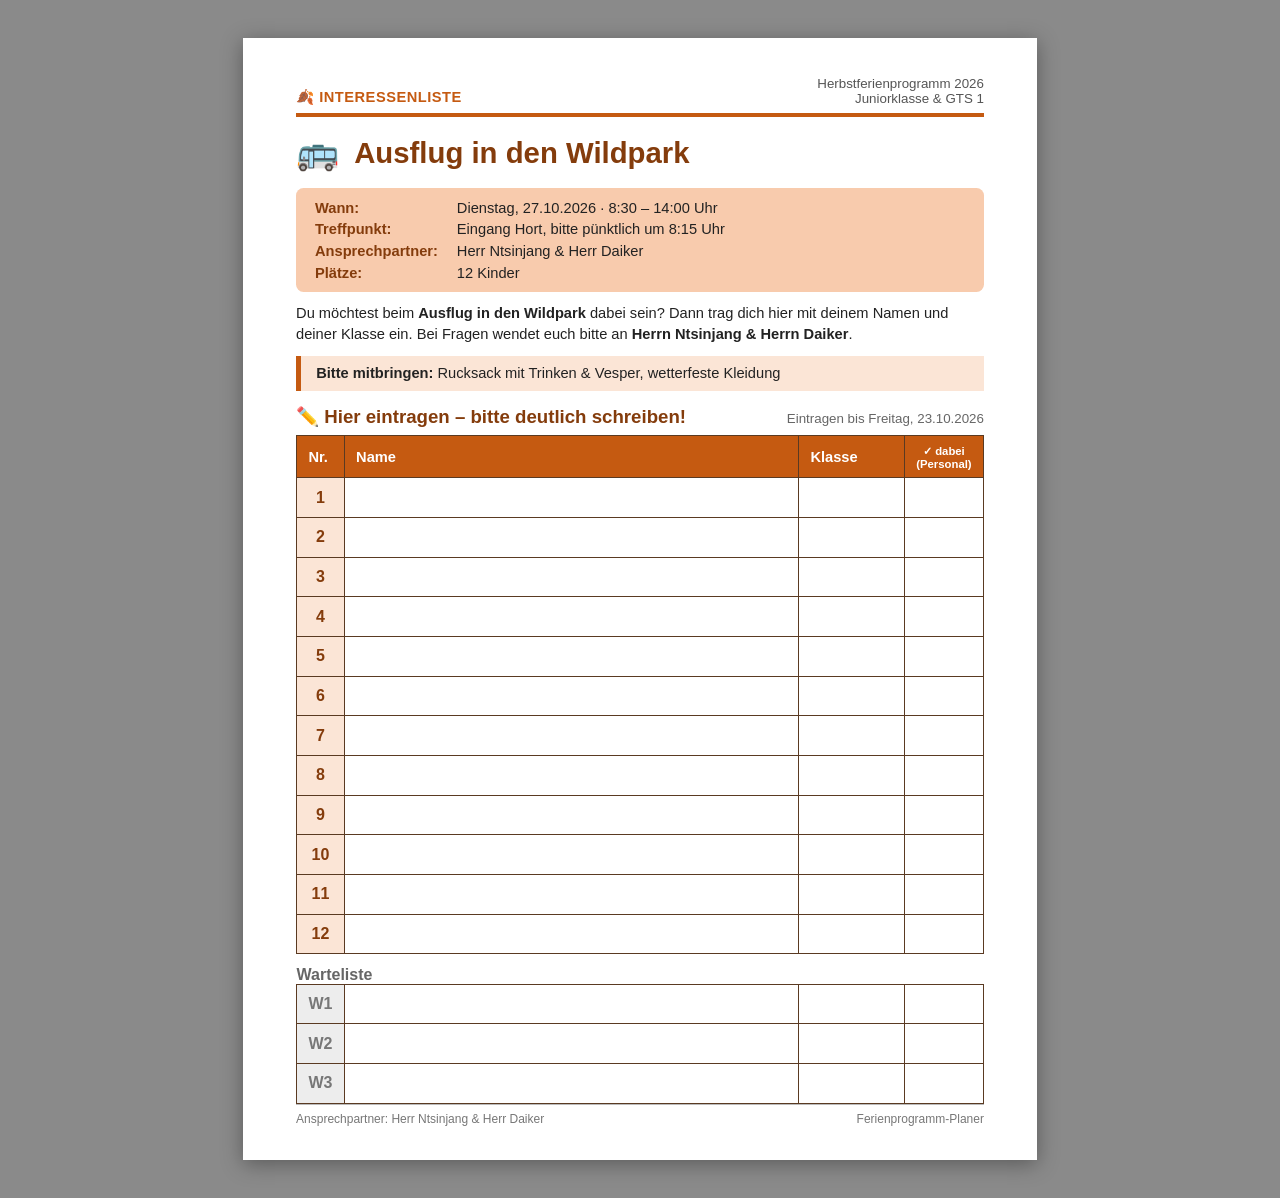
<file: ferienprogramm/probe-teilnehmerliste.html>
<!DOCTYPE html>
<html lang="de">
<head>
<meta charset="utf-8">
<title>Probe – Teilnehmerliste</title>
<style>
  :root {
    --head: #F8CBAD; --title: #843C0C; --accent: #C55A11; --note: #FBE5D6; --line: #5A3A22;
  }
  * { box-sizing: border-box; }
  body { margin: 0; background: #8a8a8a; font-family: Arial, Helvetica, sans-serif; color: #222; }
  .page {
    width: 210mm; height: 297mm; margin: 10mm auto; background: #fff;
    padding: 10mm 14mm; box-shadow: 0 4px 20px rgba(0,0,0,.35);
    display: flex; flex-direction: column;
  }
  @media print { body { background: #fff; } .page { margin: 0; box-shadow: none; } @page { size: A4 portrait; margin: 0; } }

  /* Kopf */
  .top { display: flex; justify-content: space-between; align-items: flex-end;
         border-bottom: 1.2mm solid var(--accent); padding-bottom: 2mm; }
  .top .kind { font-size: 11pt; color: var(--accent); font-weight: bold; letter-spacing: .5px; text-transform: uppercase; }
  .top .group { font-size: 10pt; color: #555; text-align: right; }
  h1 { margin: 4mm 0 0; font-size: 22pt; color: var(--title); display: flex; align-items: center; gap: 4mm; }
  h1 .ic { font-size: 26pt; }

  /* Info-Kasten */
  .info { display: grid; grid-template-columns: auto 1fr; gap: 1.5mm 5mm; margin-top: 4mm;
          background: var(--head); border-radius: 2mm; padding: 3mm 5mm; font-size: 11pt; }
  .info b { color: var(--title); }
  .text { margin-top: 3mm; font-size: 11pt; line-height: 1.4; }
  .hint { margin-top: 3mm; background: var(--note); border-left: 1.5mm solid var(--accent);
          padding: 2.5mm 4mm; font-size: 11pt; }

  /* Liste */
  .listhead { display: flex; justify-content: space-between; align-items: baseline; margin-top: 4mm; }
  .listhead h2 { margin: 0; font-size: 14pt; color: var(--title); }
  .listhead span { font-size: 10pt; color: #666; }
  table { width: 100%; border-collapse: collapse; margin-top: 2mm; }
  th { background: var(--accent); color: #fff; font-size: 11pt; text-align: left; padding: 2mm 3mm; border: .3mm solid var(--line); }
  td { height: 10.5mm; border: .3mm solid var(--line); padding: 0 3mm; font-size: 12pt; }
  td.nr { width: 12mm; text-align: center; font-weight: bold; color: var(--title); background: var(--note); }
  td.kl { width: 28mm; }
  td.ok { width: 18mm; }
  th.ok { font-size: 8.5pt; text-align: center; }
  tr.wait td.nr { background: #EDEDED; color: #777; }
  tr.sep td { height: 8mm; border-left: none; border-right: none; padding: 2mm 0 0; vertical-align: bottom; font-weight: bold; color: #666; }
  .wl { margin-top: 3mm; font-size: 12pt; font-weight: bold; color: #666; }

  .foot { margin-top: auto; padding-top: 2mm; border-top: .3mm solid #bbb; font-size: 9pt; color: #777;
          display: flex; justify-content: space-between; }
</style>
</head>
<body>
<div class="page">
  <div class="top">
    <div class="kind">🍂 Interessenliste</div>
    <div class="group">Herbstferienprogramm 2026<br>Juniorklasse &amp; GTS 1</div>
  </div>

  <h1><span class="ic">🚌</span>Ausflug in den Wildpark</h1>

  <div class="info">
    <b>Wann:</b>  <span>Dienstag, 27.10.2026 · 8:30 – 14:00 Uhr</span>
    <b>Treffpunkt:</b> <span>Eingang Hort, bitte pünktlich um 8:15 Uhr</span>
    <b>Ansprechpartner:</b> <span>Herr Ntsinjang &amp; Herr Daiker</span>
    <b>Plätze:</b> <span>12 Kinder</span>
  </div>

  <div class="text">
    Du möchtest beim <b>Ausflug in den Wildpark</b> dabei sein? Dann trag dich hier mit deinem Namen
    und deiner Klasse ein. Bei Fragen wendet euch bitte an <b>Herrn Ntsinjang &amp; Herrn Daiker</b>.
  </div>
  <div class="hint"><b>Bitte mitbringen:</b> Rucksack mit Trinken &amp; Vesper, wetterfeste Kleidung</div>

  <div class="listhead">
    <h2>✏️ Hier eintragen – bitte deutlich schreiben!</h2>
    <span>Eintragen bis Freitag, 23.10.2026</span>
  </div>
  <table>
    <thead><tr><th>Nr.</th><th>Name</th><th>Klasse</th><th class="ok">✓ dabei<br>(Personal)</th></tr></thead>
    <tbody>
      <tr><td class="nr">1</td><td></td><td class="kl"></td><td class="ok"></td></tr>
      <tr><td class="nr">2</td><td></td><td class="kl"></td><td class="ok"></td></tr>
      <tr><td class="nr">3</td><td></td><td class="kl"></td><td class="ok"></td></tr>
      <tr><td class="nr">4</td><td></td><td class="kl"></td><td class="ok"></td></tr>
      <tr><td class="nr">5</td><td></td><td class="kl"></td><td class="ok"></td></tr>
      <tr><td class="nr">6</td><td></td><td class="kl"></td><td class="ok"></td></tr>
      <tr><td class="nr">7</td><td></td><td class="kl"></td><td class="ok"></td></tr>
      <tr><td class="nr">8</td><td></td><td class="kl"></td><td class="ok"></td></tr>
      <tr><td class="nr">9</td><td></td><td class="kl"></td><td class="ok"></td></tr>
      <tr><td class="nr">10</td><td></td><td class="kl"></td><td class="ok"></td></tr>
      <tr><td class="nr">11</td><td></td><td class="kl"></td><td class="ok"></td></tr>
      <tr><td class="nr">12</td><td></td><td class="kl"></td><td class="ok"></td></tr>
      <tr class="sep"><td colspan="4">Warteliste</td></tr>
      <tr class="wait"><td class="nr">W1</td><td></td><td class="kl"></td><td class="ok"></td></tr>
      <tr class="wait"><td class="nr">W2</td><td></td><td class="kl"></td><td class="ok"></td></tr>
      <tr class="wait"><td class="nr">W3</td><td></td><td class="kl"></td><td class="ok"></td></tr>
    </tbody>
  </table>

  <div class="foot">
    <span>Ansprechpartner: Herr Ntsinjang &amp; Herr Daiker</span>
    <span>Ferienprogramm-Planer</span>
  </div>
</div>
</body>
</html>
</file>
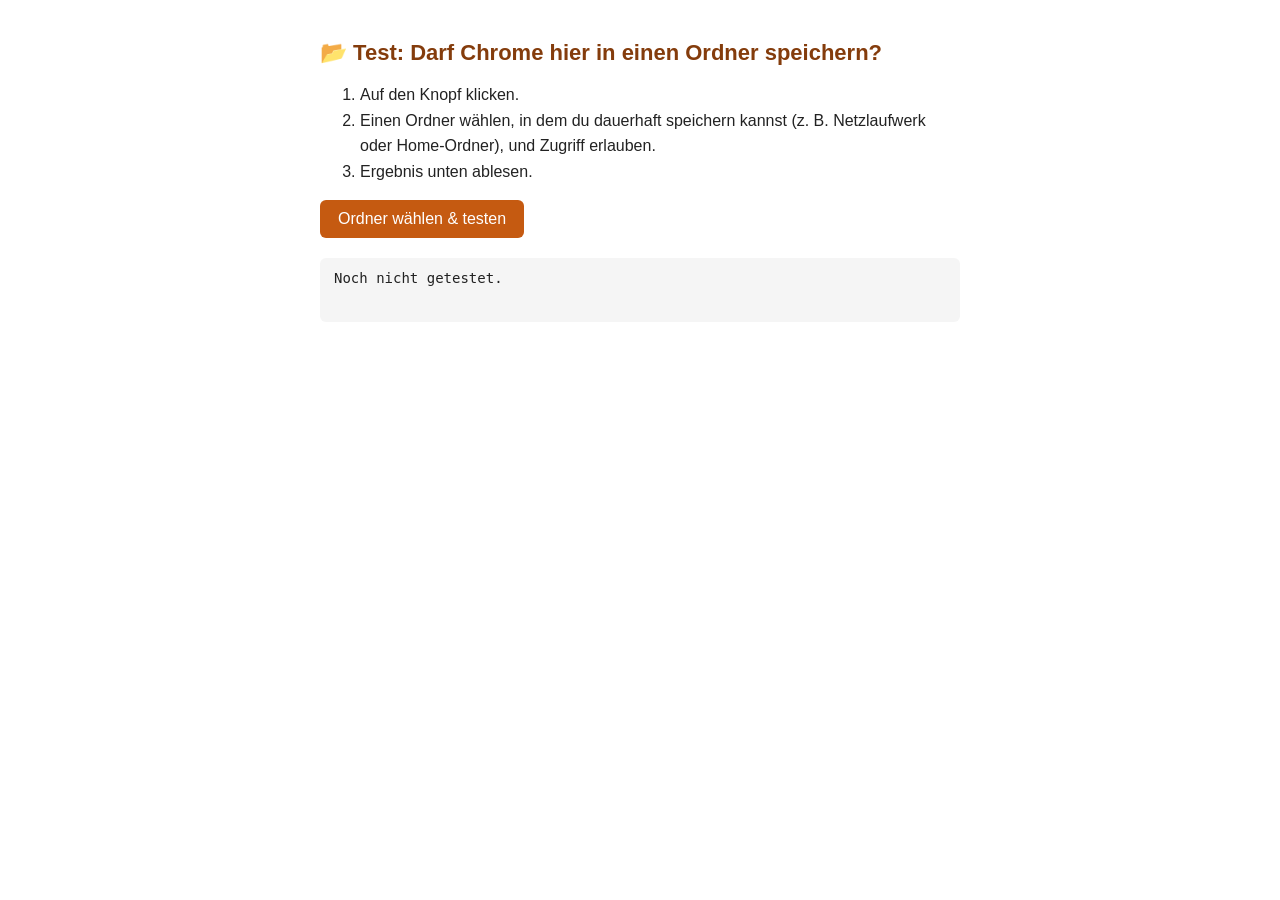
<file: ferienprogramm/test-datenordner.html>
<!DOCTYPE html>
<html lang="de">
<head>
<meta charset="utf-8">
<title>Test – Datenordner</title>
<style>
  body { font-family: Arial, sans-serif; max-width: 640px; margin: 40px auto; padding: 0 16px; color: #222; background: #fff; }
  h1 { color: #843C0C; font-size: 22px; }
  button { font-size: 16px; padding: 10px 18px; background: #C55A11; color: #fff; border: 0; border-radius: 6px; cursor: pointer; }
  ol { line-height: 1.6; }
  #log { margin-top: 20px; padding: 12px 14px; background: #f5f5f5; border-radius: 6px; white-space: pre-wrap; font-family: Consolas, monospace; font-size: 14px; min-height: 40px; }
  .ok { color: #2e7d32; font-weight: bold; } .err { color: #c62828; font-weight: bold; }
</style>
</head>
<body>
<h1>📂 Test: Darf Chrome hier in einen Ordner speichern?</h1>
<ol>
  <li>Auf den Knopf klicken.</li>
  <li>Einen Ordner wählen, in dem du dauerhaft speichern kannst (z. B. Netzlaufwerk oder Home-Ordner), und Zugriff erlauben.</li>
  <li>Ergebnis unten ablesen.</li>
</ol>
<button id="go">Ordner wählen &amp; testen</button>
<div id="log">Noch nicht getestet.</div>
<script>
const log = (t, c) => { const d = document.createElement("div"); if (c) d.className = c; d.textContent = t; document.getElementById("log").appendChild(d); };
document.getElementById("go").onclick = async () => {
  document.getElementById("log").textContent = "";
  log("Browser: " + navigator.userAgent.match(/(Chrome|Edg|Firefox)\/[\d.]+/g)?.join(", "));
  if (!window.showDirectoryPicker) { log("✗ Ordnerzugriff wird von diesem Browser nicht unterstützt (oder ist gesperrt).", "err"); return; }
  try {
    const dir = await window.showDirectoryPicker({ mode: "readwrite" });
    log("✓ Ordner gewählt: " + dir.name, "ok");
    const sub = await dir.getDirectoryHandle("ferienplaner-test", { create: true });
    const fh = await sub.getFileHandle("test.json", { create: true });
    const w = await fh.createWritable();
    const data = { test: true, zeit: new Date().toLocaleString("de-DE") };
    await w.write(JSON.stringify(data, null, 2)); await w.close();
    log("✓ Datei geschrieben: ferienplaner-test/test.json", "ok");
    const back = JSON.parse(await (await fh.getFile()).text());
    log("✓ Datei wieder gelesen (" + back.zeit + ")", "ok");
    log("\n👍 Alles klappt – der Datenordner kann genutzt werden.", "ok");
    log("Den Ordner „ferienplaner-test“ kannst du danach löschen.");
  } catch (e) {
    if (e.name === "AbortError") log("Abgebrochen (kein Ordner gewählt).");
    else log("✗ Fehler: " + e.name + " – " + e.message, "err");
  }
};
</script>
</body>
</html>
</file>
